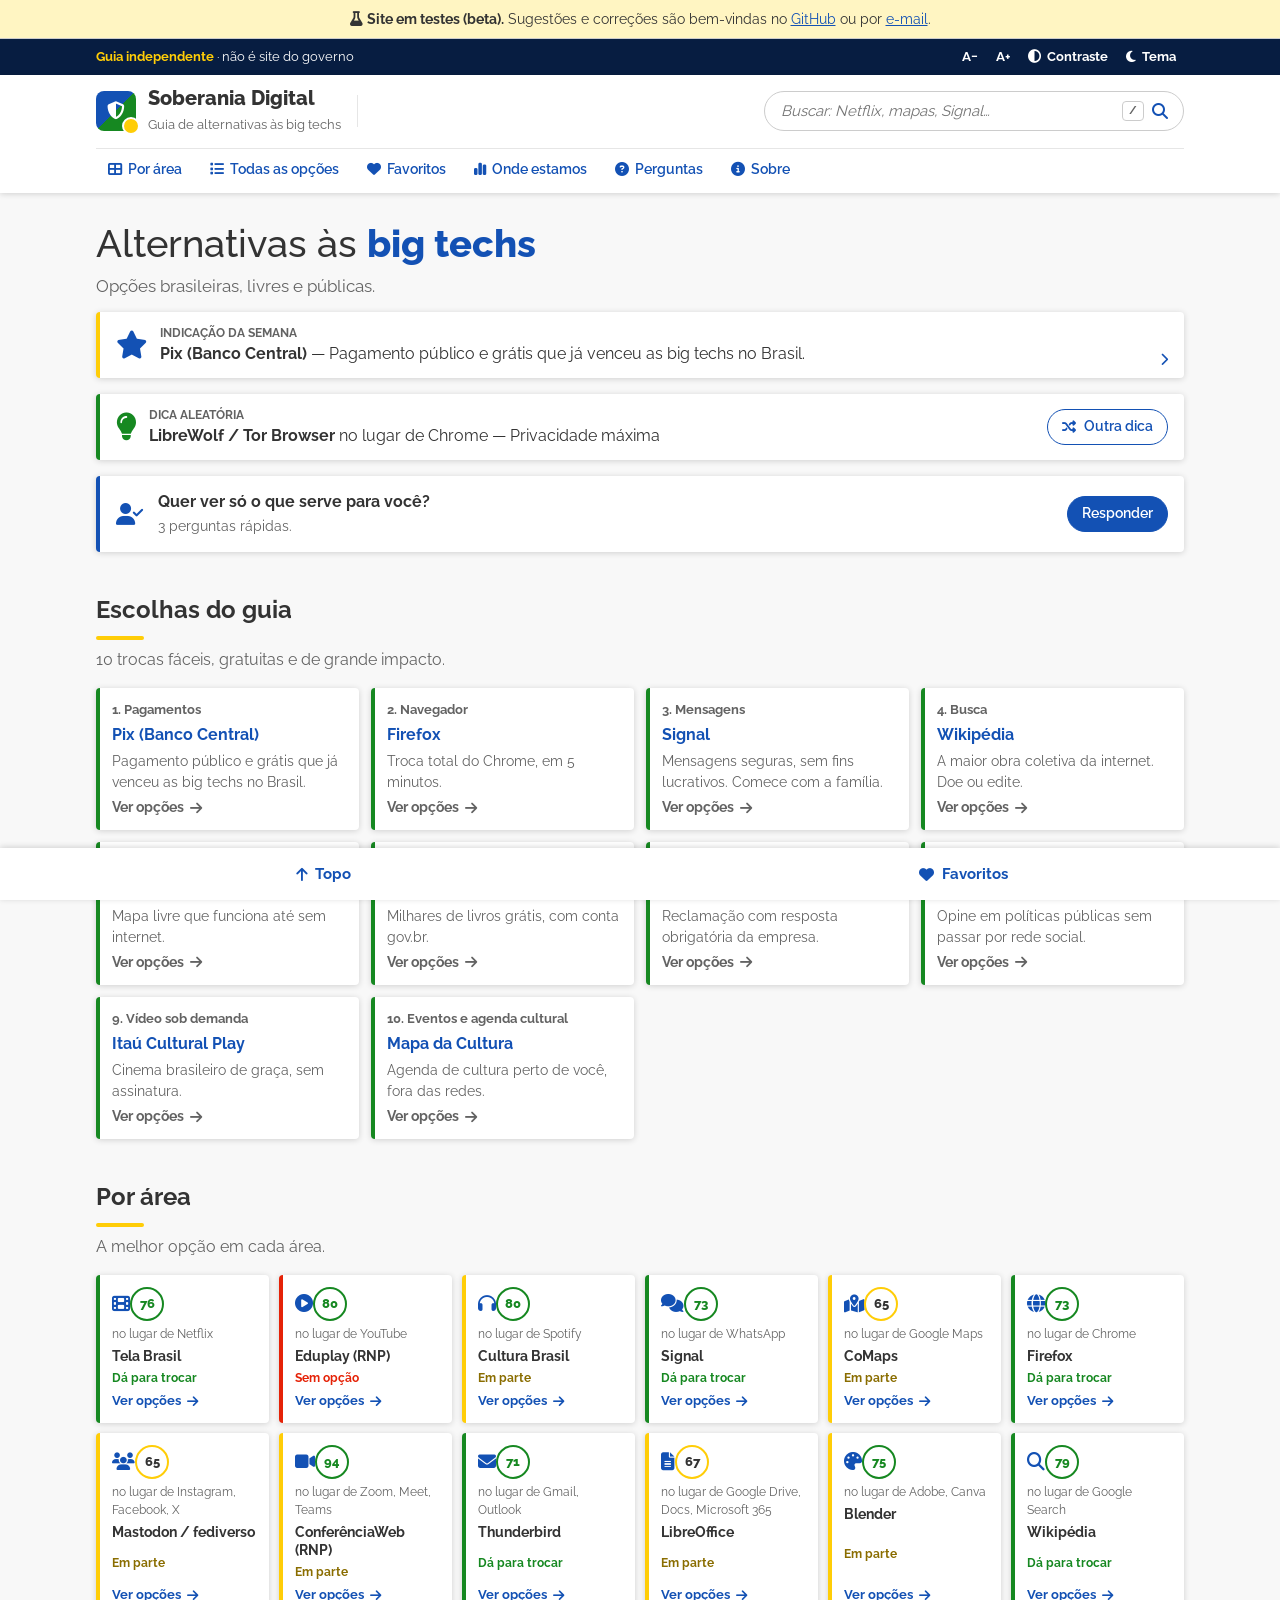
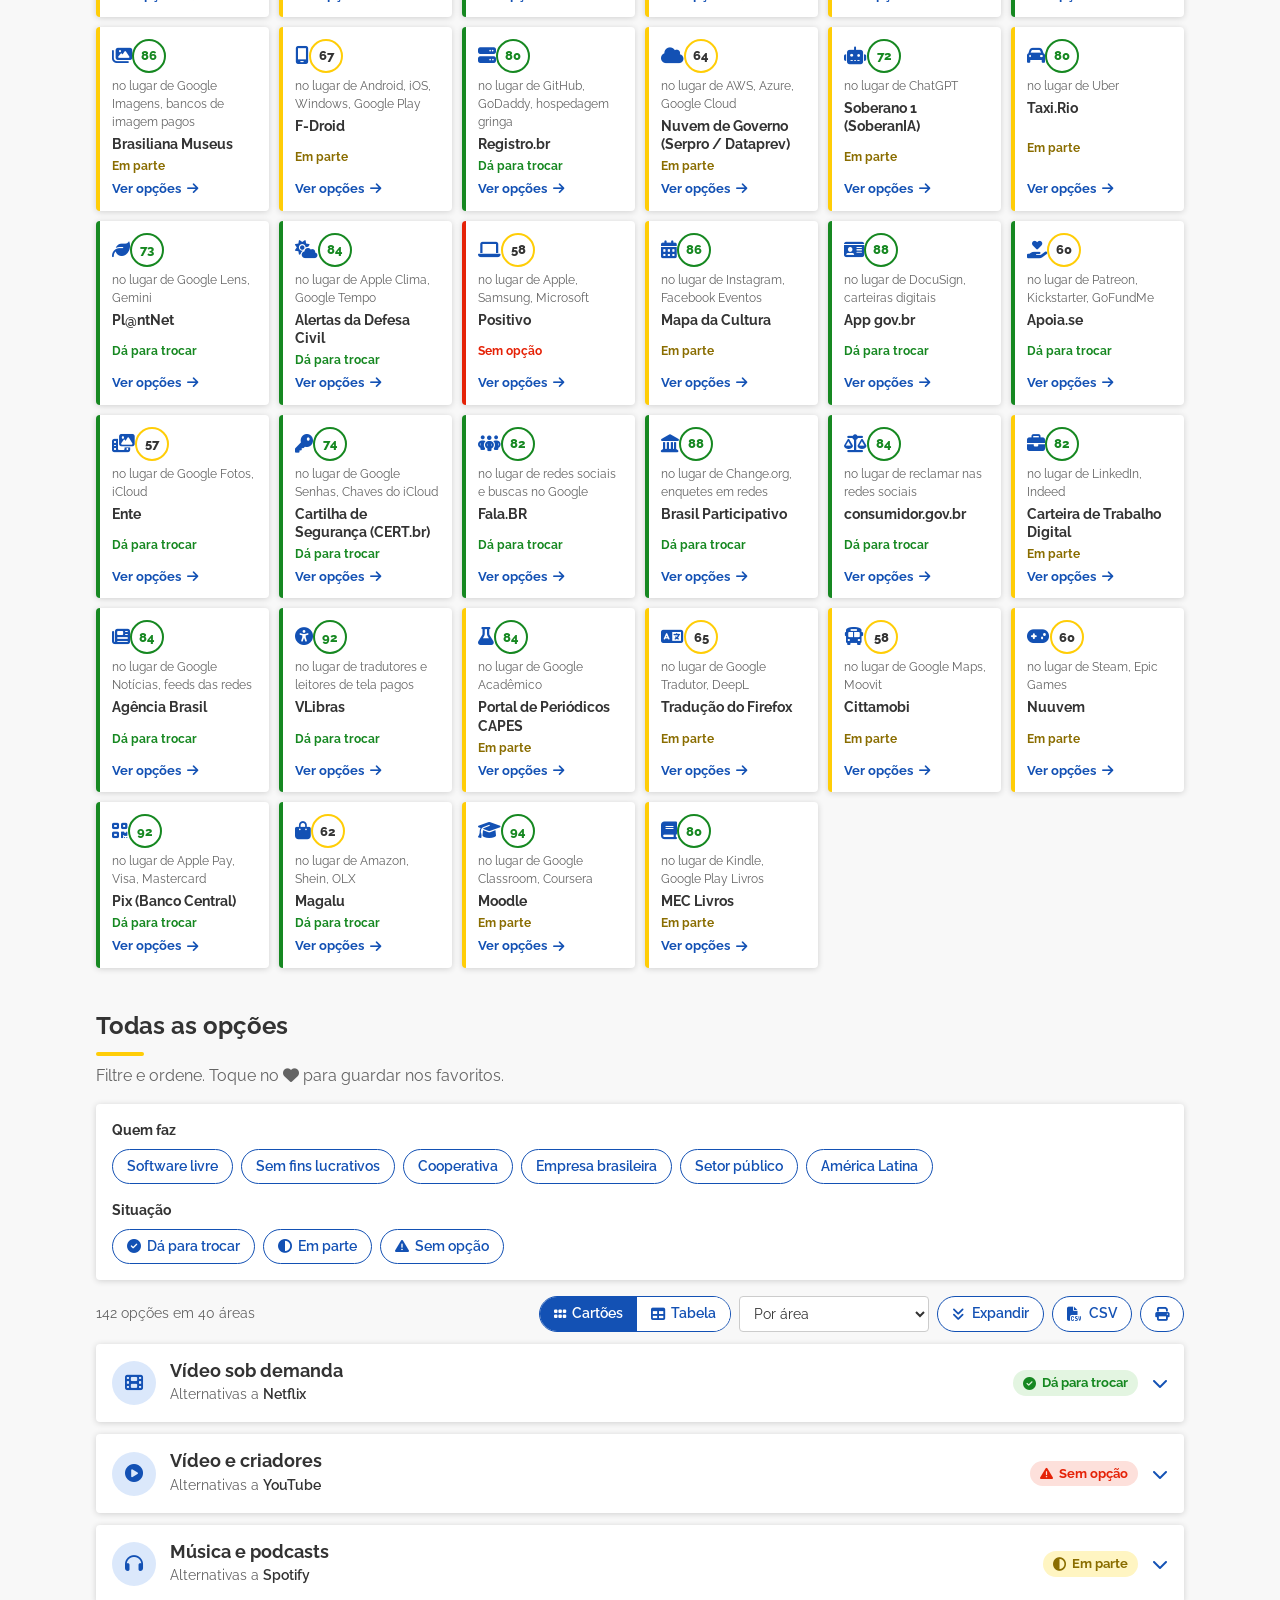
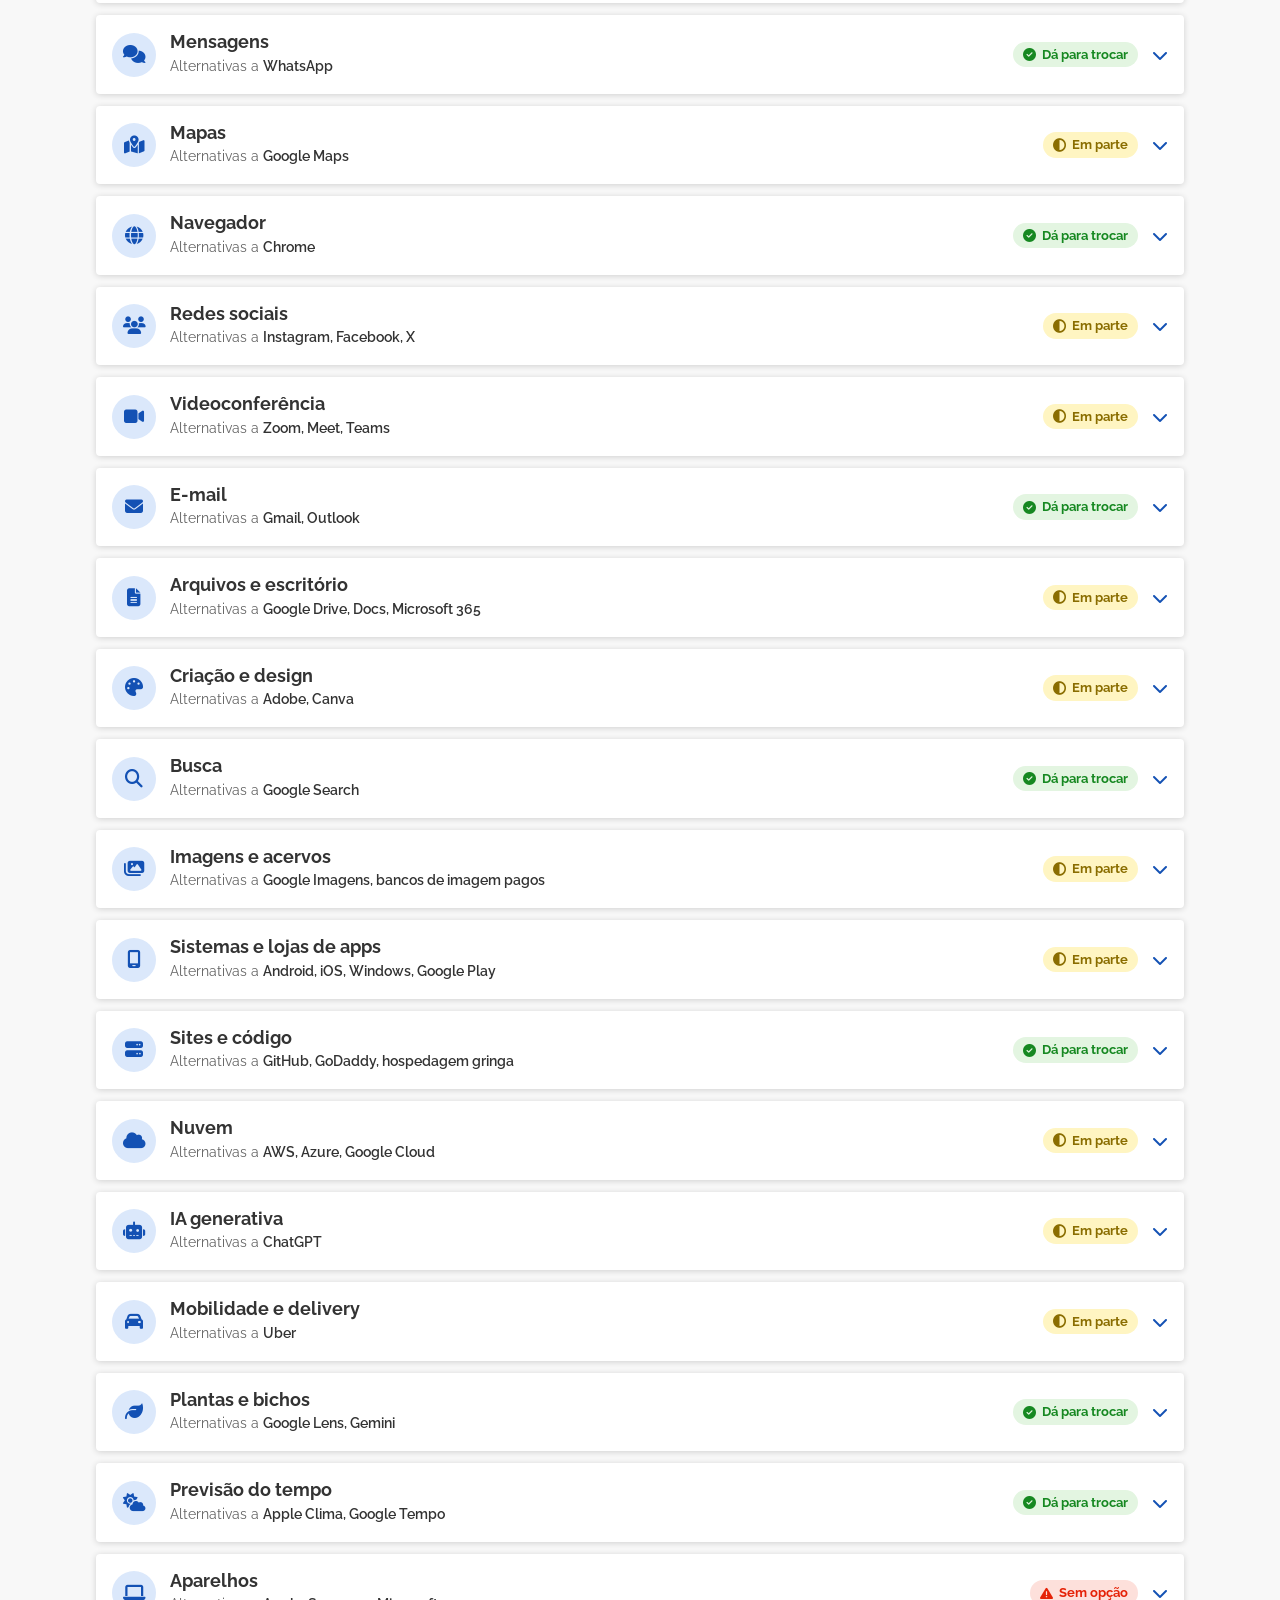
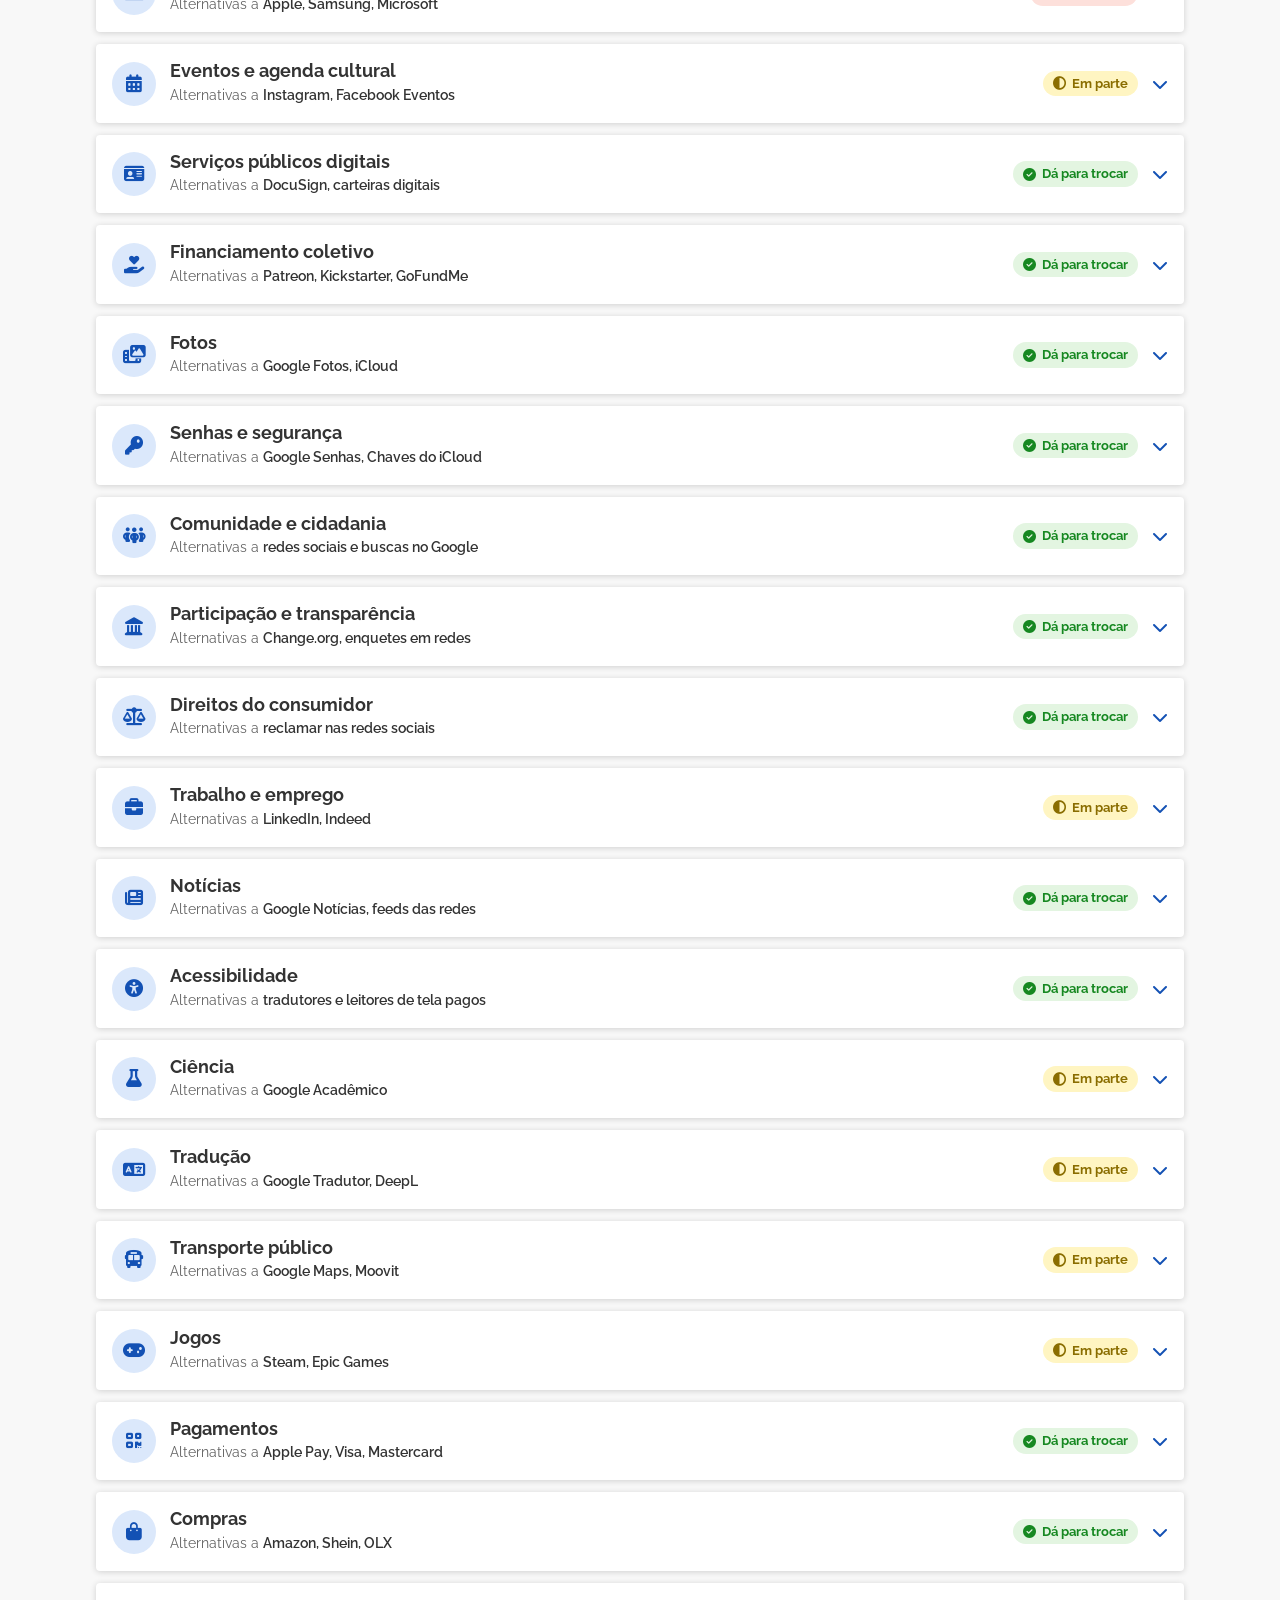
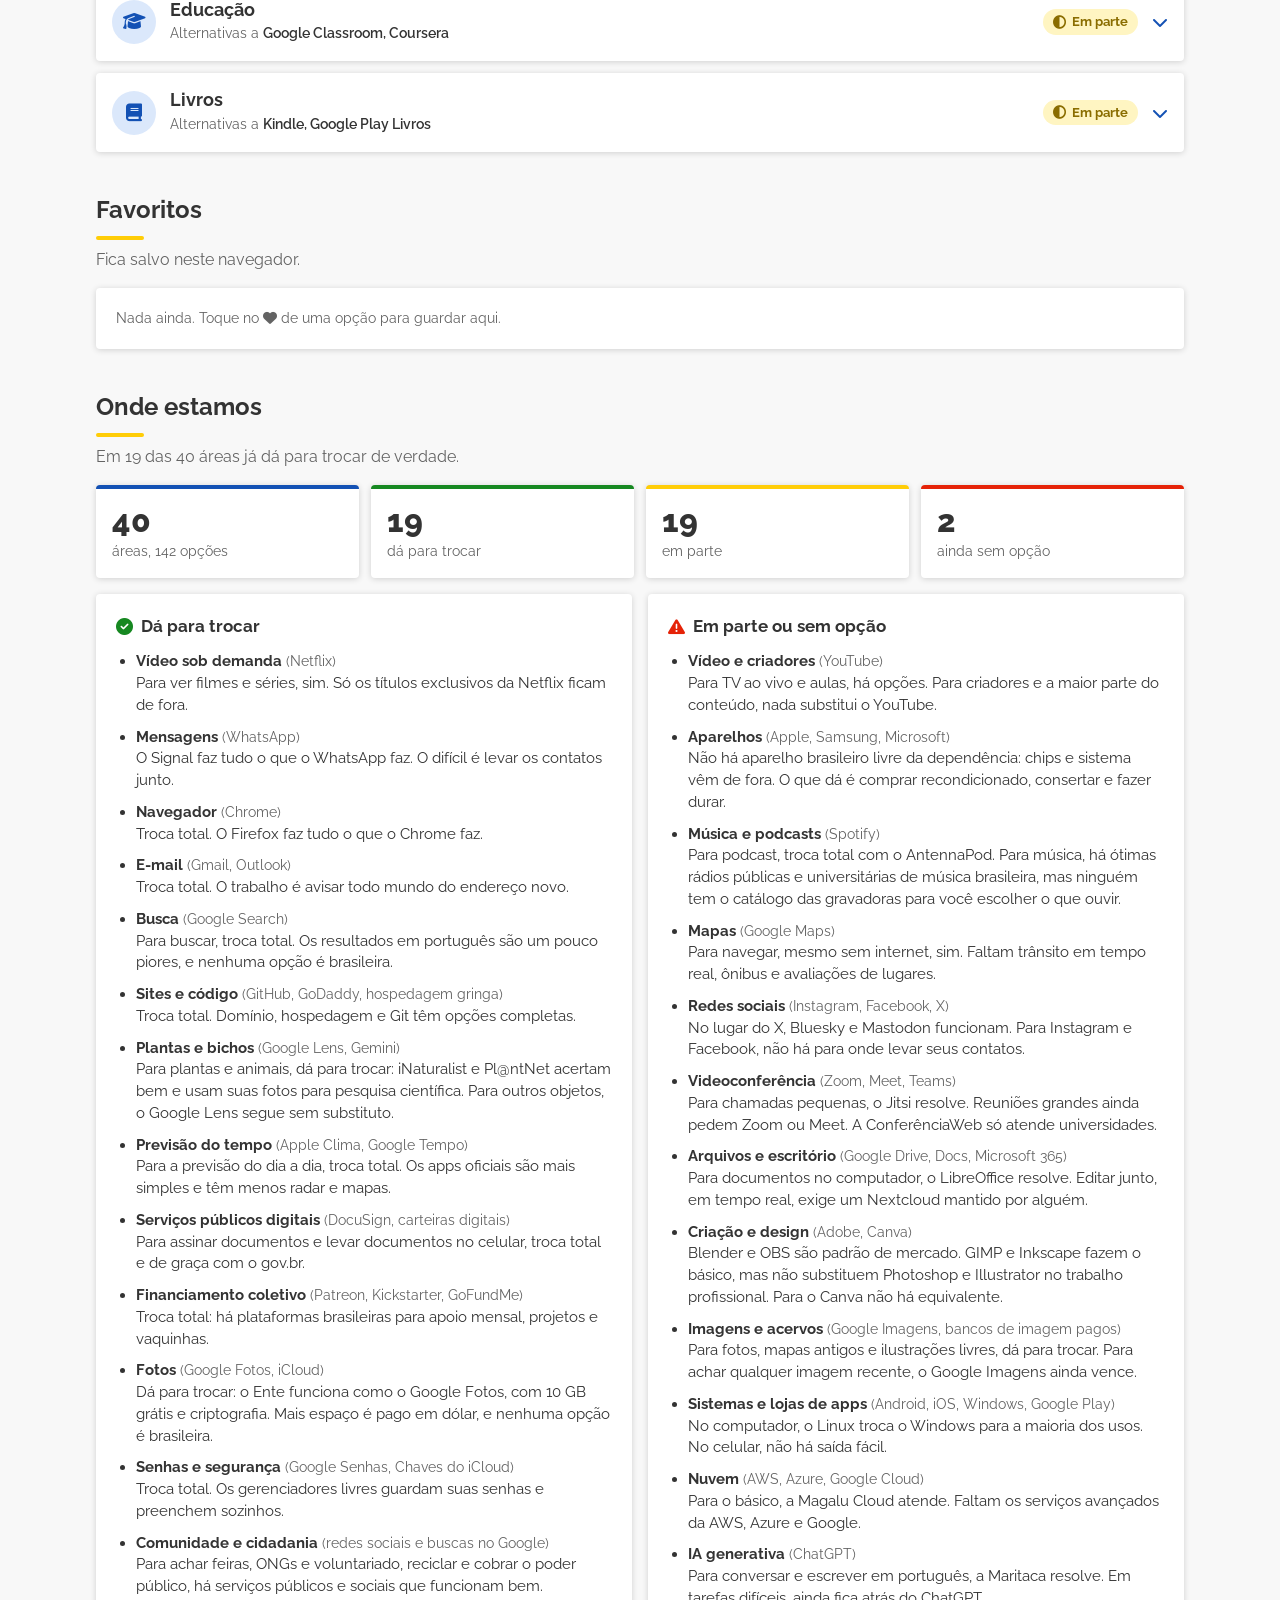
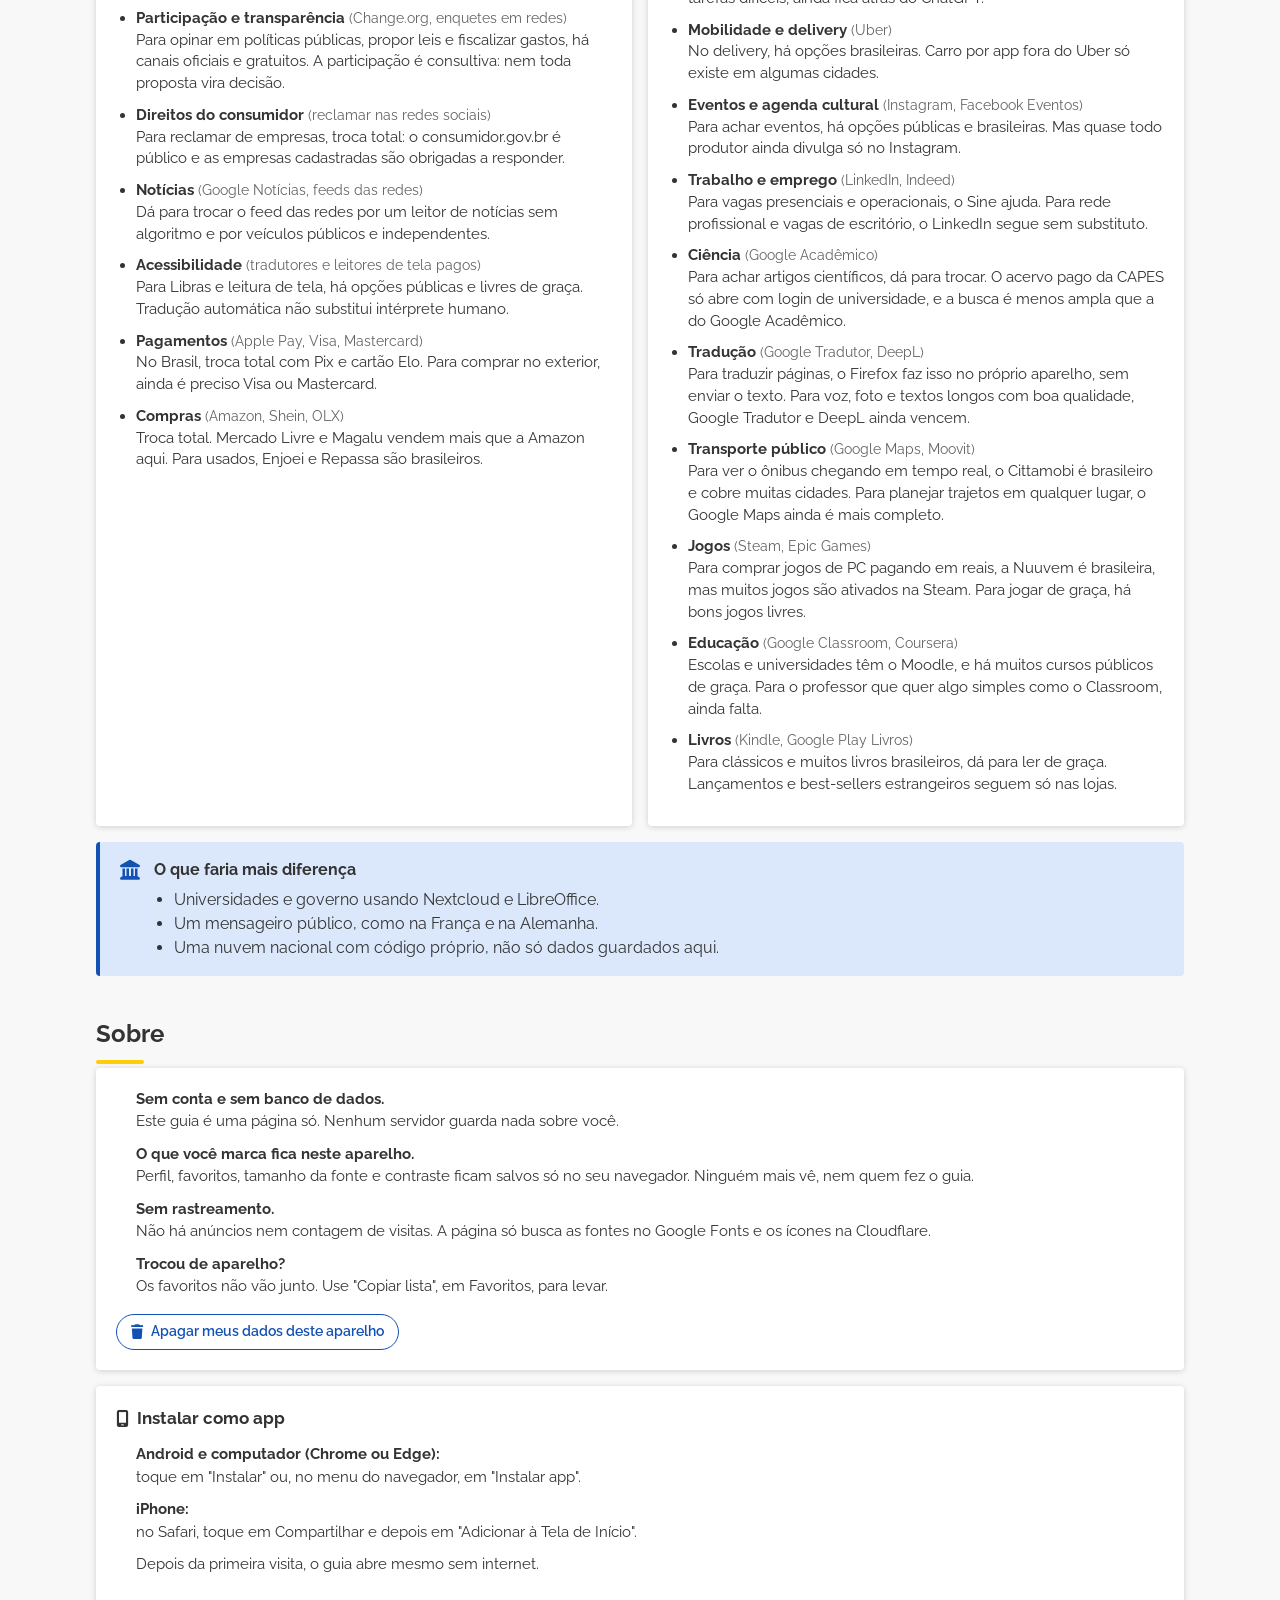
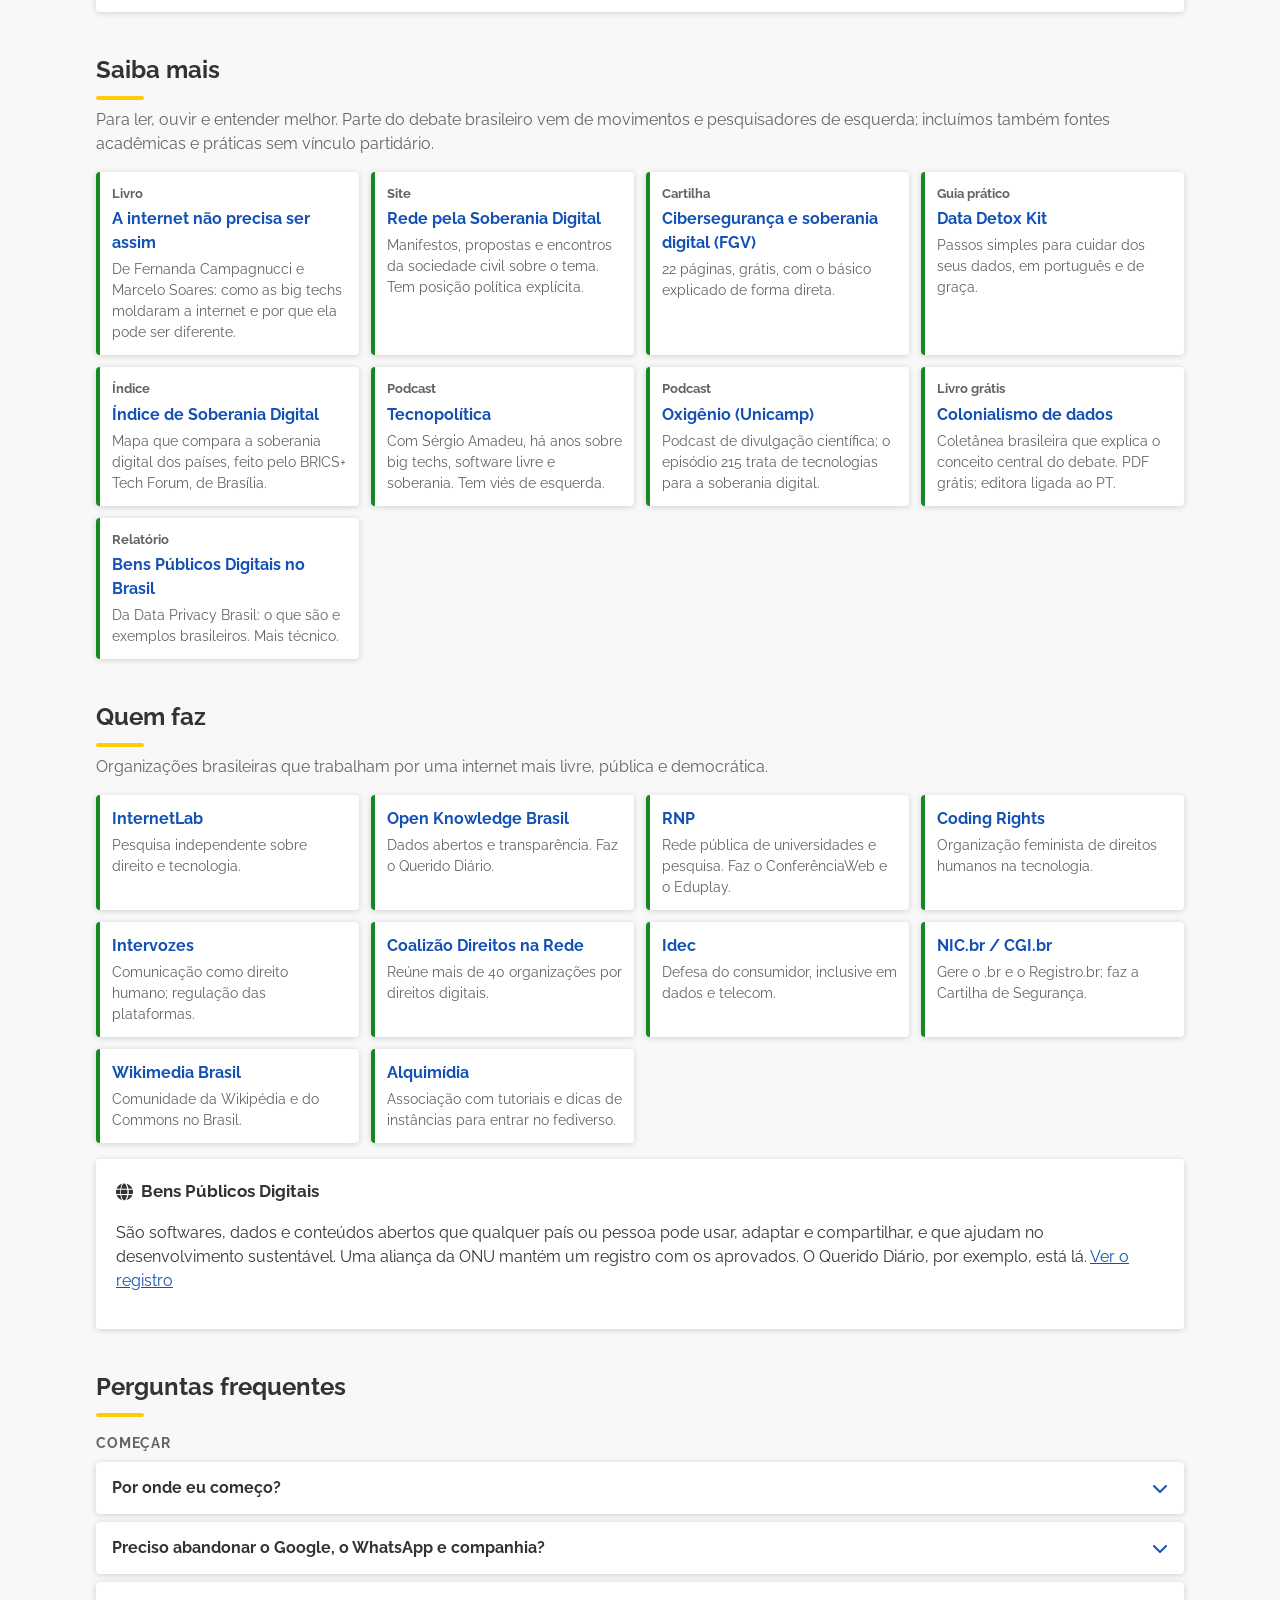
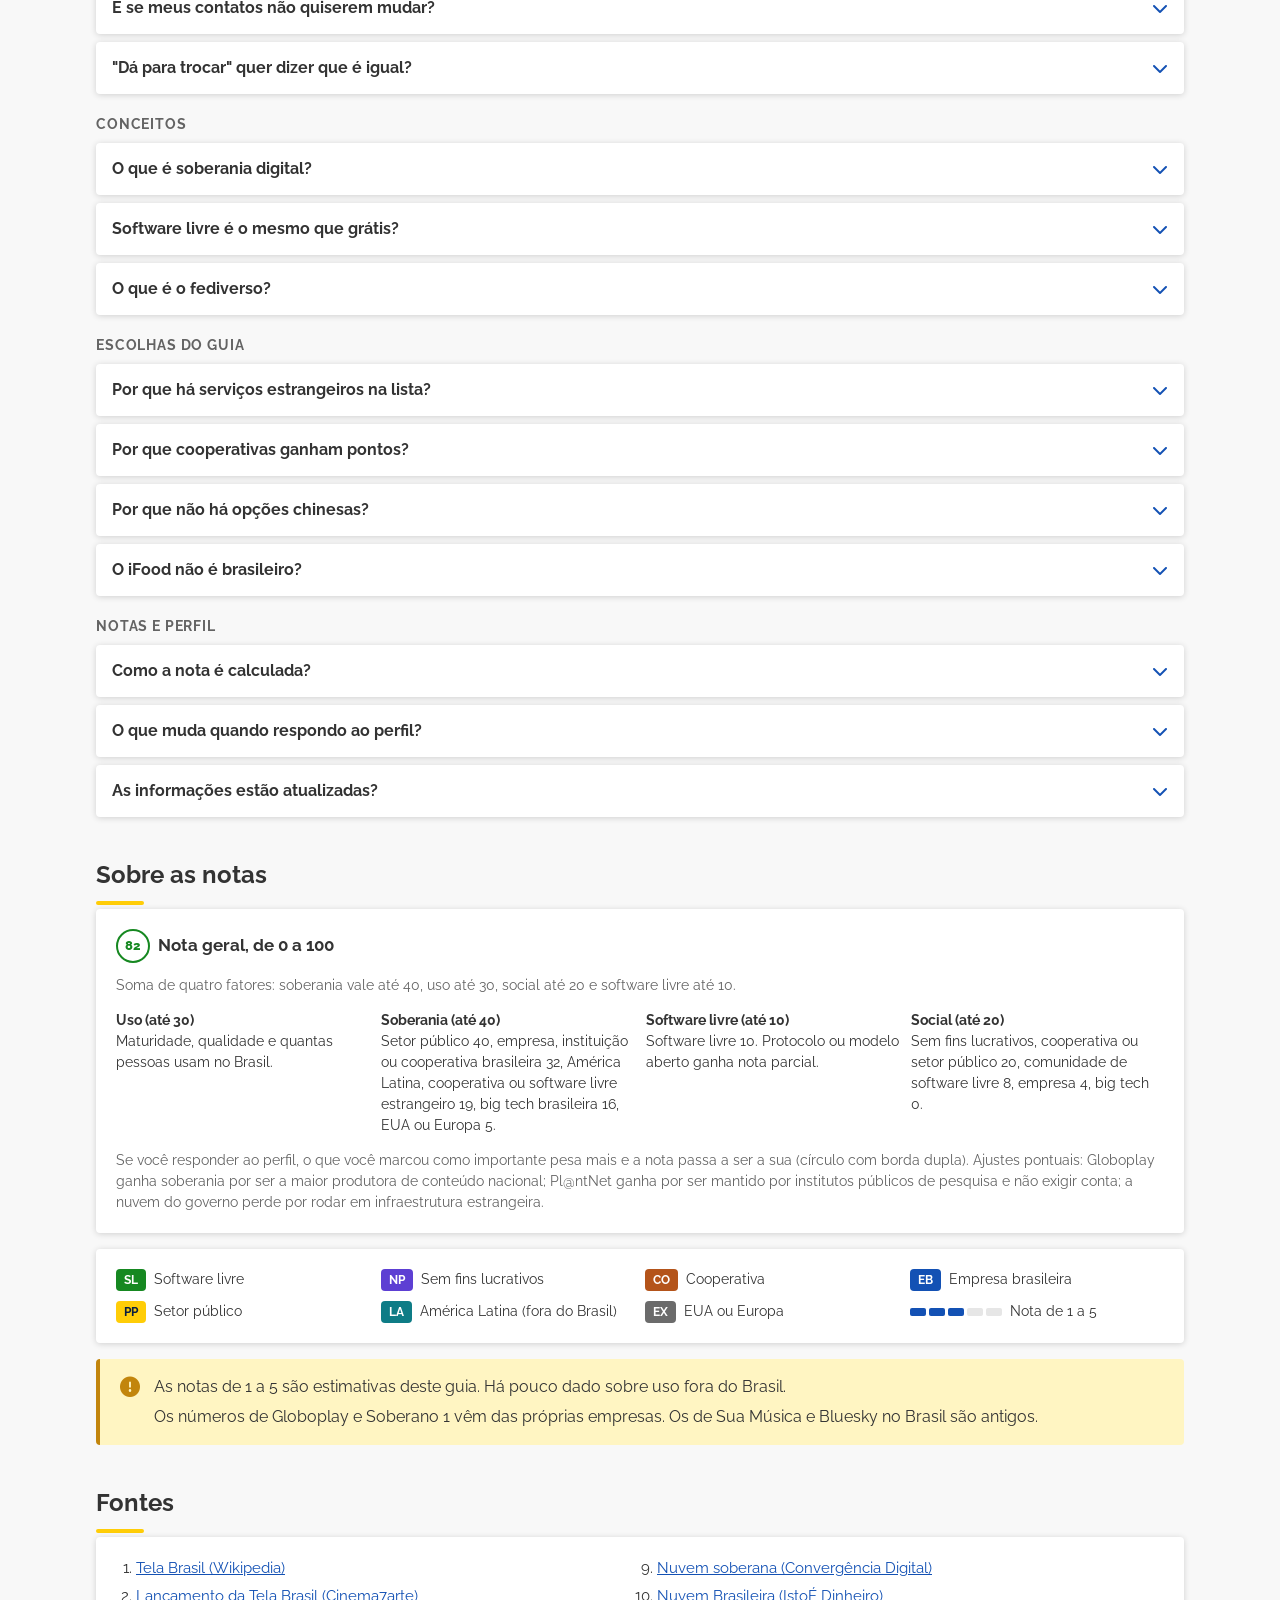
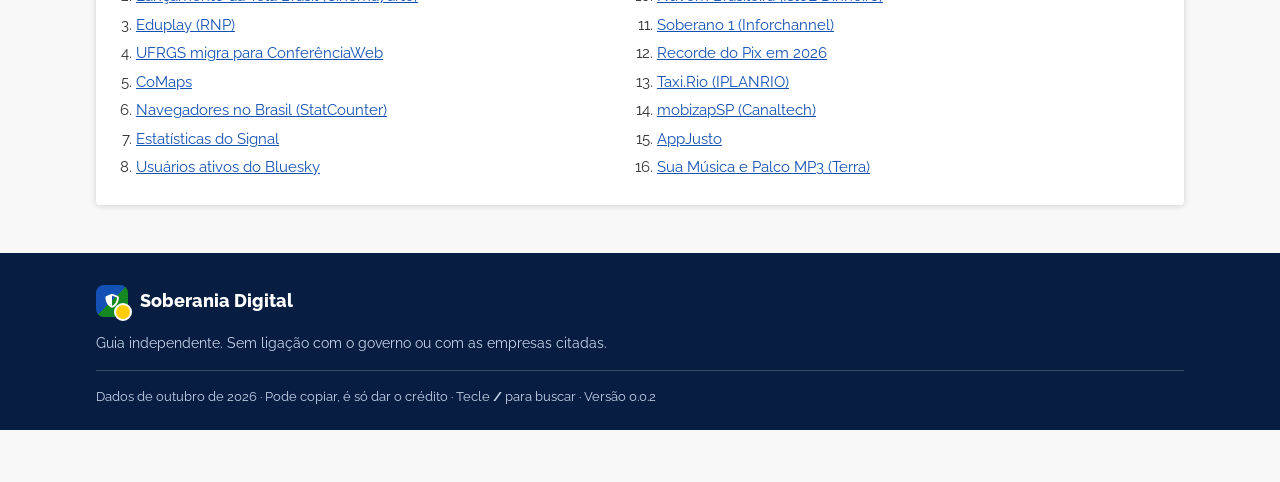
<file: index.html>
<!doctype html>
<html lang="pt-BR">
<head>
<meta charset="utf-8">
<meta name="viewport" content="width=device-width, initial-scale=1">
<title>Soberania Digital: alternativas brasileiras e livres às big techs</title>
<meta name="description" content="Alternativas nacionais, livres e públicas ao WhatsApp, Gmail, Google Drive, Netflix e outros serviços das big techs.">
<!-- ponytail: hosted at tiago.bio.br; change all occurrences (here, robots.txt, sitemap.xml) if hosted elsewhere -->
<link rel="canonical" href="https://tiago.bio.br/soberania-digital/">
<meta property="og:type" content="website">
<meta property="og:locale" content="pt_BR">
<meta property="og:site_name" content="Soberania Digital">
<meta property="og:title" content="Soberania Digital: alternativas às big techs">
<meta property="og:description" content="Alternativas nacionais, livres e públicas ao WhatsApp, Gmail, Google Drive, Netflix e outros serviços das big techs.">
<meta property="og:url" content="https://tiago.bio.br/soberania-digital/">
<meta property="og:image" content="https://tiago.bio.br/soberania-digital/og-image.png">
<meta property="og:image:width" content="1200">
<meta property="og:image:height" content="630">
<meta property="og:image:alt" content="Soberania Digital: alternativas brasileiras e livres às big techs">
<meta name="twitter:card" content="summary_large_image">
<!--ld-->
<script type="application/ld+json">{"@context":"https://schema.org","@type":"WebSite","name":"Soberania Digital","url":"https://tiago.bio.br/soberania-digital/","inLanguage":"pt-BR","description":"Guia de alternativas nacionais, livres e públicas aos serviços das big techs.","mainEntity":{"@type":"ItemList","numberOfItems":142,"itemListElement":[{"@type":"ListItem","position":1,"name":"Globoplay","description":"Alternativa a Netflix. O maior do Brasil","url":"https://globoplay.globo.com"},{"@type":"ListItem","position":2,"name":"Tela Brasil","description":"Alternativa a Netflix. Grátis e sem anúncios","url":"https://telabrasil.cultura.gov.br"},{"@type":"ListItem","position":3,"name":"Belas Artes à La Carte","description":"Alternativa a Netflix. Clássicos e filmes de arte, barato","url":"https://www.belasartesalacarte.com.br"},{"@type":"ListItem","position":4,"name":"Itaú Cultural Play","description":"Alternativa a Netflix. Só cinema brasileiro, grátis e com ótima curadoria","url":"https://www.itauculturalplay.com.br"},{"@type":"ListItem","position":5,"name":"Sesc Digital","description":"Alternativa a Netflix. Filmes, shows, teatro e cursos de graça","url":"https://sesc.digital"},{"@type":"ListItem","position":6,"name":"Spcine Play","description":"Alternativa a Netflix. Cinema paulista grátis, da Prefeitura de São Paulo","url":"https://www.spcineplay.com.br"},{"@type":"ListItem","position":7,"name":"Cine Humberto Mauro Mais","description":"Alternativa a Netflix. Clássicos e filmes raros, restaurados, do governo de Minas","url":"https://www.cinehumbertomauromais.com"},{"@type":"ListItem","position":8,"name":"Libreflix","description":"Alternativa a Netflix. Filmes independentes com licença livre","url":"https://libreflix.org"},{"@type":"ListItem","position":9,"name":"Ubuplay","description":"Alternativa a Netflix. Cinema de realizadores negros, da UFF","url":"https://www.ubuplay.com"},{"@type":"ListItem","position":10,"name":"TV Brasil Play","description":"Alternativa a Netflix. Grátis: programação da TV pública","url":"https://www.gov.br/pt-br/servicos/acessar-gratuitamente-programas-da-tv-brasil-via-aplicativo-ebc-play"},{"@type":"ListItem","position":11,"name":"Cultura Play","description":"Alternativa a Netflix. Grátis, com o acervo da TV Cultura","url":"https://culturaplay.tvcultura.com.br"},{"@type":"ListItem","position":12,"name":"PeerTube","description":"Alternativa a YouTube. Sem anúncios e sem dono","url":"https://joinpeertube.org"},{"@type":"ListItem","position":13,"name":"Eduplay (RNP)","description":"Alternativa a YouTube. Mais de 90 mil vídeos de universidades","url":"https://eduplay.rnp.br"},{"@type":"ListItem","position":14,"name":"Apps de TV aberta (Globoplay grátis, +SBT, RecordPlus, Bandplay)","description":"Alternativa a YouTube. TV ao vivo de graça"},{"@type":"ListItem","position":15,"name":"AntennaPod","description":"Alternativa a Spotify. Podcasts sem conta nem rastreio","url":"https://antennapod.org"},{"@type":"ListItem","position":16,"name":"Palco MP3","description":"Alternativa a Spotify. Muita música independente","url":"https://www.palcomp3.com.br"},{"@type":"ListItem","position":17,"name":"Sua Música","description":"Alternativa a Spotify. Forte em forró e arrocha","url":"https://suamusica.com.br"},{"@type":"ListItem","position":18,"name":"Rádios EBC","description":"Alternativa a Spotify. Rádios públicas ao vivo, como MEC e Nacional"},{"@type":"ListItem","position":19,"name":"Rádio Batuta (IMS)","description":"Alternativa a Spotify. Web rádios de música brasileira do Instituto Moreira Salles, sem anúncios","url":"https://radiobatuta.ims.com.br"},{"@type":"ListItem","position":20,"name":"Cultura Brasil","description":"Alternativa a Spotify. Rádio pública paulista dedicada à música brasileira","url":"https://culturabrasil.cmais.com.br"},{"@type":"ListItem","position":21,"name":"Rádios universitárias e estaduais","description":"Alternativa a Spotify. Rádio USP, UFMG Educativa, Inconfidência e outras, com muita música brasileira"},{"@type":"ListItem","position":22,"name":"Signal","description":"Alternativa a WhatsApp. O mais seguro; quase não guarda dados","url":"https://signal.org"},{"@type":"ListItem","position":23,"name":"Matrix / Element","description":"Alternativa a WhatsApp. Dá para ter servidor próprio","url":"https://element.io"},{"@type":"ListItem","position":24,"name":"Delta Chat","description":"Alternativa a WhatsApp. Mensageiro livre que usa o e-mail, sem número de telefone","url":"https://delta.chat"},{"@type":"ListItem","position":25,"name":"CoMaps","description":"Alternativa a Google Maps. Funciona sem internet e usa o mapa aberto do OpenStreetMap","url":"https://www.comaps.app"},{"@type":"ListItem","position":26,"name":"Firefox","description":"Alternativa a Chrome. O único grande que não é do Google","url":"https://www.mozilla.org/firefox/"},{"@type":"ListItem","position":27,"name":"LibreWolf / Tor Browser","description":"Alternativa a Chrome. Privacidade máxima","url":"https://www.torproject.org"},{"@type":"ListItem","position":28,"name":"Firefox Focus","description":"Alternativa a Chrome. Navegador de celular que apaga tudo ao fechar","url":"https://www.mozilla.org/firefox/browsers/mobile/focus/"},{"@type":"ListItem","position":29,"name":"Mastodon / fediverso","description":"Alternativa a Instagram, Facebook, X. Sem dono e sem anúncios","url":"https://joinmastodon.org"},{"@type":"ListItem","position":30,"name":"Bluesky","description":"Alternativa a Instagram, Facebook, X. A alternativa ao X, sem ligação com Musk; virou o destino de quem saiu de lá","url":"https://bsky.app"},{"@type":"ListItem","position":31,"name":"Pixelfed","description":"Alternativa a Instagram, Facebook, X. Instagram sem anúncios","url":"https://pixelfed.org"},{"@type":"ListItem","position":32,"name":"Blog pessoal","description":"Alternativa a Instagram, Facebook, X. Seu canto na internet, sem algoritmo e sem dono"},{"@type":"ListItem","position":33,"name":"ConferênciaWeb (RNP)","description":"Alternativa a Zoom, Meet, Teams. Grátis para universidades","url":"https://conferenciaweb.rnp.br"},{"@type":"ListItem","position":34,"name":"Mconf","description":"Alternativa a Zoom, Meet, Teams. Brasileira; usada até na Justiça","url":"https://elos.vc"},{"@type":"ListItem","position":35,"name":"Jitsi Meet","description":"Alternativa a Zoom, Meet, Teams. Não precisa de conta","url":"https://meet.jit.si"},{"@type":"ListItem","position":36,"name":"BigBlueButton","description":"Alternativa a Zoom, Meet, Teams. Livre e feito para aula; é a base da ConferênciaWeb e do Mconf","url":"https://bigbluebutton.org"},{"@type":"ListItem","position":37,"name":"Provedores BR (Locaweb, UOL)","description":"Alternativa a Gmail, Outlook. Dados ficam no Brasil","url":"https://www.locaweb.com.br"},{"@type":"ListItem","position":38,"name":"Proton / Tuta","description":"Alternativa a Gmail, Outlook. E-mail com criptografia","url":"https://proton.me"},{"@type":"ListItem","position":39,"name":"Thunderbird","description":"Alternativa a Gmail, Outlook. Programa de e-mail livre que junta várias contas","url":"https://www.thunderbird.net"},{"@type":"ListItem","position":40,"name":"LibreOffice","description":"Alternativa a Google Drive, Docs, Microsoft 365. Grátis e funciona sem internet","url":"https://pt-br.libreoffice.org"},{"@type":"ListItem","position":41,"name":"Nextcloud + Collabora / ONLYOFFICE","description":"Alternativa a Google Drive, Docs, Microsoft 365. Seu próprio Drive","url":"https://nextcloud.com"},{"@type":"ListItem","position":42,"name":"CryptPad","description":"Alternativa a Google Drive, Docs, Microsoft 365. Documentos colaborativos com criptografia, sem cadastro","url":"https://cryptpad.org"},{"@type":"ListItem","position":43,"name":"Blender","description":"Alternativa a Adobe, Canva. Referência mundial em 3D e animação","url":"https://www.blender.org"},{"@type":"ListItem","position":44,"name":"OBS Studio","description":"Alternativa a Adobe, Canva. Padrão para gravar a tela e fazer live","url":"https://obsproject.com"},{"@type":"ListItem","position":45,"name":"Inkscape","description":"Alternativa a Adobe, Canva. Desenho vetorial, no lugar do Illustrator","url":"https://inkscape.org"},{"@type":"ListItem","position":46,"name":"GIMP","description":"Alternativa a Adobe, Canva. Edita foto de graça, no lugar do Photoshop","url":"https://www.gimp.org"},{"@type":"ListItem","position":47,"name":"DuckDuckGo","description":"Alternativa a Google Search. Não rastreia","url":"https://duckduckgo.com"},{"@type":"ListItem","position":48,"name":"Ecosia / Qwant","description":"Alternativa a Google Search. Europeus","url":"https://www.ecosia.org"},{"@type":"ListItem","position":49,"name":"Wikipédia","description":"Alternativa a Google Search. Resolve boa parte das buscas por informação","url":"https://pt.wikipedia.org"},{"@type":"ListItem","position":50,"name":"SearXNG","description":"Alternativa a Google Search. Buscador livre que junta resultados sem rastrear","url":"https://docs.searxng.org"},{"@type":"ListItem","position":51,"name":"Wikimedia Commons","description":"Alternativa a Google Imagens, bancos de imagem pagos. Mais de 50 milhões de imagens, vídeos e sons livres","url":"https://commons.wikimedia.org"},{"@type":"ListItem","position":52,"name":"Brasiliana Fotográfica","description":"Alternativa a Google Imagens, bancos de imagem pagos. Fotos históricas do Brasil, dos séculos 19 e 20","url":"https://brasilianafotografica.bn.gov.br"},{"@type":"ListItem","position":53,"name":"Brasiliana Museus","description":"Alternativa a Google Imagens, bancos de imagem pagos. Acervos de museus públicos, em software livre brasileiro","url":"https://brasiliana.museus.gov.br"},{"@type":"ListItem","position":54,"name":"Linux desktop (Ubuntu, Fedora, Debian, BigLinux)","description":"Alternativa a Android, iOS, Windows, Google Play. Grátis; roda em PC velho","url":"https://ubuntu.com"},{"@type":"ListItem","position":55,"name":"/e/OS, LineageOS, GrapheneOS","description":"Alternativa a Android, iOS, Windows, Google Play. Android sem Google","url":"https://e.foundation"},{"@type":"ListItem","position":56,"name":"F-Droid","description":"Alternativa a Android, iOS, Windows, Google Play. Só apps livres e checados","url":"https://f-droid.org"},{"@type":"ListItem","position":57,"name":"Registro.br","description":"Alternativa a GitHub, GoDaddy, hospedagem gringa. Domínio .br por R$ 40 ao ano, com DNS grátis","url":"https://registro.br"},{"@type":"ListItem","position":58,"name":"Hospedagem brasileira (KingHost, Locaweb, Homehost)","description":"Alternativa a GitHub, GoDaddy, hospedagem gringa. Site hospedado no Brasil a partir de uns R$ 8 por mês"},{"@type":"ListItem","position":59,"name":"Codeberg","description":"Alternativa a GitHub, GoDaddy, hospedagem gringa. Git e páginas grátis, de uma associação sem fins lucrativos","url":"https://codeberg.org"},{"@type":"ListItem","position":60,"name":"Nuvem de Governo (Serpro / Dataprev)","description":"Alternativa a AWS, Azure, Google Cloud. Dados do governo ficam no país"},{"@type":"ListItem","position":61,"name":"Magalu Cloud","description":"Alternativa a AWS, Azure, Google Cloud. Nuvem brasileira de verdade, com dados e empresa daqui","url":"https://magalu.cloud"},{"@type":"ListItem","position":62,"name":"Maritaca AI (Sabiá)","description":"Alternativa a ChatGPT. Brasileira e muito boa em português","url":"https://www.maritaca.ai"},{"@type":"ListItem","position":63,"name":"Soberano 1 (SoberanIA)","description":"Alternativa a ChatGPT. Treinado em português"},{"@type":"ListItem","position":64,"name":"Amazônia IA (WideLabs)","description":"Alternativa a ChatGPT. Modelo brasileiro treinado em português"},{"@type":"ListItem","position":65,"name":"inference.coop","description":"Alternativa a ChatGPT. Cooperativa: os membros decidem quais modelos abertos oferecer","url":"https://inference.coop"},{"@type":"ListItem","position":66,"name":"iFood","description":"Alternativa a Uber. Nasceu e opera no Brasil, com sede em Osasco (SP)","url":"https://www.ifood.com.br"},{"@type":"ListItem","position":67,"name":"Rappi","description":"Alternativa a Uber. Latino-americana; concorre com o iFood","url":"https://www.rappi.com.br"},{"@type":"ListItem","position":68,"name":"Taxi.Rio","description":"Alternativa a Uber. Sem taxa para o taxista","url":"https://www.iplan.rio/produtos/taxi-rio"},{"@type":"ListItem","position":69,"name":"CoopFood (GO)","description":"Alternativa a Uber. Taxa baixa; paga melhor o entregador"},{"@type":"ListItem","position":70,"name":"aiqfome","description":"Alternativa a Uber. Delivery brasileiro, forte no interior; é do Magalu","url":"https://www.aiqfome.com"},{"@type":"ListItem","position":71,"name":"Garupa","description":"Alternativa a Uber. Carro por app brasileiro, forte em cidades médias","url":"https://www.garupa.co"},{"@type":"ListItem","position":72,"name":"iNaturalist","description":"Alternativa a Google Lens, Gemini. Identifica plantas, bichos e fungos, com ajuda de especialistas","url":"https://www.inaturalist.org"},{"@type":"ListItem","position":73,"name":"Pl@ntNet","description":"Alternativa a Google Lens, Gemini. Identifica plantas por foto, feito por institutos de pesquisa franceses","url":"https://plantnet.org"},{"@type":"ListItem","position":74,"name":"INMET","description":"Alternativa a Apple Clima, Google Tempo. Previsão oficial do instituto de meteorologia, com avisos","url":"https://portal.inmet.gov.br"},{"@type":"ListItem","position":75,"name":"CPTEC/INPE","description":"Alternativa a Apple Clima, Google Tempo. Previsão e imagens de satélite do INPE","url":"https://www.cptec.inpe.br"},{"@type":"ListItem","position":76,"name":"Alertas da Defesa Civil","description":"Alternativa a Apple Clima, Google Tempo. Avisa de chuva forte e desastres no celular"},{"@type":"ListItem","position":77,"name":"MetSul","description":"Alternativa a Apple Clima, Google Tempo. Meteorologia brasileira, forte no Sul","url":"https://metsul.com"},{"@type":"ListItem","position":78,"name":"Climatempo","description":"Alternativa a Apple Clima, Google Tempo. O app de tempo mais usado no Brasil","url":"https://www.climatempo.com.br"},{"@type":"ListItem","position":79,"name":"Positivo","description":"Alternativa a Apple, Samsung, Microsoft. Computadores feitos no Brasil, com assistência no país todo","url":"https://www.positivotecnologia.com.br"},{"@type":"ListItem","position":80,"name":"Celular recondicionado","description":"Alternativa a Apple, Samsung, Microsoft. Celular revisado e com garantia, bem mais barato que novo"},{"@type":"ListItem","position":81,"name":"Mapa da Cultura","description":"Alternativa a Instagram, Facebook Eventos. Agenda e cadastro cultural do governo, em software livre brasileiro","url":"https://mapa.cultura.gov.br"},{"@type":"ListItem","position":82,"name":"Sympla","description":"Alternativa a Instagram, Facebook Eventos. A maior plataforma brasileira de ingressos e eventos","url":"https://www.sympla.com.br"},{"@type":"ListItem","position":83,"name":"Mobilizon","description":"Alternativa a Instagram, Facebook Eventos. Eventos e grupos no fediverso, sem anúncios","url":"https://mobilizon.org"},{"@type":"ListItem","position":84,"name":"Assinador gov.br","description":"Alternativa a DocuSign, carteiras digitais. Assina documentos com validade legal, de graça","url":"https://assinador.iti.br"},{"@type":"ListItem","position":85,"name":"App gov.br","description":"Alternativa a DocuSign, carteiras digitais. Centenas de serviços públicos e documentos no celular","url":"https://www.gov.br"},{"@type":"ListItem","position":86,"name":"Meu SUS Digital","description":"Alternativa a DocuSign, carteiras digitais. Vacinas, exames e receitas do SUS no celular","url":"https://meususdigital.saude.gov.br"},{"@type":"ListItem","position":87,"name":"Apoia.se","description":"Alternativa a Patreon, Kickstarter, GoFundMe. Apoio mensal a criadores, como o Patreon","url":"https://apoia.se"},{"@type":"ListItem","position":88,"name":"Catarse","description":"Alternativa a Patreon, Kickstarter, GoFundMe. Financiamento de projetos culturais e criativos","url":"https://www.catarse.me"},{"@type":"ListItem","position":89,"name":"Benfeitoria","description":"Alternativa a Patreon, Kickstarter, GoFundMe. Projetos de impacto social e campanhas de ONGs","url":"https://benfeitoria.com"},{"@type":"ListItem","position":90,"name":"Vakinha","description":"Alternativa a Patreon, Kickstarter, GoFundMe. Vaquinhas para causas pessoais, como o GoFundMe","url":"https://www.vakinha.com.br"},{"@type":"ListItem","position":91,"name":"Ente","description":"Alternativa a Google Fotos, iCloud. Fotos com criptografia de ponta a ponta e 10 GB grátis","url":"https://ente.com"},{"@type":"ListItem","position":92,"name":"Immich","description":"Alternativa a Google Fotos, iCloud. Parecido com o Google Fotos, com busca por rosto e lugar","url":"https://immich.app"},{"@type":"ListItem","position":93,"name":"Bitwarden","description":"Alternativa a Google Senhas, Chaves do iCloud. Guarda e preenche senhas em todos os aparelhos, de graça","url":"https://bitwarden.com"},{"@type":"ListItem","position":94,"name":"KeePassXC","description":"Alternativa a Google Senhas, Chaves do iCloud. Senhas num arquivo só seu, sem nuvem","url":"https://keepassxc.org"},{"@type":"ListItem","position":95,"name":"Aegis","description":"Alternativa a Google Senhas, Chaves do iCloud. Códigos de verificação em duas etapas, no lugar do Google Authenticator","url":"https://getaegis.app"},{"@type":"ListItem","position":96,"name":"Cartilha de Segurança (CERT.br)","description":"Alternativa a Google Senhas, Chaves do iCloud. Guia brasileiro contra golpes, em linguagem simples","url":"https://cartilha.cert.br"},{"@type":"ListItem","position":97,"name":"Cataki","description":"Alternativa a redes sociais e buscas no Google. Liga você a catadores perto de casa para levar recicláveis","url":"https://www.cataki.org"},{"@type":"ListItem","position":98,"name":"Mapa de Feiras Orgânicas","description":"Alternativa a redes sociais e buscas no Google. Mais de 870 feiras orgânicas e agroecológicas no mapa","url":"https://feirasorganicas.org.br"},{"@type":"ListItem","position":99,"name":"Atados","description":"Alternativa a redes sociais e buscas no Google. Vagas de voluntariado em ONGs perto de você","url":"https://www.atados.com.br"},{"@type":"ListItem","position":100,"name":"Mapa das OSCs","description":"Alternativa a redes sociais e buscas no Google. Mapa oficial de ONGs e associações de todo o país","url":"https://mapaosc.ipea.gov.br"},{"@type":"ListItem","position":101,"name":"Fala.BR","description":"Alternativa a redes sociais e buscas no Google. Reclamações, denúncias e pedidos de informação a órgãos federais","url":"https://falabr.cgu.gov.br"},{"@type":"ListItem","position":102,"name":"Colab","description":"Alternativa a redes sociais e buscas no Google. Manda pedidos à prefeitura, como buraco e iluminação","url":"https://www.colab.com.br"},{"@type":"ListItem","position":103,"name":"CVV","description":"Alternativa a redes sociais e buscas no Google. Apoio emocional gratuito e anônimo, por voluntários","url":"https://cvv.org.br/chat/"},{"@type":"ListItem","position":104,"name":"Brasil Participativo","description":"Alternativa a Change.org, enquetes em redes. Consultas públicas e planos do governo federal, em software livre","url":"https://brasilparticipativo.presidencia.gov.br"},{"@type":"ListItem","position":105,"name":"e-Cidadania (Senado)","description":"Alternativa a Change.org, enquetes em redes. Ideias com 20 mil apoios viram sugestão de lei no Senado","url":"https://www12.senado.leg.br/ecidadania"},{"@type":"ListItem","position":106,"name":"Querido Diário","description":"Alternativa a Change.org, enquetes em redes. Busca nos diários oficiais das prefeituras","url":"https://queridodiario.ok.org.br"},{"@type":"ListItem","position":107,"name":"Portal da Transparência","description":"Alternativa a Change.org, enquetes em redes. Gastos, servidores e convênios do governo federal","url":"https://portaldatransparencia.gov.br"},{"@type":"ListItem","position":108,"name":"consumidor.gov.br","description":"Alternativa a reclamar nas redes sociais. Reclamação direta à empresa, mediada pelo governo","url":"https://www.consumidor.gov.br"},{"@type":"ListItem","position":109,"name":"Reclame Aqui","description":"Alternativa a reclamar nas redes sociais. O site de reclamações mais conhecido do Brasil","url":"https://www.reclameaqui.com.br"},{"@type":"ListItem","position":110,"name":"Carteira de Trabalho Digital","description":"Alternativa a LinkedIn, Indeed. Vagas do Sine perto de você, com aviso no celular","url":"https://www.gov.br/trabalho-e-emprego"},{"@type":"ListItem","position":111,"name":"Agência Brasil","description":"Alternativa a Google Notícias, feeds das redes. Notícias grátis, que qualquer um pode republicar com crédito","url":"https://agenciabrasil.ebc.com.br"},{"@type":"ListItem","position":112,"name":"Agência Pública","description":"Alternativa a Google Notícias, feeds das redes. Jornalismo investigativo sem fins lucrativos, desde 2011","url":"https://apublica.org"},{"@type":"ListItem","position":113,"name":"Repórter Brasil","description":"Alternativa a Google Notícias, feeds das redes. Referência em trabalho escravo, cadeias produtivas e meio ambiente","url":"https://reporterbrasil.org.br"},{"@type":"ListItem","position":114,"name":"Ajor","description":"Alternativa a Google Notícias, feeds das redes. Lista de cerca de 150 veículos digitais independentes, inclusive locais","url":"https://ajor.org.br"},{"@type":"ListItem","position":115,"name":"Leitores de RSS","description":"Alternativa a Google Notícias, feeds das redes. Seu próprio feed de notícias, sem algoritmo e sem conta"},{"@type":"ListItem","position":116,"name":"VLibras","description":"Alternativa a tradutores e leitores de tela pagos. Traduz texto, áudio e sites para Libras com um avatar","url":"https://www.vlibras.gov.br"},{"@type":"ListItem","position":117,"name":"NVDA","description":"Alternativa a tradutores e leitores de tela pagos. Leitor de tela gratuito, com voz em português","url":"https://www.nvaccess.org"},{"@type":"ListItem","position":118,"name":"Portal de Periódicos CAPES","description":"Alternativa a Google Acadêmico. Mais de 45 mil revistas científicas com texto completo","url":"https://www.periodicos.capes.gov.br"},{"@type":"ListItem","position":119,"name":"SciELO","description":"Alternativa a Google Acadêmico. Revistas científicas latino-americanas em acesso aberto","url":"https://www.scielo.org"},{"@type":"ListItem","position":120,"name":"Tradução do Firefox","description":"Alternativa a Google Tradutor, DeepL. Traduz a página no próprio computador, sem mandar o texto para a nuvem","url":"https://support.mozilla.org/pt-BR/kb/traducao-pagina-inteira-firefox"},{"@type":"ListItem","position":121,"name":"Cittamobi","description":"Alternativa a Google Maps, Moovit. Ônibus, metrô e barcas em tempo real, em muitas cidades brasileiras","url":"https://www.cittamobi.com.br"},{"@type":"ListItem","position":122,"name":"Nuuvem","description":"Alternativa a Steam, Epic Games. A maior loja de jogos digitais da América Latina, com preço em reais e Pix","url":"https://www.nuuvem.com"},{"@type":"ListItem","position":123,"name":"Jogos livres","description":"Alternativa a Steam, Epic Games. Jogos completos e grátis, feitos pela comunidade"},{"@type":"ListItem","position":124,"name":"Pix (Banco Central)","description":"Alternativa a Apple Pay, Visa, Mastercard. Grátis e na hora","url":"https://www.bcb.gov.br/estabilidadefinanceira/pix"},{"@type":"ListItem","position":125,"name":"Elo","description":"Alternativa a Apple Pay, Visa, Mastercard. Bandeira de cartão brasileira, no lugar de Visa e Mastercard","url":"https://www.elo.com.br"},{"@type":"ListItem","position":126,"name":"Mercado Livre","description":"Alternativa a Amazon, Shein, OLX. O maior da América Latina","url":"https://www.mercadolivre.com.br"},{"@type":"ListItem","position":127,"name":"Magalu","description":"Alternativa a Amazon, Shein, OLX. Brasileira, com lojas e marketplace grandes","url":"https://www.magazineluiza.com.br"},{"@type":"ListItem","position":128,"name":"Estante Virtual","description":"Alternativa a Amazon, Shein, OLX. Livros usados de sebos do país inteiro; é do Magalu","url":"https://www.estantevirtual.com.br"},{"@type":"ListItem","position":129,"name":"Enjoei","description":"Alternativa a Amazon, Shein, OLX. Brechó online brasileiro: compra e venda de usados","url":"https://www.enjoei.com.br"},{"@type":"ListItem","position":130,"name":"Repassa","description":"Alternativa a Amazon, Shein, OLX. Brechó de roupas: eles fotografam e vendem por você","url":"https://www.repassa.com.br"},{"@type":"ListItem","position":131,"name":"Moodle","description":"Alternativa a Google Classroom, Coursera. Padrão nas universidades","url":"https://moodle.org"},{"@type":"ListItem","position":132,"name":"Escola Virtual.Gov","description":"Alternativa a Google Classroom, Coursera. Cursos grátis com certificado, do governo federal","url":"https://www.escolavirtual.gov.br"},{"@type":"ListItem","position":133,"name":"AVAMEC","description":"Alternativa a Google Classroom, Coursera. Cursos grátis do MEC, com certificado","url":"https://avamec.mec.gov.br"},{"@type":"ListItem","position":134,"name":"eduCAPES","description":"Alternativa a Google Classroom, Coursera. Material didático aberto, de aulas a livros","url":"https://educapes.capes.gov.br"},{"@type":"ListItem","position":135,"name":"Khan Academy","description":"Alternativa a Google Classroom, Coursera. Aulas grátis de matemática e ciências, em português","url":"https://pt.khanacademy.org"},{"@type":"ListItem","position":136,"name":"Univesp","description":"Alternativa a Google Classroom, Coursera. Aulas abertas da universidade virtual de São Paulo","url":"https://univesp.br"},{"@type":"ListItem","position":137,"name":"MEC Livros","description":"Alternativa a Kindle, Google Play Livros. Quase 27 mil livros grátis, com clássicos e autores atuais","url":"https://meclivros.mec.gov.br"},{"@type":"ListItem","position":138,"name":"Wikisource","description":"Alternativa a Kindle, Google Play Livros. Clássicos em domínio público, para ler ou baixar","url":"https://pt.wikisource.org"},{"@type":"ListItem","position":139,"name":"Domínio Público (MEC)","description":"Alternativa a Kindle, Google Play Livros. Milhares de obras livres do governo federal","url":"http://www.dominiopublico.gov.br"},{"@type":"ListItem","position":140,"name":"BNDigital","description":"Alternativa a Kindle, Google Play Livros. Mais de 2 milhões de documentos da Biblioteca Nacional","url":"https://bndigital.bn.gov.br"},{"@type":"ListItem","position":141,"name":"Brasiliana USP","description":"Alternativa a Kindle, Google Play Livros. Livros raros e históricos sobre o Brasil","url":"https://digital.bbm.usp.br"},{"@type":"ListItem","position":142,"name":"SciELO Livros","description":"Alternativa a Kindle, Google Play Livros. Mais de 300 livros acadêmicos em acesso aberto","url":"https://books.scielo.org"}]}}</script>
<!--/ld-->
<meta name="theme-color" content="#071D41">
<link rel="manifest" href="manifest.webmanifest">
<link rel="icon" type="image/png" href="icon-192.png">
<link rel="apple-touch-icon" href="icon-192.png">
<link rel="stylesheet" href="fonts/raleway.css">
<link rel="stylesheet" href="fa/css/all.min.css">
<style>
:root{
  --primary:#1351B4; --primary-dark:#0C326F; --primary-darker:#071D41; --primary-light:#DBE8FB; --on-primary:#fff;
  --yellow:#FFCD07; --green:#168821; --green-light:#E3F5E1; --red:#E52207; --red-light:#FDE0DB;
  --warn-bg:#FFF5C2; --warn-text:#8A6D00; --violet:#5D3FD3;
  --bg:#F8F8F8; --surface:#FFFFFF; --text:#333333; --muted:#636363; --border:#CCCCCC; --line:#E6E6E6;
  --shadow:0 1px 6px rgba(0,0,0,.16);
}
@media (prefers-color-scheme: dark){
  :root:not([data-theme="light"]){
    --primary:#5992ED; --primary-dark:#C5D4EB; --primary-darker:#071D41; --primary-light:#1B2A47; --on-primary:#fff;
    --green:#36A191; --green-light:#16302A; --red:#FF8D7B; --red-light:#3A1F1A; --warn-bg:#3A3210; --warn-text:#FFCD07; --violet:#A99BF0;
    --bg:#0F1724; --surface:#17223A; --text:#E8EDF5; --muted:#A9B4C7; --border:#3A4A66; --line:#26344F;
    --shadow:0 1px 6px rgba(0,0,0,.5);
  }
}
:root[data-theme="dark"]{
  --primary:#5992ED; --primary-dark:#C5D4EB; --primary-darker:#071D41; --primary-light:#1B2A47; --on-primary:#fff;
  --green:#36A191; --green-light:#16302A; --red:#FF8D7B; --red-light:#3A1F1A; --warn-bg:#3A3210; --warn-text:#FFCD07; --violet:#A99BF0;
  --bg:#0F1724; --surface:#17223A; --text:#E8EDF5; --muted:#A9B4C7; --border:#3A4A66; --line:#26344F;
  --shadow:0 1px 6px rgba(0,0,0,.5);
}
/* Alto contraste (padrão gov.br) */
:root[data-contrast="1"]{
  --primary:#FFE14D; --primary-dark:#FFE14D; --primary-darker:#000; --primary-light:#222; --on-primary:#000;
  --green:#5CFF9D; --green-light:#0A2A17; --red:#FF8080; --red-light:#2A0A0A; --warn-bg:#2A2400; --warn-text:#FFE14D; --violet:#C9B8FF;
  --bg:#000; --surface:#000; --text:#fff; --muted:#ddd; --border:#fff; --line:#777; --shadow:0 0 0 1px #fff;
}
[data-contrast="1"] .tag,[data-contrast="1"] .status,[data-contrast="1"] .fit,[data-contrast="1"] .flag,[data-contrast="1"] .nbadge{background:#000!important;color:#fff!important;border:1px solid #fff}
[data-contrast="1"] a{color:#FFE14D}
[data-contrast="1"] .mark{background:#000;border:2px solid #fff}
[data-contrast="1"] .topbar,[data-contrast="1"] footer,[data-contrast="1"] .tray,[data-contrast="1"] .dlg-head{border-bottom:1px solid #fff}

*{box-sizing:border-box}
[hidden]{display:none!important}
html{scroll-behavior:smooth}
body{margin:0;background:var(--bg);color:var(--text);font-family:Raleway,"Rawline",system-ui,sans-serif;font-size:16px;line-height:1.5;zoom:var(--zoom,1)}
a{color:var(--primary)}
.wrap{max-width:1120px;margin:0 auto;padding:0 16px}
.sr{position:absolute;left:-9999px}
:focus-visible{outline:4px dashed #C2850C;outline-offset:2px}

/* Barra superior */
.topbar{background:var(--primary-darker);color:#fff;font-size:13px}
.topbar .wrap{display:flex;justify-content:space-between;align-items:center;gap:12px;min-height:36px}
.topbar b{color:var(--yellow);font-weight:700}
.a11y{display:flex;gap:2px;align-items:center;flex:none}
.tb{background:none;border:0;color:#fff;cursor:pointer;font:inherit;font-size:13px;font-weight:700;padding:6px 8px;border-radius:4px;display:inline-flex;gap:6px;align-items:center}
.tb:hover{background:rgba(255,255,255,.12)}
.tb[aria-pressed="true"]{background:var(--yellow);color:#071D41}

/* Header */
header.main{background:var(--surface);box-shadow:var(--shadow);position:sticky;top:0;z-index:10}
.hdr{display:flex;align-items:center;gap:16px;padding:12px 0;flex-wrap:wrap}
.brand{display:flex;align-items:center;gap:12px;text-decoration:none;color:var(--text);min-width:0}
.mark{width:40px;height:40px;border-radius:8px;flex:none;display:grid;place-items:center;color:#fff;
  background:linear-gradient(135deg,#1351B4 0 50%,#168821 50% 100%);position:relative;font-size:18px}
.mark::after{content:"";position:absolute;right:-4px;bottom:-4px;width:14px;height:14px;border-radius:50%;background:#FFCD07;border:2px solid var(--surface)}
.brand-name{font-weight:800;font-size:20px;line-height:1.1}
.brand-sub{font-size:13px;color:var(--muted)}
.divider{width:1px;height:32px;background:var(--line)}
.search{flex:1 1 260px;position:relative;margin-left:auto;max-width:420px}
.search input{width:100%;height:40px;border:1px solid var(--border);border-radius:20px;padding:0 70px 0 16px;
  font:inherit;font-size:15px;background:var(--surface);color:var(--text);font-style:italic}
.search input:not(:placeholder-shown){font-style:normal}
.search input:focus{outline:4px dashed #C2850C;outline-offset:2px;border-color:var(--primary)}
.search i{position:absolute;right:16px;top:50%;transform:translateY(-50%);color:var(--primary)}
.kbd{position:absolute;right:40px;top:50%;transform:translateY(-50%);font-size:11px;font-weight:700;color:var(--muted);border:1px solid var(--border);border-radius:4px;padding:0 6px;line-height:18px}
.mainnav{display:flex;gap:4px;overflow-x:auto;scrollbar-width:none;border-top:1px solid var(--line)}
.mainnav::-webkit-scrollbar{display:none}
.mainnav a{white-space:nowrap;text-decoration:none;color:var(--primary);font-weight:600;font-size:14px;padding:10px 12px;border-bottom:3px solid transparent;display:inline-flex;gap:6px;align-items:center}
.mainnav a:hover{background:var(--primary-light);border-bottom-color:var(--primary)}
.nbadge{background:var(--green);color:#fff;border-radius:100em;font-size:11px;padding:1px 7px;font-weight:700}
.nbadge:empty{display:none}

/* Breadcrumb */
.crumb{font-size:14px;color:var(--muted);padding:16px 0 0;display:flex;gap:8px;align-items:center;flex-wrap:wrap}
.crumb a{text-decoration:none}

/* Hero */
.hero{padding:20px 0 12px}
.hero h1{font-size:clamp(26px,5vw,38px);font-weight:500;margin:8px 0 8px;line-height:1.2}
.hero h1 strong{font-weight:800;color:var(--primary)}
.lead{font-size:17px;color:var(--muted);max-width:760px;margin:0}
.ctas{display:flex;gap:8px;flex-wrap:wrap;margin-top:16px}
.stats{display:grid;grid-template-columns:repeat(auto-fit,minmax(150px,1fr));gap:12px;margin:24px 0 8px}
.stat{background:var(--surface);border-radius:4px;box-shadow:var(--shadow);padding:16px;border:0;border-top:4px solid var(--primary);text-align:left;font:inherit;color:var(--text)}
button.stat{cursor:pointer}
button.stat:hover{background:var(--primary-light)}
.stat.ok{border-top-color:var(--green)} .stat.warn{border-top-color:var(--yellow)} .stat.bad{border-top-color:var(--red)}
.stat .n{font-size:32px;font-weight:800;line-height:1}
.stat .l{font-size:14px;color:var(--muted);margin-top:4px}
.quick{margin:20px 0 4px}
.quick h2{font-size:14px;text-transform:uppercase;letter-spacing:.06em;color:var(--muted);margin:0 0 8px;font-weight:700}

/* Chips e botões */
.chips{display:flex;flex-wrap:wrap;gap:8px}
.chip{display:inline-flex;align-items:center;gap:6px;border:1px solid var(--primary);color:var(--primary);background:var(--surface);
  border-radius:100em;padding:6px 14px;font:inherit;font-size:14px;font-weight:600;cursor:pointer}
.chip:hover{background:var(--primary-light)}
.chip[aria-pressed="true"]{background:var(--primary);color:var(--on-primary)}
.btn{display:inline-flex;align-items:center;gap:8px;height:40px;padding:0 20px;border-radius:100em;font:inherit;font-weight:600;font-size:15px;cursor:pointer;
  border:1px solid var(--primary);background:var(--surface);color:var(--primary);text-decoration:none;white-space:nowrap}
.btn:hover{background:var(--primary-light)}
.btn.primary{background:var(--primary);color:var(--on-primary)}
.btn.primary:hover{filter:brightness(1.1)}
.btn.sm{height:36px;padding:0 14px;font-size:14px}
.btn:disabled{opacity:.5;cursor:not-allowed}
.linkbtn{background:none;border:0;color:var(--primary);font:inherit;font-size:13px;font-weight:600;cursor:pointer;display:inline-flex;gap:6px;align-items:center;padding:4px}
.linkbtn:hover{text-decoration:underline}

/* Seções */
.section{margin:40px 0;scroll-margin-top:130px}
.section h2{font-size:24px;font-weight:700;margin:0 0 4px}
.section h2::after{content:"";display:block;width:48px;height:4px;background:var(--yellow);margin-top:8px;border-radius:2px}
.section .sub{color:var(--muted);margin:8px 0 16px}
.cols{display:grid;grid-template-columns:repeat(auto-fit,minmax(280px,1fr));gap:16px}
.card{background:var(--surface);box-shadow:var(--shadow);border-radius:4px;padding:20px}
.card h3{margin:0 0 12px;font-size:17px;display:flex;align-items:center;gap:8px}
.card ul,.card ol{margin:0;padding-left:20px}
.card li{margin-bottom:6px;font-size:15px}
.card.ok h3 i{color:var(--green)} .card.bad h3 i{color:var(--red)}
.msg{display:flex;gap:14px;padding:16px 20px;border-radius:4px;margin-top:16px;background:var(--primary-light);border-left:4px solid var(--primary)}
.msg.warn{background:var(--warn-bg);border-color:#C2850C}
.msg i{font-size:20px;color:var(--primary);margin-top:2px}
.msg.warn i{color:#C2850C}
.msg p{margin:0 0 6px} .msg p:last-child{margin:0}
.msg ul{margin:6px 0 0;padding-left:20px}
.muted{color:var(--muted);font-size:14px}

/* Quiz opcional */
.optin{margin:4px 0 0;scroll-margin-top:130px}
.optin-card{display:flex;align-items:center;gap:14px;padding:14px 16px;border-left:4px solid var(--primary);flex-wrap:wrap}
.optin-card .big{font-size:22px;color:var(--primary)}
.optin-card>div{flex:1;min-width:160px}
.optin-card b{display:block}
.optin-card span{color:var(--muted);font-size:14px}
#perfil .res{margin-top:0}
#panorama{margin-top:28px}
/* Quiz */
.quiz-q{border:0;margin:0 0 20px;padding:0;min-width:0}
.quiz-q legend{font-weight:700;font-size:16px;margin-bottom:10px;padding:0;display:flex;gap:10px;align-items:center}
.quiz-q legend{flex-wrap:wrap}
.hint{flex-basis:100%;margin:-6px 0 0 36px;font-size:13px;font-weight:400;color:var(--muted)}
.qn{display:inline-grid;place-items:center;width:26px;height:26px;border-radius:50%;background:var(--primary);color:var(--on-primary);font-size:13px;flex:none}
.opts{display:grid;grid-template-columns:repeat(auto-fill,minmax(170px,1fr));gap:8px}
.opt{position:relative;display:flex;flex-direction:column;gap:2px;border:1px solid var(--border);border-radius:4px;padding:10px 12px 10px 38px;
  cursor:pointer;background:var(--surface);font-size:15px;font-weight:600}
.opt small{font-weight:400;color:var(--muted);font-size:13px;line-height:1.35}
.opt input{position:absolute;left:12px;top:13px;accent-color:var(--primary);width:16px;height:16px;margin:0}
.opt:hover{border-color:var(--primary)}
.opt:has(input:checked){border-color:var(--primary);background:var(--primary-light);box-shadow:inset 0 0 0 1px var(--primary)}
.opt:has(input:focus-visible){outline:4px dashed #C2850C;outline-offset:2px}
.rates{display:flex;flex-direction:column;gap:8px}
.rate-row{display:flex;align-items:center;justify-content:space-between;gap:12px;border:1px solid var(--line);border-radius:4px;padding:8px 12px;background:var(--surface)}
.rate-lbl{min-width:0}
.rate-lbl b{display:block;font-size:15px}
.rate-lbl small{color:var(--muted);font-size:12px}
.rate{display:inline-flex;flex-direction:row-reverse;flex:none}
.rate input{position:absolute;opacity:0;width:1px;height:1px}
.rate label{font-size:24px;line-height:1;color:var(--line);cursor:pointer;padding:0 2px;transition:color .1s}
.rate input:checked ~ label,.rate label:hover,.rate label:hover ~ label{color:#E52207}
.rate input:focus-visible + label{outline:3px dashed #C2850C;outline-offset:2px}
.pesos{display:flex;flex-wrap:wrap;gap:4px 14px;margin-top:6px;font-size:13px;color:var(--muted)}
.hearts{font-style:normal;color:#E52207;letter-spacing:1px}
.hearts .off{color:var(--line)}
.score.mine{border-style:double;border-width:4px}
.quiz-actions{display:flex;align-items:center;gap:12px;flex-wrap:wrap}
.quiz-err{color:var(--red);font-size:14px;font-weight:600}
.res{margin-top:16px;border-top:4px solid var(--green)}
.res-head{display:flex;justify-content:space-between;gap:12px;align-items:flex-start;flex-wrap:wrap;margin-bottom:14px}
.kicker{font-size:12px;text-transform:uppercase;letter-spacing:.06em;color:var(--muted);font-weight:700}
.res h3{margin:2px 0 0;font-size:18px}
.picks{list-style:none;margin:0 0 14px;padding:0;display:grid;grid-template-columns:repeat(auto-fill,minmax(260px,1fr));gap:8px}
.card .picks li{margin:0}
.pick{all:unset;box-sizing:border-box;width:100%;display:flex;gap:10px;align-items:flex-start;padding:10px;border:1px solid var(--line);border-radius:4px;cursor:pointer}
.pick:hover{border-color:var(--primary);background:var(--primary-light)}
.pick:focus-visible{outline:4px dashed #C2850C;outline-offset:2px}
.pick .seg-icon{width:34px;height:34px;font-size:14px}
.pk-seg{display:block;font-size:12px;color:var(--muted)}
.pk-name{display:block;font-weight:700}
.pk-why{display:block;font-size:13px;color:var(--muted);line-height:1.35}
.res-foot{display:flex;gap:8px;flex-wrap:wrap;align-items:center}
.res-note{font-size:14px;color:var(--muted);margin:0 0 12px}

/* Panorama */
.tiles{display:grid;grid-template-columns:repeat(auto-fill,minmax(160px,1fr));gap:10px}
.semana{display:flex;gap:12px;align-items:center;margin:0 0 16px;border-left:4px solid #FFCD07;padding:12px 16px;cursor:pointer}
.semana .big{color:var(--primary);font-size:28px}.semana small{display:block;color:var(--muted);font-weight:700;text-transform:uppercase;font-size:12px}
.dica{border-left-color:#168821}.dica .big{color:#168821}.dica .btn{margin-left:auto;flex:none}
.picks{display:grid;grid-template-columns:repeat(auto-fill,minmax(230px,1fr));gap:12px}
.pick{display:flex;flex-direction:column;gap:4px;text-align:left;background:var(--surface);color:var(--text);border:0;border-left:4px solid #168821;box-shadow:var(--shadow);border-radius:4px;padding:12px;cursor:pointer;font:inherit;text-decoration:none}
.pick b{color:var(--primary)}.pick span{color:var(--muted);font-size:14px}.pick em{font-style:normal;font-weight:700;font-size:13px;color:var(--muted)}
.tile{text-align:left;background:var(--surface);border:0;border-left:4px solid var(--primary);box-shadow:var(--shadow);border-radius:4px;padding:12px;cursor:pointer;
  font:inherit;color:var(--text);display:flex;flex-direction:column;gap:4px;min-height:120px}
.tile.ok{border-left-color:var(--green)} .tile.warn{border-left-color:var(--yellow)} .tile.bad{border-left-color:var(--red)}
.tile:hover{background:var(--primary-light)}
.tile-top{display:flex;justify-content:space-between;align-items:center;color:var(--primary);font-size:18px}
.tile-top .score{margin-left:auto}
.tile-cov{color:var(--green)}
.tile-ref{font-size:12px;color:var(--muted)}
.tile-alt{font-weight:700;font-size:14px;line-height:1.3}
.tile-st{font-size:12px;font-weight:700;margin-top:auto}
.tile.ok .tile-st{color:var(--green)} .tile.warn .tile-st{color:var(--warn-text)} .tile.bad .tile-st{color:var(--red)}

/* Filtros e barra de ferramentas */
.filters{background:var(--surface);box-shadow:var(--shadow);border-radius:4px;padding:16px;margin:16px 0}
.filters-row{display:flex;flex-wrap:wrap;gap:16px;align-items:flex-start;justify-content:space-between}
.fgroup{display:flex;flex-direction:column;gap:8px}
.fgroup[hidden]{display:none}
.flabel{font-size:14px;font-weight:700}
.toolbar{display:flex;flex-wrap:wrap;gap:8px;align-items:center;justify-content:space-between;margin-bottom:12px}
.tools{display:flex;flex-wrap:wrap;gap:8px;align-items:center}
.result-count{font-size:14px;color:var(--muted);margin:0}
.segctl{display:inline-flex;border:1px solid var(--primary);border-radius:100em;overflow:hidden}
.segctl button{background:var(--surface);color:var(--primary);border:0;font:inherit;font-weight:600;font-size:14px;padding:0 14px;height:34px;cursor:pointer;display:inline-flex;gap:6px;align-items:center}
.segctl button[aria-pressed="true"]{background:var(--primary);color:var(--on-primary)}
.select{height:36px;border:1px solid var(--border);border-radius:4px;background:var(--surface);color:var(--text);font:inherit;font-size:14px;padding:0 10px}
.btn[hidden]{display:none}

/* Segmentos */
.seg{background:var(--surface);box-shadow:var(--shadow);border-radius:4px;margin-bottom:12px;overflow:hidden;scroll-margin-top:130px}
.seg-head{width:100%;display:flex;align-items:center;gap:14px;padding:16px;background:none;border:0;text-align:left;cursor:pointer;font:inherit;color:var(--text)}
.seg-head:hover{background:var(--primary-light)}
.seg-icon{width:44px;height:44px;border-radius:50%;display:grid;place-items:center;background:var(--primary-light);color:var(--primary);font-size:18px;flex:none}
.seg-title{flex:1;min-width:0}
.seg-title h3{margin:0;font-size:18px;font-weight:700;line-height:1.25}
.seg-title .ref{font-size:14px;color:var(--muted)}
.seg-title .ref b{color:var(--text);font-weight:600}
.cov{color:var(--green);font-size:18px;flex:none}
.chev{color:var(--primary);transition:transform .2s;flex:none}
.seg-head[aria-expanded="true"] .chev{transform:rotate(180deg)}
.seg-body{border-top:1px solid var(--line);padding:16px;background:var(--bg)}
.seg-body[hidden]{display:none}
.seg-foot{display:flex;justify-content:flex-end;margin-top:10px}
.status{display:inline-flex;align-items:center;gap:6px;font-size:13px;font-weight:700;padding:3px 10px;border-radius:100em;white-space:nowrap;flex:none}
.status.ok{background:var(--green-light);color:var(--green)}
.status.warn{background:var(--warn-bg);color:var(--warn-text)}
.status.bad{background:var(--red-light);color:var(--red)}
.verdict{margin:0 0 12px;font-size:15px;line-height:1.45;padding:10px 14px;border-radius:4px;background:var(--surface);border-left:4px solid var(--border)}
.verdict.ok{border-left-color:var(--green)} .verdict.warn{border-left-color:var(--yellow)} .verdict.bad{border-left-color:var(--red)}
.verdict b{color:var(--text)}
.note{display:flex;gap:10px;align-items:flex-start;background:var(--surface);border-left:4px solid var(--primary);padding:10px 14px;font-size:14px;margin-bottom:14px;border-radius:0 4px 4px 0}
.note i{color:var(--primary);margin-top:3px}

/* Cartões de alternativas */
.alts{display:grid;grid-template-columns:repeat(auto-fill,minmax(300px,1fr));gap:12px}
.alt{background:var(--surface);border:1px solid var(--line);border-radius:4px;padding:14px;display:flex;flex-direction:column;gap:10px}
.alt.dim{opacity:.5}
.alt.dim:hover,.alt.dim:focus-within{opacity:1}
.alt-head{display:flex;justify-content:space-between;gap:8px;align-items:flex-start}
.alt-side{display:flex;gap:6px;align-items:center;flex:none}
.score{flex:none;display:inline-grid;place-items:center;width:44px;height:44px;border-radius:50%;font-weight:800;font-size:16px;border:3px solid var(--border);color:var(--muted);background:var(--surface)}
.score.hi{border-color:var(--green);color:var(--green)} .score.mid{border-color:var(--yellow);color:var(--text)}
.score.sm{width:34px;height:34px;font-size:13px;border-width:2px}
.factors{display:grid;grid-template-columns:1fr 1fr;gap:6px 14px;font-size:12px;color:var(--muted)}
.factor span{display:flex;justify-content:space-between;margin-bottom:3px}
.factor b{color:var(--text);font-weight:700}
.factor .bar i{background:var(--primary)}
.pen{grid-column:1/-1;font-size:12px;font-weight:700;color:var(--red)}
.more{font-size:13px}
.srv{list-style:none;margin:8px 0 0;padding:0;display:flex;flex-direction:column;gap:6px}
.srv li{display:grid;grid-template-columns:1fr auto;gap:0 8px;align-items:center;border-bottom:1px solid var(--line);padding-bottom:6px}
.srv a{font-weight:700;font-size:14px}
.srv small{grid-column:1;color:var(--muted);font-size:12px}
.reg{grid-row:1/3;grid-column:2;font-size:11px;font-weight:700;padding:2px 8px;border-radius:100em;background:var(--line);color:var(--text);white-space:nowrap}
.reg.ok{background:var(--green-light);color:var(--green)}
.lst{margin:0;padding-top:4px}
.act[aria-expanded="true"]{background:var(--primary-light);border-color:var(--primary);color:var(--primary)}
.more summary{cursor:pointer;color:var(--primary);font-weight:600;list-style:none;display:flex;gap:6px;align-items:center}
.more summary::-webkit-details-marker{display:none}
.more>div{display:flex;flex-direction:column;gap:10px;margin-top:10px}
.fact-list{display:grid;grid-template-columns:repeat(auto-fit,minmax(220px,1fr));gap:12px;margin-top:14px;font-size:14px}
.fact-list b{display:block}
.alt h4{margin:0;font-size:16px;font-weight:700;line-height:1.3}
.flag{font-size:12px;font-weight:700;padding:2px 8px;border-radius:4px;background:var(--red-light);color:var(--red);white-space:nowrap}
.flag.new{background:var(--warn-bg);color:var(--warn-text)}
.fit{font-size:12px;font-weight:700;padding:2px 8px;border-radius:4px;background:var(--green-light);color:var(--green);display:inline-flex;gap:5px;align-items:center;width:max-content}
.tags{display:flex;flex-wrap:wrap;gap:6px}
.tag{font-size:12px;font-weight:700;padding:2px 8px;border-radius:4px;color:#fff;letter-spacing:.02em}
.tag.sl{background:var(--green)} .tag.np{background:var(--violet)} .tag.eb{background:var(--primary)}
.tag.pp{background:var(--yellow);color:#071D41} .tag.ex{background:#6B6B6B}
.tag.la{background:#0E7C86} .tag.co{background:#B4541A}
.metrics{display:grid;grid-template-columns:1fr 1fr;gap:8px}
.metric{font-size:13px;color:var(--muted)}
.metric .lbl{display:block;margin-bottom:3px}
.dots{display:flex;gap:3px;align-items:center}
.dots span{width:16px;height:8px;border-radius:2px;background:var(--line)}
.dots span.on{background:var(--primary)}
.dots em{font-style:normal;font-size:12px;color:var(--muted);margin-left:6px;font-weight:700}
.na{font-size:13px;font-style:italic;color:var(--muted)}
.adoc{font-size:13px;color:var(--muted)}
.adoc .grid{display:grid;grid-template-columns:repeat(4,1fr);gap:6px;margin-top:3px}
.adoc .cell{display:flex;flex-direction:column;gap:3px}
.adoc .cell b{font-size:11px;color:var(--text);font-weight:700}
.bar{height:6px;background:var(--line);border-radius:3px;overflow:hidden}
.bar i{display:block;height:100%;background:var(--green);border-radius:3px}
.pc{margin:0;font-size:14px;display:flex;gap:8px;align-items:flex-start;line-height:1.4}
.pc i{margin-top:3px;flex:none;font-size:13px}
.pc.pro i{color:var(--green)} .pc.con i{color:var(--red)}
.tip{font-size:14px;margin:0;display:flex;gap:8px;align-items:flex-start;line-height:1.4}
.tip i{color:var(--primary);margin-top:3px;flex:none}
.acts{display:flex;flex-wrap:wrap;gap:6px;margin-top:auto;padding-top:10px;border-top:1px solid var(--line)}
.act{display:inline-flex;align-items:center;gap:5px;height:30px;padding:0 10px;border:1px solid var(--border);border-radius:100em;background:var(--surface);color:var(--text);
  font:inherit;font-size:13px;font-weight:600;cursor:pointer;text-decoration:none}
.act:hover{border-color:var(--primary);color:var(--primary)}
.act[aria-pressed="true"]{background:var(--primary);border-color:var(--primary);color:var(--on-primary)}
.act.share{border-color:var(--primary);color:var(--primary)}
.empty{text-align:center;padding:40px 16px;color:var(--muted)}
.empty i{font-size:36px;color:var(--primary);display:block;margin-bottom:8px}

/* Tabela */
.tbl-wrap{overflow-x:auto;background:var(--surface);box-shadow:var(--shadow);border-radius:4px}
table.tbl{width:100%;min-width:780px;border-collapse:collapse;font-size:14px}
.tbl th{background:var(--primary-darker);color:#fff;text-align:left;padding:0;font-weight:700;white-space:nowrap}
.tbl th button,.tbl th span{all:unset;box-sizing:border-box;display:flex;gap:6px;align-items:center;padding:10px;width:100%}
.tbl th button{cursor:pointer}
.tbl th button:hover{background:rgba(255,255,255,.1)}
.tbl th button:focus-visible{outline:2px solid #FFCD07;outline-offset:-2px}
.tbl th i{font-size:11px;opacity:.7}
.tbl td{padding:10px;border-bottom:1px solid var(--line);vertical-align:top}
.tbl tr:hover td{background:var(--primary-light)}
.tbl tr.dim td{opacity:.55}
.tbl .num{text-align:center;font-weight:700}
.tbl small{color:var(--muted)}
.tbl .tags{gap:4px}
.heat{background:color-mix(in srgb,var(--green) calc(var(--h) * 13%),transparent)}
.ticons{display:flex;gap:4px}
.ticons .act{width:30px;padding:0;justify-content:center}

/* Jornada */
.jr{display:grid;grid-template-columns:auto 1fr;gap:20px;align-items:center;margin-bottom:16px}
.ring{width:104px;height:104px}
.ring circle{fill:none;stroke-width:10}
.ring .bg{stroke:var(--line)} .ring .fg{stroke:var(--green);stroke-linecap:round;transition:stroke-dashoffset .5s}
.ring text{font:800 22px Raleway,sans-serif;fill:var(--text)}
.jr h3{margin:0 0 6px;font-size:18px}
.jr-level{display:inline-block;font-size:13px;font-weight:700;color:var(--green);background:var(--green-light);padding:2px 10px;border-radius:100em;margin-bottom:6px}
.segdots{display:flex;flex-wrap:wrap;gap:4px;margin-top:8px}
.segdots span{width:22px;height:22px;border-radius:4px;display:grid;place-items:center;font-size:11px;background:var(--line);color:var(--muted)}
.segdots span.on{background:var(--green);color:#fff}
.jlist{list-style:none;margin:0;padding:0;display:flex;flex-direction:column;gap:6px}
.card .jlist li{display:flex;gap:8px;align-items:center;justify-content:space-between;border:1px solid var(--line);border-radius:4px;padding:8px 10px;margin:0}
.jlist small{display:block;color:var(--muted);font-size:12px}
.jlist .mini{display:flex;gap:4px;flex:none}
.jlist .act{height:28px;padding:0 8px}
.jfoot{display:flex;gap:8px;flex-wrap:wrap;margin-top:16px}

.where li{margin-bottom:10px;line-height:1.45}
.about{list-style:none;margin:0;padding:0;display:flex;flex-direction:column;gap:10px;font-size:15px}
.card .about li{margin:0}
.about b{display:block}
/* FAQ */
.faq-group{font-size:14px;text-transform:uppercase;letter-spacing:.06em;color:var(--muted);margin:20px 0 8px;font-weight:700}
.faq-group:first-child{margin-top:16px}
.faq{background:var(--surface);box-shadow:var(--shadow);border-radius:4px;margin-bottom:8px}
.faq summary{cursor:pointer;padding:14px 16px;font-weight:700;display:flex;justify-content:space-between;gap:12px;list-style:none}
.faq summary::-webkit-details-marker{display:none}
.faq summary::after{content:"\f078";font-family:"Font Awesome 6 Free";font-weight:900;color:var(--primary);transition:transform .2s;flex:none}
.faq[open] summary::after{transform:rotate(180deg)}
.faq p{margin:0;padding:0 16px 16px}

.legend{display:grid;grid-template-columns:repeat(auto-fit,minmax(220px,1fr));gap:10px;font-size:14px}
.legend div{display:flex;gap:8px;align-items:center}
.sources{columns:2 260px;font-size:14px;padding-left:20px;margin:0}
.sources li{margin-bottom:6px;break-inside:avoid}

/* Toast e topo */
.toast{position:fixed;left:50%;bottom:72px;transform:translate(-50%,20px);background:#071D41;color:#fff;padding:10px 16px;border-radius:4px;font-size:14px;font-weight:600;
  opacity:0;pointer-events:none;transition:.2s;z-index:50;max-width:calc(100% - 32px);box-shadow:0 4px 16px rgba(0,0,0,.3)}
.toast.show{opacity:1;transform:translate(-50%,0)}
.dock{position:fixed;left:0;right:0;bottom:0;z-index:15;display:flex;background:var(--surface);box-shadow:0 -1px 6px rgba(0,0,0,.16)}
.dock>*{flex:1;display:flex;gap:8px;justify-content:center;align-items:center;height:52px;border:0;background:none;font:inherit;font-weight:700;font-size:15px;color:var(--primary);text-decoration:none;cursor:pointer}
.dock>*:hover{background:var(--primary-light)}
body{padding-bottom:52px}
.fav{background:none;border:0;cursor:pointer;font-size:22px;color:var(--line);padding:4px;line-height:1}
.fav[aria-pressed="true"]{color:#E52207}
.go{font-size:13px;font-weight:700;color:var(--primary);margin-top:auto;display:inline-flex;gap:6px;align-items:center}
.res.min .picks,.res.min .res-note,.res.min .res-foot{display:none}
.res.min .res-head{margin:0}
#quizRes .picks{grid-template-columns:repeat(auto-fill,minmax(200px,1fr));gap:6px}
#quizRes .pick{padding:8px;border-left-width:3px}
#quizRes .pk-why{display:none}
dialog.dlg{border:0;border-radius:4px;padding:0;width:min(720px,100%);max-height:90vh;background:var(--bg);color:var(--text);box-shadow:0 8px 32px rgba(0,0,0,.4)}
dialog.dlg::backdrop{background:rgba(0,0,0,.5)}
.dlg-head{position:sticky;top:0;z-index:1;display:flex;gap:12px;align-items:center;padding:12px 16px;background:var(--surface);box-shadow:var(--shadow)}
.dlg-head h3{margin:0;flex:1;font-size:18px}
.dlg-body{padding:16px}

/* Rodapé */
footer{background:var(--primary-darker);color:#fff;margin-top:48px;padding:32px 0 24px;font-size:14px}
footer .wrap{display:flex;flex-direction:column;gap:16px}
footer .fb{display:flex;align-items:center;gap:12px;font-weight:800;font-size:18px}
footer p{margin:0;color:#C5D4EB;max-width:760px}
footer .line{border-top:1px solid rgba(255,255,255,.2);padding-top:16px;font-size:13px;color:#C5D4EB}
footer a{color:#fff}

@media (max-width:600px){
  header.main{position:static}
  .section,.seg{scroll-margin-top:8px}
  .divider,.brand-sub,.kbd,.tb .lbl,.mainnav{display:none}
  dialog.dlg{max-height:100vh;height:100%;max-width:100%}
  .search{max-width:none;flex-basis:100%}
  .seg-head{gap:10px;padding:14px 12px;flex-wrap:wrap}
  .seg-icon{width:38px;height:38px;font-size:16px}
  .seg-title{flex-basis:calc(100% - 90px)}
  .seg-head .status{margin-left:48px}
  .seg-body{padding:12px}
  .alts{grid-template-columns:1fr}
  .filters-row{flex-direction:column}
  .tiles{grid-template-columns:repeat(2,1fr)}
  .jr{grid-template-columns:1fr;justify-items:start}
  .topbar .wrap>span{font-size:12px}
  .dlg-body{padding:8px}
}

@media print{
  body{zoom:1;background:#fff;color:#000}
  .topbar,header.main,.filters,.toolbar,#perfil form,.tray,.acts,.dock,.btn,.linkbtn,#panorama,#jornada,#faq,.toast,.ctas,.quick,.stats,.crumb{display:none!important}
  .seg-body[hidden]{display:block!important}
  .seg,.card,.stat,.alt{box-shadow:none;border:1px solid #ccc;break-inside:avoid}
  .alt.dim{opacity:1}
  footer{background:#fff;color:#000;margin:0} footer p{color:#333}
  body.print-res main>*:not(#perfil){display:none!important}
  body.print-res #perfil>:not(#quizRes){display:none!important}
}
</style>
</head>
<body>

<div role="note" style="background:var(--warn-bg);color:var(--text);border-bottom:1px solid var(--border);padding:8px 16px;text-align:center;font-size:.9rem">
  <i class="fa-solid fa-flask"></i> <b>Site em testes (beta).</b> Sugestões e correções são bem-vindas no
  <a href="https://github.com/lubianat/soberania-digital">GitHub</a> ou por
  <a href="mailto:tiagolubiana@gmail.com">e-mail</a>.
</div>

<div class="topbar">
  <div class="wrap">
    <span><b>Guia independente</b> · não é site do governo</span>
    <div class="a11y" role="group" aria-label="Acessibilidade">
      <!--pwa--><button class="tb" id="installTop" hidden><i class="fa-solid fa-download"></i><span class="lbl">Instalar</span></button><!--/pwa-->
      <button class="tb" id="fontDown" aria-label="Diminuir fonte">A−</button>
      <button class="tb" id="fontUp" aria-label="Aumentar fonte">A+</button>
      <button class="tb" id="contrastBtn" aria-pressed="false" aria-label="Alto contraste"><i class="fa-solid fa-circle-half-stroke"></i><span class="lbl">Contraste</span></button>
      <button class="tb" id="themeBtn" aria-label="Alternar tema claro/escuro"><i class="fa-solid fa-moon"></i><span class="lbl">Tema</span></button>
    </div>
  </div>
</div>

<header class="main">
  <div class="wrap">
    <div class="hdr">
      <a class="brand" href="#">
        <span class="mark"><i class="fa-solid fa-shield-halved"></i></span>
        <span>
          <span class="brand-name">Soberania Digital</span><br>
          <span class="brand-sub">Guia de alternativas às big techs</span>
        </span>
      </a>
      <span class="divider"></span>
      <label class="search">
        <span class="sr">Buscar</span>
        <input id="q" type="search" placeholder="Buscar: Netflix, mapas, Signal…" autocomplete="off">
        <span class="kbd" aria-hidden="true">/</span>
        <i class="fa-solid fa-magnifying-glass"></i>
      </label>
    </div>
    <nav class="mainnav" aria-label="Seções">
      <a href="#panorama"><i class="fa-solid fa-table-cells-large"></i>Por área</a>
      <a href="#mapa"><i class="fa-solid fa-list"></i>Todas as opções</a>
      <a href="#jornada"><i class="fa-solid fa-heart"></i>Favoritos <span class="nbadge" id="navBadge"></span></a>
      <a href="#sintese"><i class="fa-solid fa-chart-simple"></i>Onde estamos</a>
      <a href="#faq"><i class="fa-solid fa-circle-question"></i>Perguntas</a>
      <a href="#sobre"><i class="fa-solid fa-circle-info"></i>Sobre</a>
    </nav>
  </div>
</header>

<main class="wrap">
  <section class="hero">
    <h1>Alternativas às <strong>big techs</strong></h1>
    <p class="lead">Opções brasileiras, livres e públicas.</p>
  </section>

  <div class="card semana" id="semana"></div>
  <div class="card semana dica" id="dica"></div>

  <section id="perfil" class="optin">
    <div class="card optin-card" id="optinCard">
      <i class="fa-solid fa-user-check big"></i>
      <div><b>Quer ver só o que serve para você?</b><span>3 perguntas rápidas.</span></div>
      <button class="btn primary sm" type="button" id="openQuiz">Responder</button>
    </div>
    <form class="card" id="quizForm" novalidate hidden>
      <div id="qs"></div>
      <div class="quiz-actions">
        <button class="btn primary" type="submit"><i class="fa-solid fa-check"></i> Ver resultado</button>
        <button class="btn" type="button" id="closeQuiz">Cancelar</button>
        <span class="quiz-err" id="quizErr" role="alert"></span>
      </div>
    </form>
    <div id="quizRes"></div>
  </section>

  <section class="section" id="escolhas">
    <h2>Escolhas do guia</h2>
    <p class="sub">10 trocas fáceis, gratuitas e de grande impacto.</p>
    <div class="picks" id="picks"></div>
  </section>

  <section class="section" id="panorama">
    <h2>Por área</h2>
    <p class="sub" id="ovSub">A melhor opção em cada área.</p>
    <div class="tiles" id="overview"></div>
  </section>

  <section class="section" id="mapa">
    <h2>Todas as opções</h2>
    <p class="sub">Filtre e ordene. Toque no <i class="fa-solid fa-heart"></i> para guardar nos favoritos.</p>
    <!-- gerado por build.js a partir de dados.yaml; some quando o JS carrega -->
    <div id="estatico"><!--estatico-->
<h3>Vídeo sob demanda: alternativas a Netflix</h3>
<p>Para ver filmes e séries, sim. Só os títulos exclusivos da Netflix ficam de fora.</p>
<ul><li><a href="https://globoplay.globo.com">Globoplay</a>: O maior do Brasil</li><li><a href="https://telabrasil.cultura.gov.br">Tela Brasil</a>: Grátis e sem anúncios</li><li><a href="https://www.belasartesalacarte.com.br">Belas Artes à La Carte</a>: Clássicos e filmes de arte, barato</li><li><a href="https://www.itauculturalplay.com.br">Itaú Cultural Play</a>: Só cinema brasileiro, grátis e com ótima curadoria</li><li><a href="https://sesc.digital">Sesc Digital</a>: Filmes, shows, teatro e cursos de graça</li><li><a href="https://www.spcineplay.com.br">Spcine Play</a>: Cinema paulista grátis, da Prefeitura de São Paulo</li><li><a href="https://www.cinehumbertomauromais.com">Cine Humberto Mauro Mais</a>: Clássicos e filmes raros, restaurados, do governo de Minas</li><li><a href="https://libreflix.org">Libreflix</a>: Filmes independentes com licença livre</li><li><a href="https://www.ubuplay.com">Ubuplay</a>: Cinema de realizadores negros, da UFF</li><li><a href="https://www.gov.br/pt-br/servicos/acessar-gratuitamente-programas-da-tv-brasil-via-aplicativo-ebc-play">TV Brasil Play</a>: Grátis: programação da TV pública</li><li><a href="https://culturaplay.tvcultura.com.br">Cultura Play</a>: Grátis, com o acervo da TV Cultura</li></ul>
<h3>Vídeo e criadores: alternativas a YouTube</h3>
<p>Para TV ao vivo e aulas, há opções. Para criadores e a maior parte do conteúdo, nada substitui o YouTube.</p>
<ul><li><a href="https://joinpeertube.org">PeerTube</a>: Sem anúncios e sem dono</li><li><a href="https://eduplay.rnp.br">Eduplay (RNP)</a>: Mais de 90 mil vídeos de universidades</li><li>Apps de TV aberta (Globoplay grátis, +SBT, RecordPlus, Bandplay): TV ao vivo de graça</li></ul>
<h3>Música e podcasts: alternativas a Spotify</h3>
<p>Para podcast, troca total com o AntennaPod. Para música, há ótimas rádios públicas e universitárias de música brasileira, mas ninguém tem o catálogo das gravadoras para você escolher o que ouvir.</p>
<ul><li><a href="https://antennapod.org">AntennaPod</a>: Podcasts sem conta nem rastreio</li><li><a href="https://www.palcomp3.com.br">Palco MP3</a>: Muita música independente</li><li><a href="https://suamusica.com.br">Sua Música</a>: Forte em forró e arrocha</li><li>Rádios EBC: Rádios públicas ao vivo, como MEC e Nacional</li><li><a href="https://radiobatuta.ims.com.br">Rádio Batuta (IMS)</a>: Web rádios de música brasileira do Instituto Moreira Salles, sem anúncios</li><li><a href="https://culturabrasil.cmais.com.br">Cultura Brasil</a>: Rádio pública paulista dedicada à música brasileira</li><li>Rádios universitárias e estaduais: Rádio USP, UFMG Educativa, Inconfidência e outras, com muita música brasileira</li></ul>
<h3>Mensagens: alternativas a WhatsApp</h3>
<p>O Signal faz tudo o que o WhatsApp faz. O difícil é levar os contatos junto.</p>
<ul><li><a href="https://signal.org">Signal</a>: O mais seguro; quase não guarda dados</li><li><a href="https://element.io">Matrix / Element</a>: Dá para ter servidor próprio</li><li><a href="https://delta.chat">Delta Chat</a>: Mensageiro livre que usa o e-mail, sem número de telefone</li></ul>
<h3>Mapas: alternativas a Google Maps</h3>
<p>Para navegar, mesmo sem internet, sim. Faltam trânsito em tempo real, ônibus e avaliações de lugares.</p>
<ul><li><a href="https://www.comaps.app">CoMaps</a>: Funciona sem internet e usa o mapa aberto do OpenStreetMap</li></ul>
<h3>Navegador: alternativas a Chrome</h3>
<p>Troca total. O Firefox faz tudo o que o Chrome faz.</p>
<ul><li><a href="https://www.mozilla.org/firefox/">Firefox</a>: O único grande que não é do Google</li><li><a href="https://www.torproject.org">LibreWolf / Tor Browser</a>: Privacidade máxima</li><li><a href="https://www.mozilla.org/firefox/browsers/mobile/focus/">Firefox Focus</a>: Navegador de celular que apaga tudo ao fechar</li></ul>
<h3>Redes sociais: alternativas a Instagram, Facebook, X</h3>
<p>No lugar do X, Bluesky e Mastodon funcionam. Para Instagram e Facebook, não há para onde levar seus contatos.</p>
<ul><li><a href="https://joinmastodon.org">Mastodon / fediverso</a>: Sem dono e sem anúncios</li><li><a href="https://bsky.app">Bluesky</a>: A alternativa ao X, sem ligação com Musk; virou o destino de quem saiu de lá</li><li><a href="https://pixelfed.org">Pixelfed</a>: Instagram sem anúncios</li><li>Blog pessoal: Seu canto na internet, sem algoritmo e sem dono</li></ul>
<h3>Videoconferência: alternativas a Zoom, Meet, Teams</h3>
<p>Para chamadas pequenas, o Jitsi resolve. Reuniões grandes ainda pedem Zoom ou Meet. A ConferênciaWeb só atende universidades.</p>
<ul><li><a href="https://conferenciaweb.rnp.br">ConferênciaWeb (RNP)</a>: Grátis para universidades</li><li><a href="https://elos.vc">Mconf</a>: Brasileira; usada até na Justiça</li><li><a href="https://meet.jit.si">Jitsi Meet</a>: Não precisa de conta</li><li><a href="https://bigbluebutton.org">BigBlueButton</a>: Livre e feito para aula; é a base da ConferênciaWeb e do Mconf</li></ul>
<h3>E-mail: alternativas a Gmail, Outlook</h3>
<p>Troca total. O trabalho é avisar todo mundo do endereço novo.</p>
<ul><li><a href="https://www.locaweb.com.br">Provedores BR (Locaweb, UOL)</a>: Dados ficam no Brasil</li><li><a href="https://proton.me">Proton / Tuta</a>: E-mail com criptografia</li><li><a href="https://www.thunderbird.net">Thunderbird</a>: Programa de e-mail livre que junta várias contas</li></ul>
<h3>Arquivos e escritório: alternativas a Google Drive, Docs, Microsoft 365</h3>
<p>Para documentos no computador, o LibreOffice resolve. Editar junto, em tempo real, exige um Nextcloud mantido por alguém.</p>
<ul><li><a href="https://pt-br.libreoffice.org">LibreOffice</a>: Grátis e funciona sem internet</li><li><a href="https://nextcloud.com">Nextcloud + Collabora / ONLYOFFICE</a>: Seu próprio Drive</li><li><a href="https://cryptpad.org">CryptPad</a>: Documentos colaborativos com criptografia, sem cadastro</li></ul>
<h3>Criação e design: alternativas a Adobe, Canva</h3>
<p>Blender e OBS são padrão de mercado. GIMP e Inkscape fazem o básico, mas não substituem Photoshop e Illustrator no trabalho profissional. Para o Canva não há equivalente.</p>
<ul><li><a href="https://www.blender.org">Blender</a>: Referência mundial em 3D e animação</li><li><a href="https://obsproject.com">OBS Studio</a>: Padrão para gravar a tela e fazer live</li><li><a href="https://inkscape.org">Inkscape</a>: Desenho vetorial, no lugar do Illustrator</li><li><a href="https://www.gimp.org">GIMP</a>: Edita foto de graça, no lugar do Photoshop</li></ul>
<h3>Busca: alternativas a Google Search</h3>
<p>Para buscar, troca total. Os resultados em português são um pouco piores, e nenhuma opção é brasileira.</p>
<ul><li><a href="https://duckduckgo.com">DuckDuckGo</a>: Não rastreia</li><li><a href="https://www.ecosia.org">Ecosia / Qwant</a>: Europeus</li><li><a href="https://pt.wikipedia.org">Wikipédia</a>: Resolve boa parte das buscas por informação</li><li><a href="https://docs.searxng.org">SearXNG</a>: Buscador livre que junta resultados sem rastrear</li></ul>
<h3>Imagens e acervos: alternativas a Google Imagens, bancos de imagem pagos</h3>
<p>Para fotos, mapas antigos e ilustrações livres, dá para trocar. Para achar qualquer imagem recente, o Google Imagens ainda vence.</p>
<ul><li><a href="https://commons.wikimedia.org">Wikimedia Commons</a>: Mais de 50 milhões de imagens, vídeos e sons livres</li><li><a href="https://brasilianafotografica.bn.gov.br">Brasiliana Fotográfica</a>: Fotos históricas do Brasil, dos séculos 19 e 20</li><li><a href="https://brasiliana.museus.gov.br">Brasiliana Museus</a>: Acervos de museus públicos, em software livre brasileiro</li></ul>
<h3>Sistemas e lojas de apps: alternativas a Android, iOS, Windows, Google Play</h3>
<p>No computador, o Linux troca o Windows para a maioria dos usos. No celular, não há saída fácil.</p>
<ul><li><a href="https://ubuntu.com">Linux desktop (Ubuntu, Fedora, Debian, BigLinux)</a>: Grátis; roda em PC velho</li><li><a href="https://e.foundation">/e/OS, LineageOS, GrapheneOS</a>: Android sem Google</li><li><a href="https://f-droid.org">F-Droid</a>: Só apps livres e checados</li></ul>
<h3>Sites e código: alternativas a GitHub, GoDaddy, hospedagem gringa</h3>
<p>Troca total. Domínio, hospedagem e Git têm opções completas.</p>
<ul><li><a href="https://registro.br">Registro.br</a>: Domínio .br por R$ 40 ao ano, com DNS grátis</li><li>Hospedagem brasileira (KingHost, Locaweb, Homehost): Site hospedado no Brasil a partir de uns R$ 8 por mês</li><li><a href="https://codeberg.org">Codeberg</a>: Git e páginas grátis, de uma associação sem fins lucrativos</li></ul>
<h3>Nuvem: alternativas a AWS, Azure, Google Cloud</h3>
<p>Para o básico, a Magalu Cloud atende. Faltam os serviços avançados da AWS, Azure e Google.</p>
<ul><li>Nuvem de Governo (Serpro / Dataprev): Dados do governo ficam no país</li><li><a href="https://magalu.cloud">Magalu Cloud</a>: Nuvem brasileira de verdade, com dados e empresa daqui</li></ul>
<h3>IA generativa: alternativas a ChatGPT</h3>
<p>Para conversar e escrever em português, a Maritaca resolve. Em tarefas difíceis, ainda fica atrás do ChatGPT.</p>
<ul><li><a href="https://www.maritaca.ai">Maritaca AI (Sabiá)</a>: Brasileira e muito boa em português</li><li>Soberano 1 (SoberanIA): Treinado em português</li><li>Amazônia IA (WideLabs): Modelo brasileiro treinado em português</li><li><a href="https://inference.coop">inference.coop</a>: Cooperativa: os membros decidem quais modelos abertos oferecer</li></ul>
<h3>Mobilidade e delivery: alternativas a Uber</h3>
<p>No delivery, há opções brasileiras. Carro por app fora do Uber só existe em algumas cidades.</p>
<ul><li><a href="https://www.ifood.com.br">iFood</a>: Nasceu e opera no Brasil, com sede em Osasco (SP)</li><li><a href="https://www.rappi.com.br">Rappi</a>: Latino-americana; concorre com o iFood</li><li><a href="https://www.iplan.rio/produtos/taxi-rio">Taxi.Rio</a>: Sem taxa para o taxista</li><li>CoopFood (GO): Taxa baixa; paga melhor o entregador</li><li><a href="https://www.aiqfome.com">aiqfome</a>: Delivery brasileiro, forte no interior; é do Magalu</li><li><a href="https://www.garupa.co">Garupa</a>: Carro por app brasileiro, forte em cidades médias</li></ul>
<h3>Plantas e bichos: alternativas a Google Lens, Gemini</h3>
<p>Para plantas e animais, dá para trocar: iNaturalist e Pl@ntNet acertam bem e usam suas fotos para pesquisa científica. Para outros objetos, o Google Lens segue sem substituto.</p>
<ul><li><a href="https://www.inaturalist.org">iNaturalist</a>: Identifica plantas, bichos e fungos, com ajuda de especialistas</li><li><a href="https://plantnet.org">Pl@ntNet</a>: Identifica plantas por foto, feito por institutos de pesquisa franceses</li></ul>
<h3>Previsão do tempo: alternativas a Apple Clima, Google Tempo</h3>
<p>Para a previsão do dia a dia, troca total. Os apps oficiais são mais simples e têm menos radar e mapas.</p>
<ul><li><a href="https://portal.inmet.gov.br">INMET</a>: Previsão oficial do instituto de meteorologia, com avisos</li><li><a href="https://www.cptec.inpe.br">CPTEC/INPE</a>: Previsão e imagens de satélite do INPE</li><li>Alertas da Defesa Civil: Avisa de chuva forte e desastres no celular</li><li><a href="https://metsul.com">MetSul</a>: Meteorologia brasileira, forte no Sul</li><li><a href="https://www.climatempo.com.br">Climatempo</a>: O app de tempo mais usado no Brasil</li></ul>
<h3>Aparelhos: alternativas a Apple, Samsung, Microsoft</h3>
<p>Não há aparelho brasileiro livre da dependência: chips e sistema vêm de fora. O que dá é comprar recondicionado, consertar e fazer durar.</p>
<ul><li><a href="https://www.positivotecnologia.com.br">Positivo</a>: Computadores feitos no Brasil, com assistência no país todo</li><li>Celular recondicionado: Celular revisado e com garantia, bem mais barato que novo</li></ul>
<h3>Eventos e agenda cultural: alternativas a Instagram, Facebook Eventos</h3>
<p>Para achar eventos, há opções públicas e brasileiras. Mas quase todo produtor ainda divulga só no Instagram.</p>
<ul><li><a href="https://mapa.cultura.gov.br">Mapa da Cultura</a>: Agenda e cadastro cultural do governo, em software livre brasileiro</li><li><a href="https://www.sympla.com.br">Sympla</a>: A maior plataforma brasileira de ingressos e eventos</li><li><a href="https://mobilizon.org">Mobilizon</a>: Eventos e grupos no fediverso, sem anúncios</li></ul>
<h3>Serviços públicos digitais: alternativas a DocuSign, carteiras digitais</h3>
<p>Para assinar documentos e levar documentos no celular, troca total e de graça com o gov.br.</p>
<ul><li><a href="https://assinador.iti.br">Assinador gov.br</a>: Assina documentos com validade legal, de graça</li><li><a href="https://www.gov.br">App gov.br</a>: Centenas de serviços públicos e documentos no celular</li><li><a href="https://meususdigital.saude.gov.br">Meu SUS Digital</a>: Vacinas, exames e receitas do SUS no celular</li></ul>
<h3>Financiamento coletivo: alternativas a Patreon, Kickstarter, GoFundMe</h3>
<p>Troca total: há plataformas brasileiras para apoio mensal, projetos e vaquinhas.</p>
<ul><li><a href="https://apoia.se">Apoia.se</a>: Apoio mensal a criadores, como o Patreon</li><li><a href="https://www.catarse.me">Catarse</a>: Financiamento de projetos culturais e criativos</li><li><a href="https://benfeitoria.com">Benfeitoria</a>: Projetos de impacto social e campanhas de ONGs</li><li><a href="https://www.vakinha.com.br">Vakinha</a>: Vaquinhas para causas pessoais, como o GoFundMe</li></ul>
<h3>Fotos: alternativas a Google Fotos, iCloud</h3>
<p>Dá para trocar: o Ente funciona como o Google Fotos, com 10 GB grátis e criptografia. Mais espaço é pago em dólar, e nenhuma opção é brasileira.</p>
<ul><li><a href="https://ente.com">Ente</a>: Fotos com criptografia de ponta a ponta e 10 GB grátis</li><li><a href="https://immich.app">Immich</a>: Parecido com o Google Fotos, com busca por rosto e lugar</li></ul>
<h3>Senhas e segurança: alternativas a Google Senhas, Chaves do iCloud</h3>
<p>Troca total. Os gerenciadores livres guardam suas senhas e preenchem sozinhos.</p>
<ul><li><a href="https://bitwarden.com">Bitwarden</a>: Guarda e preenche senhas em todos os aparelhos, de graça</li><li><a href="https://keepassxc.org">KeePassXC</a>: Senhas num arquivo só seu, sem nuvem</li><li><a href="https://getaegis.app">Aegis</a>: Códigos de verificação em duas etapas, no lugar do Google Authenticator</li><li><a href="https://cartilha.cert.br">Cartilha de Segurança (CERT.br)</a>: Guia brasileiro contra golpes, em linguagem simples</li></ul>
<h3>Comunidade e cidadania: alternativas a redes sociais e buscas no Google</h3>
<p>Para achar feiras, ONGs e voluntariado, reciclar e cobrar o poder público, há serviços públicos e sociais que funcionam bem.</p>
<ul><li><a href="https://www.cataki.org">Cataki</a>: Liga você a catadores perto de casa para levar recicláveis</li><li><a href="https://feirasorganicas.org.br">Mapa de Feiras Orgânicas</a>: Mais de 870 feiras orgânicas e agroecológicas no mapa</li><li><a href="https://www.atados.com.br">Atados</a>: Vagas de voluntariado em ONGs perto de você</li><li><a href="https://mapaosc.ipea.gov.br">Mapa das OSCs</a>: Mapa oficial de ONGs e associações de todo o país</li><li><a href="https://falabr.cgu.gov.br">Fala.BR</a>: Reclamações, denúncias e pedidos de informação a órgãos federais</li><li><a href="https://www.colab.com.br">Colab</a>: Manda pedidos à prefeitura, como buraco e iluminação</li><li><a href="https://cvv.org.br/chat/">CVV</a>: Apoio emocional gratuito e anônimo, por voluntários</li></ul>
<h3>Participação e transparência: alternativas a Change.org, enquetes em redes</h3>
<p>Para opinar em políticas públicas, propor leis e fiscalizar gastos, há canais oficiais e gratuitos. A participação é consultiva: nem toda proposta vira decisão.</p>
<ul><li><a href="https://brasilparticipativo.presidencia.gov.br">Brasil Participativo</a>: Consultas públicas e planos do governo federal, em software livre</li><li><a href="https://www12.senado.leg.br/ecidadania">e-Cidadania (Senado)</a>: Ideias com 20 mil apoios viram sugestão de lei no Senado</li><li><a href="https://queridodiario.ok.org.br">Querido Diário</a>: Busca nos diários oficiais das prefeituras</li><li><a href="https://portaldatransparencia.gov.br">Portal da Transparência</a>: Gastos, servidores e convênios do governo federal</li></ul>
<h3>Direitos do consumidor: alternativas a reclamar nas redes sociais</h3>
<p>Para reclamar de empresas, troca total: o consumidor.gov.br é público e as empresas cadastradas são obrigadas a responder.</p>
<ul><li><a href="https://www.consumidor.gov.br">consumidor.gov.br</a>: Reclamação direta à empresa, mediada pelo governo</li><li><a href="https://www.reclameaqui.com.br">Reclame Aqui</a>: O site de reclamações mais conhecido do Brasil</li></ul>
<h3>Trabalho e emprego: alternativas a LinkedIn, Indeed</h3>
<p>Para vagas presenciais e operacionais, o Sine ajuda. Para rede profissional e vagas de escritório, o LinkedIn segue sem substituto.</p>
<ul><li><a href="https://www.gov.br/trabalho-e-emprego">Carteira de Trabalho Digital</a>: Vagas do Sine perto de você, com aviso no celular</li></ul>
<h3>Notícias: alternativas a Google Notícias, feeds das redes</h3>
<p>Dá para trocar o feed das redes por um leitor de notícias sem algoritmo e por veículos públicos e independentes.</p>
<ul><li><a href="https://agenciabrasil.ebc.com.br">Agência Brasil</a>: Notícias grátis, que qualquer um pode republicar com crédito</li><li><a href="https://apublica.org">Agência Pública</a>: Jornalismo investigativo sem fins lucrativos, desde 2011</li><li><a href="https://reporterbrasil.org.br">Repórter Brasil</a>: Referência em trabalho escravo, cadeias produtivas e meio ambiente</li><li><a href="https://ajor.org.br">Ajor</a>: Lista de cerca de 150 veículos digitais independentes, inclusive locais</li><li>Leitores de RSS: Seu próprio feed de notícias, sem algoritmo e sem conta</li></ul>
<h3>Acessibilidade: alternativas a tradutores e leitores de tela pagos</h3>
<p>Para Libras e leitura de tela, há opções públicas e livres de graça. Tradução automática não substitui intérprete humano.</p>
<ul><li><a href="https://www.vlibras.gov.br">VLibras</a>: Traduz texto, áudio e sites para Libras com um avatar</li><li><a href="https://www.nvaccess.org">NVDA</a>: Leitor de tela gratuito, com voz em português</li></ul>
<h3>Ciência: alternativas a Google Acadêmico</h3>
<p>Para achar artigos científicos, dá para trocar. O acervo pago da CAPES só abre com login de universidade, e a busca é menos ampla que a do Google Acadêmico.</p>
<ul><li><a href="https://www.periodicos.capes.gov.br">Portal de Periódicos CAPES</a>: Mais de 45 mil revistas científicas com texto completo</li><li><a href="https://www.scielo.org">SciELO</a>: Revistas científicas latino-americanas em acesso aberto</li></ul>
<h3>Tradução: alternativas a Google Tradutor, DeepL</h3>
<p>Para traduzir páginas, o Firefox faz isso no próprio aparelho, sem enviar o texto. Para voz, foto e textos longos com boa qualidade, Google Tradutor e DeepL ainda vencem.</p>
<ul><li><a href="https://support.mozilla.org/pt-BR/kb/traducao-pagina-inteira-firefox">Tradução do Firefox</a>: Traduz a página no próprio computador, sem mandar o texto para a nuvem</li></ul>
<h3>Transporte público: alternativas a Google Maps, Moovit</h3>
<p>Para ver o ônibus chegando em tempo real, o Cittamobi é brasileiro e cobre muitas cidades. Para planejar trajetos em qualquer lugar, o Google Maps ainda é mais completo.</p>
<ul><li><a href="https://www.cittamobi.com.br">Cittamobi</a>: Ônibus, metrô e barcas em tempo real, em muitas cidades brasileiras</li></ul>
<h3>Jogos: alternativas a Steam, Epic Games</h3>
<p>Para comprar jogos de PC pagando em reais, a Nuuvem é brasileira, mas muitos jogos são ativados na Steam. Para jogar de graça, há bons jogos livres.</p>
<ul><li><a href="https://www.nuuvem.com">Nuuvem</a>: A maior loja de jogos digitais da América Latina, com preço em reais e Pix</li><li>Jogos livres: Jogos completos e grátis, feitos pela comunidade</li></ul>
<h3>Pagamentos: alternativas a Apple Pay, Visa, Mastercard</h3>
<p>No Brasil, troca total com Pix e cartão Elo. Para comprar no exterior, ainda é preciso Visa ou Mastercard.</p>
<ul><li><a href="https://www.bcb.gov.br/estabilidadefinanceira/pix">Pix (Banco Central)</a>: Grátis e na hora</li><li><a href="https://www.elo.com.br">Elo</a>: Bandeira de cartão brasileira, no lugar de Visa e Mastercard</li></ul>
<h3>Compras: alternativas a Amazon, Shein, OLX</h3>
<p>Troca total. Mercado Livre e Magalu vendem mais que a Amazon aqui. Para usados, Enjoei e Repassa são brasileiros.</p>
<ul><li><a href="https://www.mercadolivre.com.br">Mercado Livre</a>: O maior da América Latina</li><li><a href="https://www.magazineluiza.com.br">Magalu</a>: Brasileira, com lojas e marketplace grandes</li><li><a href="https://www.estantevirtual.com.br">Estante Virtual</a>: Livros usados de sebos do país inteiro; é do Magalu</li><li><a href="https://www.enjoei.com.br">Enjoei</a>: Brechó online brasileiro: compra e venda de usados</li><li><a href="https://www.repassa.com.br">Repassa</a>: Brechó de roupas: eles fotografam e vendem por você</li></ul>
<h3>Educação: alternativas a Google Classroom, Coursera</h3>
<p>Escolas e universidades têm o Moodle, e há muitos cursos públicos de graça. Para o professor que quer algo simples como o Classroom, ainda falta.</p>
<ul><li><a href="https://moodle.org">Moodle</a>: Padrão nas universidades</li><li><a href="https://www.escolavirtual.gov.br">Escola Virtual.Gov</a>: Cursos grátis com certificado, do governo federal</li><li><a href="https://avamec.mec.gov.br">AVAMEC</a>: Cursos grátis do MEC, com certificado</li><li><a href="https://educapes.capes.gov.br">eduCAPES</a>: Material didático aberto, de aulas a livros</li><li><a href="https://pt.khanacademy.org">Khan Academy</a>: Aulas grátis de matemática e ciências, em português</li><li><a href="https://univesp.br">Univesp</a>: Aulas abertas da universidade virtual de São Paulo</li></ul>
<h3>Livros: alternativas a Kindle, Google Play Livros</h3>
<p>Para clássicos e muitos livros brasileiros, dá para ler de graça. Lançamentos e best-sellers estrangeiros seguem só nas lojas.</p>
<ul><li><a href="https://meclivros.mec.gov.br">MEC Livros</a>: Quase 27 mil livros grátis, com clássicos e autores atuais</li><li><a href="https://pt.wikisource.org">Wikisource</a>: Clássicos em domínio público, para ler ou baixar</li><li><a href="http://www.dominiopublico.gov.br">Domínio Público (MEC)</a>: Milhares de obras livres do governo federal</li><li><a href="https://bndigital.bn.gov.br">BNDigital</a>: Mais de 2 milhões de documentos da Biblioteca Nacional</li><li><a href="https://digital.bbm.usp.br">Brasiliana USP</a>: Livros raros e históricos sobre o Brasil</li><li><a href="https://books.scielo.org">SciELO Livros</a>: Mais de 300 livros acadêmicos em acesso aberto</li></ul>
<!--/estatico--></div>

    <div class="filters" aria-label="Filtros">
      <div class="filters-row">
        <div class="fgroup">
          <span class="flabel">Quem faz</span>
          <div class="chips" id="typeChips"></div>
        </div>
        <div class="fgroup">
          <span class="flabel">Situação</span>
          <div class="chips" id="statusChips"></div>
        </div>
        <div class="fgroup" id="profGroup" hidden>
          <span class="flabel">Seu perfil</span>
          <div class="chips" id="profChips"></div>
        </div>
      </div>
    </div>

    <div class="toolbar">
      <p class="result-count" id="count" aria-live="polite"></p>
      <div class="tools">
        <div class="segctl" role="group" aria-label="Visualização">
          <button data-view="cards"><i class="fa-solid fa-grip"></i>Cartões</button>
          <button data-view="tabela"><i class="fa-solid fa-table"></i>Tabela</button>
        </div>
        <label><span class="sr">Ordenar</span>
          <select class="select" id="sortSel">
            <option value="rel">Por área</option>
            <option value="nota">Nota geral</option>
            <option value="mat">Maturidade</option>
            <option value="qual">Qualidade</option>
            <option value="br">Uso no Brasil</option>
            <option value="n">Nome (A–Z)</option>
            <option value="seg" hidden>Segmento</option>
            <option value="al" hidden>Uso na América Latina</option>
            <option value="us" hidden>Uso nos EUA</option>
            <option value="eu" hidden>Uso na Europa</option>
          </select>
        </label>
        <button class="btn sm" id="toggleAll"><i class="fa-solid fa-angles-down"></i> <span>Expandir</span></button>
        <button class="btn sm" id="csvBtn" title="Baixar a lista filtrada em CSV"><i class="fa-solid fa-file-csv"></i> CSV</button>
        <button class="btn sm" id="printBtn" title="Imprimir"><i class="fa-solid fa-print"></i></button>
      </div>
    </div>

    <div id="list"></div>
  </section>

  <section class="section" id="jornada">
    <h2>Favoritos</h2>
    <p class="sub">Fica salvo neste navegador.</p>
    <div class="card" id="journey"></div>
  </section>

  <section class="section" id="sintese">
    <h2>Onde estamos</h2>
    <p class="sub" id="whereSub"></p>
    <div class="stats" id="stats" style="margin:0 0 16px"></div>
    <div class="cols">
      <div class="card ok"><h3><i class="fa-solid fa-circle-check"></i> Dá para trocar</h3><ul class="where" id="whereOk"></ul></div>
      <div class="card bad"><h3><i class="fa-solid fa-triangle-exclamation"></i> Em parte ou sem opção</h3><ul class="where" id="whereNo"></ul></div>
    </div>
    <div class="msg">
      <i class="fa-solid fa-landmark"></i>
      <div>
        <p><b>O que faria mais diferença</b></p>
        <ul>
          <li>Universidades e governo usando Nextcloud e LibreOffice.</li>
          <li>Um mensageiro público, como na França e na Alemanha.</li>
          <li>Uma nuvem nacional com código próprio, não só dados guardados aqui.</li>
        </ul>
      </div>
    </div>
  </section>

  <section class="section" id="sobre">
    <h2>Sobre</h2>
    <div class="card">
      <ul class="about">
        <li><b>Sem conta e sem banco de dados.</b> Este guia é uma página só. Nenhum servidor guarda nada sobre você.</li>
        <li><b>O que você marca fica neste aparelho.</b> Perfil, favoritos, tamanho da fonte e contraste ficam salvos só no seu navegador. Ninguém mais vê, nem quem fez o guia.</li>
        <li><b>Sem rastreamento.</b> Não há anúncios nem contagem de visitas. A página só busca as fontes no Google Fonts e os ícones na Cloudflare.</li>
        <li><b>Trocou de aparelho?</b> Os favoritos não vão junto. Use "Copiar lista", em Favoritos, para levar.</li>
      </ul>
      <div class="jfoot"><button class="btn sm" id="wipeData"><i class="fa-solid fa-trash"></i> Apagar meus dados deste aparelho</button></div>
    </div>
    <!--pwa--><div class="card" style="margin-top:16px">
      <h3><i class="fa-solid fa-mobile-screen"></i> Instalar como app</h3>
      <ul class="about">
        <li><b>Android e computador (Chrome ou Edge):</b> toque em "Instalar" ou, no menu do navegador, em "Instalar app".</li>
        <li><b>iPhone:</b> no Safari, toque em Compartilhar e depois em "Adicionar à Tela de Início".</li>
        <li>Depois da primeira visita, o guia abre mesmo sem internet.</li>
      </ul>
      <div class="jfoot"><button class="btn primary sm" id="installBtn" hidden><i class="fa-solid fa-download"></i> Instalar</button></div>
    </div><!--/pwa-->
  </section>

  <section class="section" id="saibamais">
    <h2>Saiba mais</h2>
    <p class="sub">Para ler, ouvir e entender melhor. Parte do debate brasileiro vem de movimentos e pesquisadores de esquerda; incluímos também fontes acadêmicas e práticas sem vínculo partidário.</p>
    <div class="picks">
      <a class="pick" href="https://naoprecisaserassim.com.br/" target="_blank" rel="noopener"><em>Livro</em><b>A internet não precisa ser assim</b><span>De Fernanda Campagnucci e Marcelo Soares: como as big techs moldaram a internet e por que ela pode ser diferente.</span></a>
      <a class="pick" href="https://soberania.digital/" target="_blank" rel="noopener"><em>Site</em><b>Rede pela Soberania Digital</b><span>Manifestos, propostas e encontros da sociedade civil sobre o tema. Tem posição política explícita.</span></a>
      <a class="pick" href="https://direitorio.fgv.br/publicacao/cartilha-sobre-ciberseguranca-e-soberania-digital" target="_blank" rel="noopener"><em>Cartilha</em><b>Cibersegurança e soberania digital (FGV)</b><span>22 páginas, grátis, com o básico explicado de forma direta.</span></a>
      <a class="pick" href="https://datadetoxkit.org/" target="_blank" rel="noopener"><em>Guia prático</em><b>Data Detox Kit</b><span>Passos simples para cuidar dos seus dados, em português e de graça.</span></a>
      <a class="pick" href="https://www.bricstechforum.org/dsi-ranking" target="_blank" rel="noopener"><em>Índice</em><b>Índice de Soberania Digital</b><span>Mapa que compara a soberania digital dos países, feito pelo BRICS+ Tech Forum, de Brasília.</span></a>
      <a class="pick" href="https://tecnopolitica.blog.br/" target="_blank" rel="noopener"><em>Podcast</em><b>Tecnopolítica</b><span>Com Sérgio Amadeu, há anos sobre big techs, software livre e soberania. Tem viés de esquerda.</span></a>
      <a class="pick" href="https://www.oxigenio.comciencia.br/" target="_blank" rel="noopener"><em>Podcast</em><b>Oxigênio (Unicamp)</b><span>Podcast de divulgação científica; o episódio 215 trata de tecnologias para a soberania digital.</span></a>
      <a class="pick" href="https://fpabramo.org.br/livro/colonialismo-de-dados/" target="_blank" rel="noopener"><em>Livro grátis</em><b>Colonialismo de dados</b><span>Coletânea brasileira que explica o conceito central do debate. PDF grátis; editora ligada ao PT.</span></a>
      <a class="pick" href="https://www.dataprivacybr.org/documentos/infraestruturas-publicas-digitais-e-bens-publicos-digitais-para-o-combate-as-mudancas-climaticas-o-estudo-de-caso-do-brasil/" target="_blank" rel="noopener"><em>Relatório</em><b>Bens Públicos Digitais no Brasil</b><span>Da Data Privacy Brasil: o que são e exemplos brasileiros. Mais técnico.</span></a>
    </div>
  </section>

  <section class="section" id="quem">
    <h2>Quem faz</h2>
    <p class="sub">Organizações brasileiras que trabalham por uma internet mais livre, pública e democrática.</p>
    <div class="picks">
      <a class="pick" href="https://internetlab.org.br" target="_blank" rel="noopener"><b>InternetLab</b><span>Pesquisa independente sobre direito e tecnologia.</span></a>
      <a class="pick" href="https://ok.org.br" target="_blank" rel="noopener"><b>Open Knowledge Brasil</b><span>Dados abertos e transparência. Faz o Querido Diário.</span></a>
      <a class="pick" href="https://www.rnp.br" target="_blank" rel="noopener"><b>RNP</b><span>Rede pública de universidades e pesquisa. Faz o ConferênciaWeb e o Eduplay.</span></a>
      <a class="pick" href="https://codingrights.org" target="_blank" rel="noopener"><b>Coding Rights</b><span>Organização feminista de direitos humanos na tecnologia.</span></a>
      <a class="pick" href="https://intervozes.org.br" target="_blank" rel="noopener"><b>Intervozes</b><span>Comunicação como direito humano; regulação das plataformas.</span></a>
      <a class="pick" href="https://direitosnarede.org.br" target="_blank" rel="noopener"><b>Coalizão Direitos na Rede</b><span>Reúne mais de 40 organizações por direitos digitais.</span></a>
      <a class="pick" href="https://idec.org.br" target="_blank" rel="noopener"><b>Idec</b><span>Defesa do consumidor, inclusive em dados e telecom.</span></a>
      <a class="pick" href="https://www.nic.br" target="_blank" rel="noopener"><b>NIC.br / CGI.br</b><span>Gere o .br e o Registro.br; faz a Cartilha de Segurança.</span></a>
      <a class="pick" href="https://wmnobrasil.org" target="_blank" rel="noopener"><b>Wikimedia Brasil</b><span>Comunidade da Wikipédia e do Commons no Brasil.</span></a>
      <a class="pick" href="https://alquimidia.org/fediverso/" target="_blank" rel="noopener"><b>Alquimídia</b><span>Associação com tutoriais e dicas de instâncias para entrar no fediverso.</span></a>
    </div>
    <div class="card" style="margin-top:16px">
      <h3><i class="fa-solid fa-globe"></i> Bens Públicos Digitais</h3>
      <p>São softwares, dados e conteúdos abertos que qualquer país ou pessoa pode usar, adaptar e compartilhar, e que ajudam no desenvolvimento sustentável. Uma aliança da ONU mantém um registro com os aprovados. O Querido Diário, por exemplo, está lá. <a href="https://www.digitalpublicgoods.net/registry" target="_blank" rel="noopener">Ver o registro</a></p>
    </div>
  </section>

  <section class="section" id="faq">
    <h2>Perguntas frequentes</h2>
    <div id="faqList"></div>
  </section>

  <section class="section" id="metodologia">
    <h2>Sobre as notas</h2>
    <div class="card" style="margin-bottom:16px">
      <h3><span class="score hi sm">82</span> Nota geral, de 0 a 100</h3>
      <p class="muted" style="margin:0">Soma de quatro fatores: soberania vale até 40, uso até 30, social até 20 e software livre até 10.</p>
      <div class="fact-list">
        <div><b>Uso (até 30)</b>Maturidade, qualidade e quantas pessoas usam no Brasil.</div>
        <div><b>Soberania (até 40)</b>Setor público 40, empresa, instituição ou cooperativa brasileira 32, América Latina, cooperativa ou software livre estrangeiro 19, big tech brasileira 16, EUA ou Europa 5.</div>
        <div><b>Software livre (até 10)</b>Software livre 10. Protocolo ou modelo aberto ganha nota parcial.</div>
        <div><b>Social (até 20)</b>Sem fins lucrativos, cooperativa ou setor público 20, comunidade de software livre 8, empresa 4, big tech 0.</div>
      </div>
      <p class="muted" style="margin:14px 0 0">Se você responder ao perfil, o que você marcou como importante pesa mais e a nota passa a ser a sua (círculo com borda dupla). Ajustes pontuais: Globoplay ganha soberania por ser a maior produtora de conteúdo nacional; Pl@ntNet ganha por ser mantido por institutos públicos de pesquisa e não exigir conta; a nuvem do governo perde por rodar em infraestrutura estrangeira.</p>
    </div>
    <div class="card">
      <div class="legend">
        <div><span class="tag sl">SL</span> Software livre</div>
        <div><span class="tag np">NP</span> Sem fins lucrativos</div>
        <div><span class="tag co">CO</span> Cooperativa</div>
        <div><span class="tag eb">EB</span> Empresa brasileira</div>
        <div><span class="tag pp">PP</span> Setor público</div>
        <div><span class="tag la">LA</span> América Latina (fora do Brasil)</div>
        <div><span class="tag ex">EX</span> EUA ou Europa</div>
        <div><span class="dots"><span class="on"></span><span class="on"></span><span class="on"></span><span></span><span></span></span> Nota de 1 a 5</div>
      </div>
    </div>
    <div class="msg warn">
      <i class="fa-solid fa-circle-exclamation"></i>
      <div>
        <p>As notas de 1 a 5 são estimativas deste guia. Há pouco dado sobre uso fora do Brasil.</p>
        <p>Os números de Globoplay e Soberano 1 vêm das próprias empresas. Os de Sua Música e Bluesky no Brasil são antigos.</p>
      </div>
    </div>
  </section>

  <section class="section" id="fontes">
    <h2>Fontes</h2>
    <div class="card">
      <ol class="sources">
        <li><a href="https://en.wikipedia.org/wiki/Tela_Brasil" target="_blank" rel="noopener">Tela Brasil (Wikipedia)</a></li>
        <li><a href="https://www.cinema7arte.com/tela-brasil-governo-federal-lanca-primeira-plataforma-publica-de-streaming-dedicada-ao-audiovisual-brasileiro/" target="_blank" rel="noopener">Lançamento da Tela Brasil (Cinema7arte)</a></li>
        <li><a href="https://rnpmais.rnp.br/eduplay" target="_blank" rel="noopener">Eduplay (RNP)</a></li>
        <li><a href="https://www.ufrgs.br/site/noticias/ufrgs-migra-servico-de-webconferencia-para-o-conferenciaweb-da-rnp/" target="_blank" rel="noopener">UFRGS migra para ConferênciaWeb</a></li>
        <li><a href="https://www.comaps.app/" target="_blank" rel="noopener">CoMaps</a></li>
        <li><a href="https://gs.statcounter.com/browser-market-share/desktop/brazil/2016" target="_blank" rel="noopener">Navegadores no Brasil (StatCounter)</a></li>
        <li><a href="https://sqmagazine.co.uk/signal-statistics/" target="_blank" rel="noopener">Estatísticas do Signal</a></li>
        <li><a href="https://casadobarreado.com.br/bluesky-usuarios-ativos/" target="_blank" rel="noopener">Usuários ativos do Bluesky</a></li>
        <li><a href="https://convergenciadigital.com.br/governo/governo-lanca-nuvem-soberana-com-serpro-e-dataprev-sem-abrir-mao-das-big-techs/" target="_blank" rel="noopener">Nuvem soberana (Convergência Digital)</a></li>
        <li><a href="https://istoedinheiro.com.br/nuvem-brasileira-governo-avanca-dados-soberanos" target="_blank" rel="noopener">Nuvem Brasileira (IstoÉ Dinheiro)</a></li>
        <li><a href="https://inforchannel.com.br/2026/05/20/soberania-lanca-ecossistema-brasileiro-de-ia-voltado-para-o-setor-publico/" target="_blank" rel="noopener">Soberano 1 (Inforchannel)</a></li>
        <li><a href="https://soubrasilia.com/pix-recorde-2026-transacoes/" target="_blank" rel="noopener">Recorde do Pix em 2026</a></li>
        <li><a href="https://www.iplan.rio/produtos/taxi-rio" target="_blank" rel="noopener">Taxi.Rio (IPLANRIO)</a></li>
        <li><a href="https://canaltech.com.br/apps/mobizapsp-como-esta-o-uber-da-prefeitura-um-ano-depois-283555/" target="_blank" rel="noopener">mobizapSP (Canaltech)</a></li>
        <li><a href="https://appjusto.com.br/" target="_blank" rel="noopener">AppJusto</a></li>
        <li><a href="https://www.terra.com.br/byte/conheca-sua-musica-e-palco-mp3-os-rivais-brasileiros-do-spotify,98db544a3fedf76537f2fb1c6dea13139xndy93l.html" target="_blank" rel="noopener">Sua Música e Palco MP3 (Terra)</a></li>
      </ol>
    </div>
  </section>
</main>

<footer>
  <div class="wrap">
    <div class="fb"><span class="mark" style="width:32px;height:32px;font-size:14px"><i class="fa-solid fa-shield-halved"></i></span> Soberania Digital</div>
    <p>Guia independente. Sem ligação com o governo ou com as empresas citadas.</p>
    <div class="line">Dados de outubro de 2026 · Pode copiar, é só dar o crédito · Tecle <b>/</b> para buscar · Versão 0.0.2</div>
  </div>
</footer>

<div class="toast" id="toast" role="status" aria-live="polite"></div>
<nav class="dock" aria-label="Atalhos">
  <button type="button" id="toTop"><i class="fa-solid fa-arrow-up"></i>Topo</button>
  <a href="#jornada"><i class="fa-solid fa-heart"></i>Favoritos <span class="nbadge" id="dockBadge"></span></a>
</nav>
<dialog class="dlg" id="dlg" aria-labelledby="dlgT">
  <div class="dlg-head"><span class="seg-icon" id="dlgI"></span><h3 id="dlgT"></h3><button class="btn sm" type="button" id="dlgX" aria-label="Fechar"><i class="fa-solid fa-xmark"></i></button></div>
  <div class="dlg-body" id="dlgB"></div>
</dialog>

<script src="vendor/js-yaml.min.js"></script>
<script>
function app(D){
const TIPOS = {
  SL:{l:'Software livre',c:'sl'}, NP:{l:'Sem fins lucrativos',c:'np'}, CO:{l:'Cooperativa',c:'co'},
  EB:{l:'Empresa brasileira',c:'eb'}, PP:{l:'Setor público',c:'pp'},
  LA:{l:'América Latina',c:'la'}, EX:{l:'EUA ou Europa',c:'ex'}
};
const STATUS = {
  v:{l:'Dá para trocar',c:'ok',i:'fa-circle-check'},
  p:{l:'Em parte',c:'warn',i:'fa-circle-half-stroke'},
  l:{l:'Sem opção',c:'bad',i:'fa-triangle-exclamation'}
};

/* Dados: vêm de dados.yaml (veja o cabeçalho daquele arquivo) */
const ST = {troca:'v', parte:'p', sem:'l'}, AJ = {soberania:'s', software_livre:'l', social:'f', uso:'u'};
const DATA = [], PROF = {}, META = {}, LISTAS = {}, APPS = {}, WIKI = {}, AJUSTE = {};
for(const ar of D.areas){
  const area = {n:ar.area, ref:ar.no_lugar_de, ic:ar.icone, st:ST[ar.situacao] || 'p', tr:ar.resumo, a:[]};
  if(ar.nota) area.note = ar.nota;
  for(const o of ar.opcoes || []){
    const ad = o.adocao || {};
    const row = [o.nome, o.tipos || [], o.maturidade || 1, o.qualidade || 1, [ad.br||1, ad.al||1, ad.eua||1, ad.eu||1], o.ponto_forte || '', o.ponto_fraco || ''];
    if(o.aviso) row.push(o.aviso);
    area.a.push(row);
    const P = o.perfil || {};
    PROF[o.nome] = {n:P.nivel || 1, p:P.aparelhos || 'aid', c:P.so_profissional ? 't' : 'p', f:P.gratis ? 1 : 0, pv:P.privacidade || 0};
    if(P.conta_como_brasileiro) PROF[o.nome].br = 1;
    if(P.big_tech) PROF[o.nome].bt = 1;
    if(P.fora_do_perfil) PROF[o.nome].x = 1;
    const m = {};
    if(o.site) m.u = o.site;
    if(o.rotulo_site) m.l = o.rotulo_site;
    if(o.saiba_antes) m.d = o.saiba_antes;
    META[o.nome] = m;
    if(o.app) APPS[o.nome] = {...(o.app.android ? {a:o.app.android} : {}), ...(o.app.ios ? {i:o.app.ios} : {})};
    if(o.wikipedia) WIKI[o.nome] = o.wikipedia;
    if(o.lista) LISTAS[o.nome] = o.lista.map(l=>[l.nome, l.url, l.nota || '', l.cadastro || ''].filter((x,k)=>k<3 || x));
    if(o.ajuste_nota) AJUSTE[o.nome] = Object.fromEntries(Object.entries(o.ajuste_nota).map(([k,v])=>[AJ[k],v]));
  }
  DATA.push(area);
}
const ESCOLHAS = (D.escolhas || []).map(e=>[e.nome, e.frase]);





const QS = [
  {k:'nivel', t:'Até onde você quer ir?', o:[
    ['1','Só trocar de app'],
    ['2','Também mexer em configurações'],
    ['3','Topo instalar sistema e servidor']]},
  {k:'disp', t:'Onde você usa?', multi:true, o:[
    ['a','Android'],['i','iPhone'],['d','Computador']]},
  {k:'w', t:'O que mais importa?', rate:true, o:[
    ['u','Ser fácil'],
    ['s','Ser brasileiro'],
    ['p','Privacidade'],
    ['l','Software livre'],
    ['f','Finalidade social']]}
];

const FAQ = [
 [
  "Começar",
  [
   [
    "Por onde eu começo?",
    "Pelas Escolhas do guia: são trocas fáceis e gratuitas. Depois, as que só dependem de você, como o navegador. Por último, as que envolvem outras pessoas, como mensagens e redes sociais."
   ],
   [
    "Preciso abandonar o Google, o WhatsApp e companhia?",
    "Não. Dá para usar os dois ao mesmo tempo e ir trocando aos poucos. O quadro \"Saiba antes\" de cada opção diz o que fica faltando, para você decidir se vale manter a big tech para alguma coisa."
   ],
   [
    "E se meus contatos não quiserem mudar?",
    "É o mais comum. Comece com um grupo pequeno, como a família ou amigos próximos, no Signal, e mantenha o WhatsApp para o resto. A troca costuma andar quando alguns já estão lá."
   ],
   [
    "\"Dá para trocar\" quer dizer que é igual?",
    "Quer dizer que cobre o essencial. Cada área tem uma frase dizendo o que dá e o que não dá. Em \"Em parte\", espere perder alguma coisa, como o trânsito em tempo real nos mapas."
   ]
  ]
 ],
 [
  "Conceitos",
  [
   [
    "O que é soberania digital?",
    "É depender menos de poucas empresas estrangeiras, que podem mudar regras, preços ou acesso a qualquer momento, e ter mais controle sobre onde seus dados ficam."
   ],
   [
    "Software livre é o mesmo que grátis?",
    "Não. Livre quer dizer que o código é aberto: qualquer um pode ver, mudar e instalar no próprio servidor. Quase sempre também é grátis, mas o ponto principal é não depender de um dono só."
   ],
   [
    "O que é o fediverso?",
    "Vários servidores independentes que conversam entre si, como acontece com o e-mail. Mastodon e PeerTube fazem parte. Você escolhe um servidor, mas fala com gente de todos."
   ]
  ]
 ],
 [
  "Escolhas do guia",
  [
   [
    "Por que há serviços estrangeiros na lista?",
    "Quando não existe opção brasileira boa, software livre mantido por organização sem fins lucrativos, como Firefox e Signal, é o mais perto de soberania: o código é aberto e pode ser hospedado aqui. Por isso eles ganham nota de soberania intermediária."
   ],
   [
    "Por que cooperativas ganham pontos?",
    "Numa cooperativa, quem usa também decide e divide os resultados. Fica mais difícil o serviço ser vendido ou mudar as regras contra os usuários. Por isso cooperativas têm nota máxima em finalidade social e, se forem brasileiras, a mesma soberania de uma empresa nacional."
   ],
   [
    "Por que não há opções chinesas?",
    "Trocar a dependência de empresas americanas por empresas chinesas não aumenta a soberania. O guia fica com opções brasileiras, latino-americanas, públicas e livres."
   ],
   [
    "O iFood não é brasileiro?",
    "É, mas funciona como big tech: o dono é a multinacional Prosus, ele domina o mercado e controla os entregadores por algoritmo. Por isso tem nota baixa em soberania e zero em finalidade social."
   ]
  ]
 ],
 [
  "Notas e perfil",
  [
   [
    "Como a nota é calculada?",
    "É a soma de quatro fatores: soberania (até 40), uso (até 30), finalidade social (até 20) e software livre (até 10). Os detalhes estão em \"Sobre as notas\"."
   ],
   [
    "O que muda quando respondo ao perfil?",
    "O guia esconde ou deixa apagado o que não roda no seu aparelho ou vai além do que você quer fazer. O que você marca como importante pesa mais, e a nota mostrada passa a ser a sua."
   ],
   [
    "As informações estão atualizadas?",
    "Os dados são de novembro de 2026. Preços, apps e serviços mudam com frequência: confira no site da plataforma antes de assinar ou migrar algo importante."
   ]
  ]
 ]
];

/* Utilidades */
const $ = s => document.querySelector(s);
const $$ = s => [...document.querySelectorAll(s)];
const esc = s => String(s).replace(/[&<>"]/g, c => ({'&':'&amp;','<':'&lt;','>':'&gt;','"':'&quot;'}[c]));
const norm = s => String(s).normalize('NFD').replace(/[\u0300-\u036f]/g,'').toLowerCase();
const slug = s => norm(s).replace(/[^a-z0-9]+/g,'-').replace(/^-|-$/g,'');
const load = (k,d) => { try{ const v = JSON.parse(localStorage.getItem(k)); return v ?? d; }catch(e){ return d; } };
const save = (k,v) => { try{ localStorage.setItem(k, JSON.stringify(v)); }catch(e){} };
const segId = si => 'seg-' + slug(DATA[si].n);

const ALL = [], BYNAME = {};
DATA.forEach((s,si)=>s.a.forEach(a=>{ const r = {a,s,si}; ALL.push(r); BYNAME[a[0]] = r; }));

/* Nota geral: Soberania 40 + Uso 30 + Social 20 + Software livre 10 */
const FATORES = [['u','Uso',30],['s','Soberania',40],['l','Software livre',10],['f','Social',20]];
function fatores(a){
  const [n,t,m,q,ad] = a, P = PROF[n] || {}, has = x => t.includes(x);
  const r = {
    u: Math.round(((m||0) + (q||0) + (ad[0]||0)) / 15 * 30),
    s: has('PP') ? 40 : (has('EB') || P.br) ? 32 : (has('LA') || has('SL') || has('CO')) ? 19 : 5,
    l: has('SL') ? 10 : 0,
    f: (has('NP') || has('PP') || has('CO')) ? 20 : has('SL') ? 8 : has('EB') || has('LA') ? 4 : 2
  };
  if(P.bt){ r.s = 16; r.f = 0; }
  Object.assign(r, AJUSTE[n] || {});
  r.pen = (a[7]==='Em projeto' || a[7]==='Suspenso') ? 25 : 0;
  r.t = Math.max(0, r.u + r.s + r.l + r.f - r.pen);
  return r;
}
const NOTA = {};
ALL.forEach(({a})=>{ NOTA[a[0]] = fatores(a); });
const scoreCls = t => t >= 70 ? 'hi' : t >= 50 ? 'mid' : '';
const scoreHtml = (n, sm) => {
  const g = NOTA[n].t, t = notaPessoal(n);
  return `<span class="score ${scoreCls(t)}${sm?' sm':''}${state.perfil?' mine':''}" title="${state.perfil ? `Sua nota ${t} · nota geral ${g}` : `Nota ${g} de 100`}">${t}</span>`;
};
const factorsHtml = n => '<div class="factors">' + FATORES.map(([k,l,mx])=>`<div class="factor"><span>${l}<b>${NOTA[n][k]}/${mx}</b></span><span class="bar"><i style="width:${NOTA[n][k]/mx*100}%"></i></span></div>`).join('') + (NOTA[n].pen ? `<div class="pen">−${NOTA[n].pen} porque ${BYNAME[n].a[7]==='Suspenso' ? 'está parado' : 'ainda não existe'}</div>` : '') + '</div>';

const state = {
  q:'', tipo:null, st:null, open:new Set(), perfil:null, soPerfil:false,
  view: load('sd-view','cards'), sort:'rel', dir:-1,
  fav: new Set(load('sd-fav',[]).filter(n=>BYNAME[n])), resMin: false
};

/* Perfil */
function fits(a, pf = state.perfil){
  const P = PROF[a[0]];
  if(!pf || !P || P.x) return false;
  return P.n <= pf.nivel && pf.disp.some(d=>P.p.includes(d)) && P.c.includes('p');
}
/* Nota pessoal: os fatores da nota geral, pesados pelos corações (1 a 5) */
function notaPessoal(n, pf = state.perfil){
  const N = NOTA[n];
  if(!pf) return N.t;
  let num = 0, den = 0;
  FATORES.forEach(([k,,mx])=>{ const w = pf.w[k]; num += N[k] * w; den += mx * w; });
  return Math.max(0, Math.round(num / den * 100) - N.pen);
}
function score(a, pf = state.perfil){
  const P = PROF[a[0]], w = pf.w;
  let s = notaPessoal(a[0], pf);
  s += P.pv * (w.p - 1) * 2;                                        /* privacidade */
  s += ((P.n===1 ? 2 : 0) + (P.f ? 2 : 0)) * (w.u - 1);             /* facilidade */
  if(pf.nivel===1) s += (a[4][0]||0) * 2;                           /* quem sabe pouco: o que é mais usado */
  return s;
}
const optLabel = (k,v) => [].concat(v).map(x=>QS.find(q=>q.k===k).o.find(o=>o[0]===String(x))[1]).join(' + ');
const validPerfil = pf => !!pf && QS.every(q=>{
  const v = pf[q.k], ok = x => q.o.some(o=>o[0]===String(x));
  if(q.rate) return v && q.o.every(([k])=>Number.isInteger(v[k]) && v[k]>=1 && v[k]<=5);
  return q.multi ? Array.isArray(v) && v.length > 0 && v.every(ok) : ok(v);
});
const coracoes = n => '♥'.repeat(n) + '<span class="off">' + '♥'.repeat(5-n) + '</span>';
function getPick(s){
  if(state.perfil){
    return s.a.filter(a=>fits(a)).sort((x,y)=>score(y)-score(x))[0] || null;
  }
  return s.a.filter(a=>!PROF[a[0]].x).sort((x,y)=>NOTA[y[0]].t-NOTA[x[0]].t)[0];
}

/* Ordenação */
const VAL = {
  n:r=>norm(r.a[0]), seg:r=>r.si, nota:r=>notaPessoal(r.a[0]), mat:r=>r.a[2]??-1, qual:r=>r.a[3]??-1,
  br:r=>r.a[4][0], al:r=>r.a[4][1], us:r=>r.a[4][2], eu:r=>r.a[4][3]
};
function sortRows(rows){
  if(state.sort==='rel'){
    const ex = r => PROF[r.a[0]].x ? 1 : 0;
    if(!state.perfil) return [...rows].sort((x,y)=> x.si-y.si || ex(x)-ex(y) || NOTA[y.a[0]].t-NOTA[x.a[0]].t);
    return [...rows].sort((x,y)=> x.si-y.si || (fits(y.a)-fits(x.a)) || ex(x)-ex(y) || notaPessoal(y.a[0])-notaPessoal(x.a[0]));
  }
  const f = VAL[state.sort], d = state.dir;
  return [...rows].sort((x,y)=>{ const a=f(x), b=f(y); return (a<b?-1:a>b?1:0)*d || x.si-y.si; });
}

function filteredRows(){
  const q = norm(state.q.trim());
  return ALL.filter(({a,s})=>{
    if(state.st && s.st!==state.st) return false;
    if(state.tipo && !a[1].includes(state.tipo)) return false;
    if(state.soPerfil && !fits(a)) return false;
    return !q || norm(s.n+' '+s.ref+' '+a[0]+' '+a[5]+' '+a[6]).includes(q);
  });
}

/* Componentes */
const tagsHtml = (t, short) => t.map(x=>`<span class="tag ${TIPOS[x].c}" title="${TIPOS[x].l}">${short ? x : TIPOS[x].l}</span>`).join('');
const listasAbertas = new Set();

/* Lojas de app: só links que abrem o app exato */
const UA = navigator.userAgent || '';
const OS = /android/i.test(UA) ? 'a' : (/iphone|ipad|ipod/i.test(UA) || (navigator.platform==='MacIntel' && navigator.maxTouchPoints > 1)) ? 'i' : 'd';
function appLink(n){
  const A = APPS[n];
  if(!A || OS==='d') return null;
  if(OS==='i') return A.i ? {u:`https://apps.apple.com/br/app/id${A.i}`, l:'App Store', ic:'fa-brands fa-app-store-ios'} : null;
  return A.a ? {u:`https://play.google.com/store/apps/details?id=${A.a}`, l:'Play Store', ic:'fa-brands fa-google-play'} : null;
}
/* Wikipédia em português: só verbetes conferidos sobre a própria plataforma */
const wikiLink = n => WIKI[n] ? 'https://pt.wikipedia.org/wiki/' + encodeURIComponent(WIKI[n].replace(/ /g,'_')) : null;

/* Compartilhar: janela do aparelho quando existe; senão, copia a mensagem */
const GUIA_URL = /^https?:$/.test(location.protocol) ? location.href.split('#')[0] : '';
function shareMsg(n){
  const r = BYNAME[n], M = META[n] || {};
  const link = M.u || (LISTAS[n] && LISTAS[n][0][1]) || (appLink(n) || {}).u || '';
  const guia = GUIA_URL ? `\n\nVi neste guia de alternativas às big techs: ${GUIA_URL}#${segId(r.si)}` : '';
  return `Eu não conhecia! Olha essa alternativa para quem usa ${r.s.ref}: ${n}\n${r.a[5]}.${link ? '\n' + link : ''}${guia}`;
}
function shareItem(n){
  const text = shareMsg(n);
  const copy = () => copyText(text, 'Mensagem copiada. Cole onde quiser.');
  if(navigator.share){
    navigator.share({text}).catch(e=>{ if(e && e.name !== 'AbortError') copy(); });
  } else copy();
}

function actBtns(n, compact){
  const P = PROF[n], M = META[n] || {};
  let h = '';
  if(compact) return favBtn(n);
  if(!P.x) h += `<button class="act share" data-share="${esc(n)}" title="Compartilhar"><i class="fa-solid fa-share-nodes"></i>Compartilhar</button>`;
  if(LISTAS[n]) h += `<button class="act" data-list="${esc(n)}" aria-expanded="${listasAbertas.has(n)}"><i class="fa-solid fa-arrow-up-right-from-square"></i>${n==='Mastodon / fediverso' ? 'Servidores' : 'Sites'}</button>`;
  if(M.u) h += `<a class="act" href="${esc(M.u)}" target="_blank" rel="noopener"><i class="fa-solid fa-arrow-up-right-from-square"></i>${M.l || 'Site'}</a>`;
  const ap = appLink(n);
  if(ap) h += `<a class="act" href="${esc(ap.u)}" target="_blank" rel="noopener"><i class="${ap.ic}"></i>${ap.l}</a>`;
  const wk = wikiLink(n);
  if(wk) h += `<a class="act" href="${esc(wk)}" target="_blank" rel="noopener"><i class="fa-brands fa-wikipedia-w"></i>Wikipédia</a>`;
  return h;
}
const favBtn = n => `<button class="fav" data-act="fav" data-n="${esc(n)}" aria-pressed="${state.fav.has(n)}" aria-label="Favorito: ${esc(n)}" title="${state.fav.has(n) ? 'Tirar dos favoritos' : 'Guardar nos favoritos'}"><i class="fa-solid fa-heart"></i></button>`;
function altCard(a){
  const [n,t,m,q,ad,pos,neg,flag] = a;
  const fc = flag==='Suspenso' ? '' : ' new';
  const ok = fits(a), M = META[n] || {};
  return `<article class="alt${state.perfil && !ok ? ' dim' : ''}">
    <div class="alt-head"><h4>${esc(n)}</h4><span class="alt-side">${flag?`<span class="flag${fc}">${esc(flag)}</span>`:''}${scoreHtml(n)}${PROF[n].x ? '' : favBtn(n)}</span></div>
    ${ok?'<span class="fit"><i class="fa-solid fa-user-check"></i>Serve para você</span>':''}
    <div class="tags">${tagsHtml(t)}</div>
    ${factorsHtml(n)}
    <p class="pc pro"><i class="fa-solid fa-plus"></i>${esc(pos)}</p>
    <p class="pc con"><i class="fa-solid fa-minus"></i>${esc(neg)}</p>
    ${M.d?`<p class="tip"><i class="fa-solid fa-lightbulb"></i><span><b>Dica:</b> ${esc(M.d)}</span></p>`:''}
    <div class="acts">${actBtns(n)}</div>
    ${LISTAS[n] ? `<ul class="srv lst" ${listasAbertas.has(n) ? '' : 'hidden'}>${LISTAS[n].map(([t,u,d,c])=>`<li><a href="${esc(u)}" target="_blank" rel="noopener">${esc(t)}</a><small>${esc(d)}</small>${c ? `<span class="reg ${c==='Aberto'?'ok':''}">${c}</span>` : ''}</li>`).join('')}</ul>` : ''}
  </article>`;
}

/* Lista */
function render(){
  const rows = filteredRows();
  const segs = [...new Set(rows.map(r=>r.si))];
  $('#count').textContent = `${rows.length} opç${rows.length!==1?'ões':'ão'} em ${segs.length} área${segs.length!==1?'s':''}`;
  $$('[data-view]').forEach(b=>b.setAttribute('aria-pressed', b.dataset.view===state.view));
  $('#toggleAll').hidden = state.view==='tabela';
  $('#sortSel').value = state.sort;
  if(!rows.length){
    $('#list').innerHTML = '<div class="empty card"><i class="fa-solid fa-magnifying-glass"></i>Nada encontrado. <button class="linkbtn" id="clearAll">Limpar filtros</button></div>';
    return;
  }
  state.view==='tabela' ? renderTable(rows) : renderCards(rows, segs);
}

function renderCards(rows, segs){
  const forceOpen = !!(state.q.trim() || state.tipo || state.soPerfil);
  $('#list').innerHTML = segs.map(si=>{
    const s = DATA[si], st = STATUS[s.st], id = segId(si);
    const alts = sortRows(rows.filter(r=>r.si===si));
    const open = forceOpen || state.open.has(si);
    return `<section class="seg" id="${id}">
      <button class="seg-head" aria-expanded="${open}" data-i="${si}">
        <span class="seg-icon"><i class="fa-solid ${s.ic}"></i></span>
        <span class="seg-title"><h3>${esc(s.n)}</h3><span class="ref">Alternativas a <b>${esc(s.ref)}</b></span></span>
        <span class="status ${st.c}"><i class="fa-solid ${st.i}"></i>${st.l}</span>
        <i class="fa-solid fa-chevron-down chev"></i>
      </button>
      <div class="seg-body" ${open?'':'hidden'}>
        <p class="verdict ${st.c}"><b>${st.l}.</b> ${esc(s.tr)}</p>
        ${s.note?`<div class="note"><i class="fa-solid fa-circle-info"></i><span>${esc(s.note)}</span></div>`:''}
        <div class="alts">${alts.map(r=>altCard(r.a)).join('')}</div>
        <div class="seg-foot"><button class="linkbtn" data-copyseg="${id}"><i class="fa-solid fa-link"></i>Copiar link</button></div>
      </div>
    </section>`;
  }).join('');
  const allOpen = state.open.size === DATA.length;
  $('#toggleAll span').textContent = allOpen ? 'Recolher' : 'Expandir';
  $('#toggleAll i').className = 'fa-solid ' + (allOpen ? 'fa-angles-up' : 'fa-angles-down');
}

function renderTable(rows){
  const cols = [['n','Alternativa'],['seg','Segmento'],[null,'Tipo'],['nota','Nota'],['mat','Mat.'],['qual','Qual.'],['br','BR'],['al','AL'],['us','EUA'],['eu','EU'],[null,'Ações']];
  const icon = k => state.sort===k ? (state.dir>0 ? 'fa-sort-up' : 'fa-sort-down') : 'fa-sort';
  const num = v => v==null ? '—' : v;
  const heat = v => v ? `class="num heat" style="--h:${v}"` : 'class="num"';
  $('#list').innerHTML = `<div class="tbl-wrap"><table class="tbl">
    <thead><tr>${cols.map(([k,l])=> k
      ? `<th aria-sort="${state.sort===k?(state.dir>0?'ascending':'descending'):'none'}"><button data-sort="${k}">${l}<i class="fa-solid ${icon(k)}"></i></button></th>`
      : `<th><span>${l}</span></th>`).join('')}</tr></thead>
    <tbody>${sortRows(rows).map(({a,s})=>{
      const ok = fits(a);
      return `<tr class="${state.perfil && !ok ? 'dim' : ''}">
        <td><b>${esc(a[0])}</b>${a[7]?` <span class="flag${a[7]==='Suspenso'?'':' new'}">${esc(a[7])}</span>`:''}
          ${ok?'<br><span class="fit"><i class="fa-solid fa-user-check"></i>Serve para você</span>':''}
          <br><small>+ ${esc(a[5])}</small></td>
        <td>${esc(s.n)}<br><small>no lugar de ${esc(s.ref)}</small></td>
        <td><div class="tags">${tagsHtml(a[1], true)}</div></td>
        <td class="num" title="${FATORES.map(([k,l])=>l+' '+NOTA[a[0]][k]).join(' · ')}">${scoreHtml(a[0], true)}</td>
        <td class="num">${num(a[2])}</td><td class="num">${num(a[3])}</td>
        ${a[4].map(v=>`<td ${heat(v)}>${v||'—'}</td>`).join('')}
        <td><div class="ticons">${actBtns(a[0], true)}</div></td>
      </tr>`;}).join('')}</tbody></table></div>`;
}

/* Panorama */
function renderOverview(){
  $('#ovSub').textContent = state.perfil
    ? 'A melhor opção em cada área, para o seu perfil.'
    : 'A melhor opção em cada área.';
  $('#overview').innerHTML = DATA.map((s,si)=>{
    const p = getPick(s), st = STATUS[s.st];
    return `<button class="tile ${st.c}" data-goto="${si}" title="${esc(s.tr)}">
      <span class="tile-top"><i class="fa-solid ${s.ic}"></i>${p?scoreHtml(p[0], true):''}</span>
      <span class="tile-ref">no lugar de ${esc(s.ref)}</span>
      <span class="tile-alt">${p ? esc(p[0]) : '<span class="na">nada para o seu perfil</span>'}</span>
      <span class="tile-st">${st.l}</span>
      <span class="go">Ver opções <i class="fa-solid fa-arrow-right"></i></span>
    </button>`;
  }).join('');
}

function renderStats(){
  const c = {v:0,p:0,l:0};
  DATA.forEach(s=>c[s.st]++);
  $('#whereSub').textContent = `Em ${c.v} das ${DATA.length} áreas já dá para trocar de verdade.`;
  const li = s => `<li><b>${esc(s.n)}</b> <span class="muted">(${esc(s.ref)})</span><br>${esc(s.tr)}</li>`;
  $('#whereOk').innerHTML = DATA.filter(s=>s.st==='v').map(li).join('');
  $('#whereNo').innerHTML = [...DATA.filter(s=>s.st==='l'), ...DATA.filter(s=>s.st==='p')].map(li).join('');
  $('#stats').innerHTML = `
    <div class="stat"><div class="n">${DATA.length}</div><div class="l">áreas, ${ALL.length} opções</div></div>
    <button class="stat ok" data-stat="v"><div class="n">${c.v}</div><div class="l">dá para trocar</div></button>
    <button class="stat warn" data-stat="p"><div class="n">${c.p}</div><div class="l">em parte</div></button>
    <button class="stat bad" data-stat="l"><div class="n">${c.l}</div><div class="l">ainda sem opção</div></button>`;
}

function renderChips(){
  $('#typeChips').innerHTML = ['SL','NP','CO','EB','PP','LA'].map(k=>
    `<button class="chip" data-t="${k}" aria-pressed="${state.tipo===k}">${TIPOS[k].l}</button>`).join('');
  $('#statusChips').innerHTML = Object.entries(STATUS).map(([k,v])=>
    `<button class="chip" data-s="${k}" aria-pressed="${state.st===k}"><i class="fa-solid ${v.i}"></i>${v.l}</button>`).join('');
  $('#profGroup').hidden = !state.perfil;
  $('#profChips').innerHTML = state.perfil
    ? `<button class="chip" data-p aria-pressed="${state.soPerfil}"><i class="fa-solid fa-user-check"></i>Só o que combina comigo</button>` : '';
}

/* Quiz */
function renderQuiz(){
  $('#qs').innerHTML = QS.map((q,i)=> q.rate ? `<fieldset class="quiz-q">
    <legend><span class="qn">${i+1}</span>${q.t}<small class="hint">Opcional. Marque até dois</small></legend>
    <div class="opts">${q.o.map(([k,l])=>`<label class="opt">
      <input type="checkbox" name="w" value="${k}" ${state.perfil && state.perfil.w && state.perfil.w[k]>=4 ? 'checked' : ''}> ${l}</label>`).join('')}</div>
  </fieldset>` : `<fieldset class="quiz-q">
    <legend><span class="qn">${i+1}</span>${q.t}${q.multi?'<small class="hint">Pode marcar mais de um</small>':''}</legend>
    <div class="opts">${q.o.map(([v,l,d])=>`<label class="opt">
      <input type="${q.multi?'checkbox':'radio'}" name="${q.k}" value="${v}" ${state.perfil && [].concat(state.perfil[q.k]).map(String).includes(v) ? 'checked' : ''}>
      ${l}${d?`<small>${d}</small>`:''}</label>`).join('')}</div>
  </fieldset>`).join('');
}

function profilePicks(){
  return DATA.map((s,si)=>{ const a = getPick(s); return a ? {s,si,a} : null; }).filter(Boolean);
}

function showQuiz(open){
  $('#quizForm').hidden = !open;
  $('#optinCard').hidden = open || !!state.perfil;
  if(open){ $('#quizErr').textContent = ''; $('#perfil').scrollIntoView({behavior:'smooth', block:'start'}); }
}

function renderRes(){
  const pf = state.perfil;
  $('#optinCard').hidden = !!pf || !$('#quizForm').hidden;
  if(!pf){ $('#quizRes').innerHTML = ''; return; }
  const picks = profilePicks();
  const fora = ALL.filter(r=>!fits(r.a)).length;
  $('#quizRes').innerHTML = `<div class="card res${state.resMin ? ' min' : ''}" id="resCard">
    <div class="res-head">
      <div><span class="kicker">Seu perfil</span>
        <h3>${QS.filter(q=>!q.rate).map(q=>optLabel(q.k,pf[q.k])).join(' · ')}</h3>
        ${QS.find(q=>q.rate).o.some(([k])=>pf.w[k]>=4) ? `<div class="pesos"><span>Importa: ${QS.find(q=>q.rate).o.filter(([k])=>pf.w[k]>=4).map(([,l])=>l).join(', ')}</span></div>` : ''}</div>
      <span class="res-foot" style="display:flex"><button class="btn sm" type="button" id="redo"><i class="fa-solid fa-rotate-left"></i> Refazer</button>
      <button class="btn sm" type="button" id="resMin" aria-expanded="${!state.resMin}"><i class="fa-solid fa-chevron-${state.resMin ? 'down' : 'up'}"></i> ${state.resMin ? 'Mostrar' : 'Recolher'}</button></span>
    </div>
    ${picks.length ? `<ol class="picks">${picks.map(({s,si,a})=>`<li>
      <button class="pick" data-goto="${si}">
        <span class="seg-icon"><i class="fa-solid ${s.ic}"></i></span>
        <span><span class="pk-seg">${esc(s.n)} · no lugar de ${esc(s.ref)}</span>
        <span class="pk-name">${esc(a[0])}</span>
        <span class="pk-why">${esc(a[5])}</span></span>
      </button></li>`).join('')}</ol>` : '<p>Nada serve para esse perfil.</p>'}
    <p class="res-note">${fora} opções não servem para esse perfil e ficaram de fora.</p>
    <div class="res-foot">
      <button class="btn primary sm" type="button" id="applyProf"><i class="fa-solid fa-filter"></i> Ver na lista</button>
      <button class="btn sm" type="button" id="shareProf"><i class="fa-solid fa-share-nodes"></i> Compartilhar</button>
      <button class="btn sm" type="button" id="printProf"><i class="fa-solid fa-print"></i> Imprimir</button>
    </div>
  </div>`;
}

/* Favoritos */
function renderJourney(){
  $('#navBadge').textContent = $('#dockBadge').textContent = state.fav.size || '';
  $('#journey').innerHTML = state.fav.size ? `<ul class="jlist">${[...state.fav].map(n=>{
      const r = BYNAME[n];
      return `<li><span><b>${esc(n)}</b><small>${esc(r.s.n)} · no lugar de ${esc(r.s.ref)}</small></span>
      <span class="mini"><button class="act" data-goto="${r.si}" title="Ver"><i class="fa-solid fa-arrow-right"></i></button><button class="act" data-act="fav" data-n="${esc(n)}" aria-label="Remover" title="Remover"><i class="fa-solid fa-xmark"></i></button></span></li>`;
    }).join('')}</ul>
    <div class="jfoot">
      <button class="btn sm" id="copyList"><i class="fa-solid fa-copy"></i> Copiar lista</button>
      <button class="btn sm" id="jrClear"><i class="fa-solid fa-trash"></i> Limpar</button>
    </div>` : '<p class="muted" style="margin:0">Nada ainda. Toque no <i class="fa-solid fa-heart"></i> de uma opção para guardar aqui.</p>';
}

/* Ações */
function toast(msg){
  const t = $('#toast'); t.textContent = msg; t.classList.add('show');
  clearTimeout(t._h); t._h = setTimeout(()=>t.classList.remove('show'), 2400);
}
function copyText(text, msg){
  if(navigator.clipboard && window.isSecureContext){
    navigator.clipboard.writeText(text).then(()=>toast(msg)).catch(()=>prompt('Copie:', text));
  } else prompt('Copie:', text);
}
const baseUrl = () => location.href.split('#')[0];
const perfilHash = pf => ['perfil', pf.nivel, pf.disp.join(''), 'uslfp'.split('').map(k=>pf.w[k]).join('')].join('-');
function shareProfile(){
  const pf = state.perfil;
  const url = baseUrl() + '#' + perfilHash(pf);
  if(navigator.share){
    navigator.share({title:'Alternativas às big techs', text:'O que serve para este perfil:', url}).catch(()=>{});
  } else copyText(url, 'Link copiado');
}
function exportCSV(){
  const rows = sortRows(filteredRows());
  const head = ['Área','Substitui','Opção','Tipo','Nota','Sua nota','Uso','Soberania','Software livre','Social','Maturidade','Qualidade','Uso BR','Uso AL','Uso EUA','Uso EU','Ponto positivo','Ponto negativo','Dica','Link','Favorito'];
  const q = v => '"' + String(v ?? '').replace(/"/g,'""') + '"';
  const lines = [head, ...rows.map(({a,s})=>{
    const M = META[a[0]] || {};
    const N = NOTA[a[0]];
    return [s.n, s.ref, a[0], a[1].map(t=>TIPOS[t].l).join(' + '), N.t, state.perfil ? notaPessoal(a[0]) : '', N.u, N.s, N.l, N.f, a[2] ?? '', a[3] ?? '', ...a[4].map(v=>v||''),
      a[5], a[6], M.d||'', M.u||'', state.fav.has(a[0])?'sim':''];
  })].map(r=>r.map(q).join(';'));
  const blob = new Blob(['﻿' + lines.join('\r\n')], {type:'text/csv;charset=utf-8'});
  const url = URL.createObjectURL(blob), link = document.createElement('a');
  link.href = url; link.download = 'soberania-digital.csv';
  document.body.appendChild(link); link.click(); link.remove();
  setTimeout(()=>URL.revokeObjectURL(url), 1000);
  toast(`${rows.length} opções exportadas`);
}
function toggleSet(set, key, n){
  const had = set.has(n);
  had ? set.delete(n) : set.add(n);
  save(key, [...set]);
  return !had;
}
const areaDe = n => DATA.findIndex(s=>s.a.some(a=>a[0]===n));
function renderPicks(){
  const MES = ESCOLHAS;
  $('#picks').innerHTML = MES.map(([n,t],i)=>`<button class="pick" type="button" data-goto="${areaDe(n)}"><em>${i+1}. ${esc(DATA[areaDe(n)].n)}</em><b>${esc(n)}</b><span>${esc(t)}</span><span class="go">Ver opções <i class="fa-solid fa-arrow-right"></i></span></button>`).join('');
  const sem = Math.floor((Date.now()/864e5 + 3) / 7) % MES.length, [n,t] = MES[sem];
  const el = $('#semana'); el.dataset.goto = areaDe(n);
  el.innerHTML = `<i class="fa-solid fa-star big"></i><div><small>Indicação da semana</small><b>${esc(n)}</b> — ${esc(t)}</div><i class="fa-solid fa-chevron-right go" style="margin-left:auto"></i>`;
}
function renderDica(){
  const op = ALL.filter(r=>!(PROF[r.a[0]]||{}).x), r = op[Math.floor(Math.random()*op.length)];
  const el = $('#dica'); el.dataset.goto = r.si;
  el.innerHTML = `<i class="fa-solid fa-lightbulb big"></i><div><small>Dica aleatória</small><b>${esc(r.a[0])}</b> no lugar de ${esc(DATA[r.si].ref)} — ${esc(r.a[5])}</div><button class="btn sm" type="button" id="outraDica"><i class="fa-solid fa-shuffle"></i> Outra dica</button>`;
}
function refresh(){ render(); renderOverview(); renderJourney(); renderRes(); if(dlgSi!=null) openArea(dlgSi); }
/* Área num modal, em vez de rolar até a lista */
let dlgSi = null;
function openArea(si){
  const s = DATA[si], st = STATUS[s.st], dlg = $('#dlg');
  dlgSi = si;
  $('#dlgI').innerHTML = `<i class="fa-solid ${s.ic}"></i>`;
  $('#dlgT').textContent = `${s.n}: no lugar de ${s.ref}`;
  $('#dlgB').innerHTML = `<p class="verdict ${st.c}"><b>${st.l}.</b> ${esc(s.tr)}</p>
    ${s.note?`<div class="note"><i class="fa-solid fa-circle-info"></i><span>${esc(s.note)}</span></div>`:''}
    <div class="alts">${sortRows(ALL.filter(r=>r.si===si)).map(r=>altCard(r.a)).join('')}</div>`;
  if(!dlg.open) dlg.showModal();
}
$('#dlg').addEventListener('close', ()=>{ dlgSi = null; });
$('#dlg').addEventListener('click', e=>{ if(e.target.id==='dlg') e.target.close(); });
function goto(si){
  state.q = ''; $('#q').value = ''; state.tipo = null; state.st = null;
  if(state.soPerfil && !DATA[si].a.some(a=>fits(a))) state.soPerfil = false;
  state.view = 'cards'; save('sd-view','cards');
  state.open.add(si); renderChips(); render();
  requestAnimationFrame(()=>document.getElementById(segId(si))?.scrollIntoView({behavior:'smooth', block:'start'}));
}
function goMapa(){ $('#mapa').scrollIntoView({behavior:'smooth', block:'start'}); }

document.addEventListener('click', e=>{
  const T = sel => e.target.closest(sel);
  let el;
  if((el = T('[data-share]'))){ shareItem(el.dataset.share); return; }
  if((el = T('[data-list]'))){
    const n = el.dataset.list, pnl = el.closest('.alt').querySelector('.lst');
    const open = pnl.hidden;
    pnl.hidden = !open; el.setAttribute('aria-expanded', open);
    open ? listasAbertas.add(n) : listasAbertas.delete(n);
    return;
  }
  if((el = T('[data-act]'))){
    const n = el.dataset.n, kind = el.dataset.act;
    if(kind==='fav'){
      const on = toggleSet(state.fav, 'sd-fav', n);
      toast(on ? 'Guardado nos favoritos' : 'Tirado dos favoritos');
    }
    refresh(); return;
  }
  if((el = T('.seg-head'))){
    const i = +el.dataset.i, open = el.getAttribute('aria-expanded')==='true';
    el.setAttribute('aria-expanded', !open);
    el.nextElementSibling.hidden = open;
    open ? state.open.delete(i) : state.open.add(i);
    return;
  }
  if(T('#outraDica')){ renderDica(); return; }
  if((el = T('[data-goto]'))){ openArea(+el.dataset.goto); return; }
  if((el = T('[data-t]'))){ state.tipo = state.tipo===el.dataset.t ? null : el.dataset.t; renderChips(); render(); return; }
  if((el = T('[data-s]'))){ state.st = state.st===el.dataset.s ? null : el.dataset.s; renderChips(); render(); return; }
  if((el = T('[data-stat]'))){ state.st = el.dataset.stat; renderChips(); render(); goMapa(); return; }
  if(T('[data-p]')){ state.soPerfil = !state.soPerfil; renderChips(); render(); return; }
  if((el = T('[data-q]'))){ state.q = el.dataset.q; $('#q').value = state.q; render(); goMapa(); return; }
  if((el = T('[data-view]'))){ state.view = el.dataset.view; save('sd-view', state.view); render(); return; }
  if((el = T('[data-sort]'))){
    const k = el.dataset.sort;
    if(state.sort===k) state.dir *= -1; else { state.sort = k; state.dir = (k==='n'||k==='seg') ? 1 : -1; }
    render(); return;
  }
  if((el = T('[data-copyseg]'))){ copyText(baseUrl() + '#' + el.dataset.copyseg, 'Link copiado'); return; }

  const id = (T('button[id], a[id]') || {}).id;
  switch(id){
    case 'applyProf': state.soPerfil = true; renderChips(); render(); goMapa(); break;
    case 'redo':
      state.perfil = null; state.soPerfil = false;
      try{ localStorage.removeItem('sd-perfil'); }catch(err){}
      if(location.hash.startsWith('#perfil-')) try{ history.replaceState(null,'',baseUrl()); }catch(err){}
      $('#quizForm').reset(); renderQuiz(); renderChips(); refresh();
      showQuiz(true); break;
    case 'openQuiz': showQuiz(true); break;
    case 'resMin': state.resMin = !state.resMin; renderRes(); break;
    case 'dlgX': $('#dlg').close(); break;
    case 'closeQuiz': showQuiz(false); break;
    case 'shareProf': shareProfile(); break;
    case 'printProf':
      document.body.classList.add('print-res'); window.print();
      setTimeout(()=>document.body.classList.remove('print-res'), 500); break;
    case 'printBtn': window.print(); break;
    case 'csvBtn': exportCSV(); break;
    case 'toggleAll': {
      const allOpen = state.open.size === DATA.length;
      state.open = allOpen ? new Set() : new Set(DATA.map((_,i)=>i));
      render(); break;
    }
    case 'clearAll':
      state.q=''; $('#q').value=''; state.tipo=null; state.st=null; state.soPerfil=false; renderChips(); render(); break;
    case 'copyList': {
      const fmt = set => [...set].map(n=>`• ${n} (no lugar de ${BYNAME[n].s.ref})`).join('\n') || '—';
      copyText(`Minhas alternativas às big techs favoritas:\n${fmt(state.fav)}`, 'Lista copiada'); break;
    }
    case 'wipeData': {
      const b = $('#wipeData');
      if(b.dataset.armed !== '1'){
        b.dataset.armed = '1'; b.innerHTML = '<i class="fa-solid fa-trash"></i> Toque de novo para apagar';
        setTimeout(()=>{ b.dataset.armed=''; b.innerHTML='<i class="fa-solid fa-trash"></i> Apagar meus dados deste aparelho'; }, 4000);
        break;
      }
      try{ ['sd-perfil','sd-fav','sd-uso','sd-testar','sd-view','sd-zoom','sd-contrast','sd-theme'].forEach(k=>localStorage.removeItem(k)); }catch(err){}
      state.perfil = null; state.soPerfil = false; state.fav.clear();
      zoom = 1; applyZoom(); applyContrast(false);
      $('#quizForm').reset(); renderQuiz(); renderChips(); showQuiz(false); refresh();
      b.dataset.armed=''; b.innerHTML='<i class="fa-solid fa-trash"></i> Apagar meus dados deste aparelho';
      toast('Dados apagados deste aparelho');
      break;
    }
    case 'installBtn': case 'installTop': installApp(); break;
    case 'jrClear':
      if(confirm('Apagar a lista?')){
        state.fav.clear(); save('sd-fav',[]); refresh(); toast('Lista apagada');
      } break;
  }
});


$('#sortSel').addEventListener('change', e=>{
  state.sort = e.target.value; state.dir = state.sort==='n' ? 1 : -1; render();
});

$('#quizForm').addEventListener('change', e=>{
  if(e.target.name !== 'w') return;
  const on = [...document.querySelectorAll('input[name=w]:checked')];
  if(on.length > 2) e.target.checked = false;
});
$('#quizForm').addEventListener('submit', e=>{
  e.preventDefault();
  const fd = new FormData(e.target), pf = {};
  for(const q of QS){
    if(q.rate){ const m = fd.getAll('w').slice(0,2); pf[q.k] = Object.fromEntries(q.o.map(([k])=>[k, !m.length ? 3 : m.includes(k) ? 5 : 2])); continue; }
    const v = q.multi ? fd.getAll(q.k) : fd.get(q.k);
    if(!v || !v.length){ $('#quizErr').textContent = 'Faltou responder alguma.'; return; }
    pf[q.k] = q.k==='nivel' ? +v : v;
  }
  $('#quizErr').textContent = '';
  state.perfil = pf; state.soPerfil = false;
  save('sd-perfil', pf); $('#quizForm').hidden = true; renderChips(); refresh();
  $('#resCard').scrollIntoView({behavior:'smooth', block:'start'});
});

/* Busca */
let qTimer;
$('#q').addEventListener('input', e=>{
  clearTimeout(qTimer);
  qTimer = setTimeout(()=>{ state.q = e.target.value; render(); }, 120);
});
$('#q').addEventListener('keydown', e=>{
  if(e.key==='Enter'){ goMapa(); }
  if(e.key==='Escape'){ e.target.value=''; state.q=''; render(); }
});
document.addEventListener('keydown', e=>{
  const tag = (document.activeElement || {}).tagName;
  if(e.key==='/' && !/INPUT|TEXTAREA|SELECT/.test(tag)){ e.preventDefault(); $('#q').focus(); }
});

/* Acessibilidade e tema */
const root = document.documentElement;
let zoom = load('sd-zoom', 1);
function applyZoom(){ root.style.setProperty('--zoom', zoom); save('sd-zoom', zoom); }
$('#fontUp').addEventListener('click', ()=>{ zoom = Math.min(1.3, +(zoom+.1).toFixed(1)); applyZoom(); });
$('#fontDown').addEventListener('click', ()=>{ zoom = Math.max(.9, +(zoom-.1).toFixed(1)); applyZoom(); });
function applyContrast(on){
  on ? root.setAttribute('data-contrast','1') : root.removeAttribute('data-contrast');
  $('#contrastBtn').setAttribute('aria-pressed', on);
  save('sd-contrast', on);
}
$('#contrastBtn').addEventListener('click', ()=> applyContrast(!root.hasAttribute('data-contrast')));
function applyTheme(t){ if(t) root.setAttribute('data-theme', t); }
$('#themeBtn').addEventListener('click', ()=>{
  const cur = root.getAttribute('data-theme') || (matchMedia('(prefers-color-scheme: dark)').matches ? 'dark' : 'light');
  const next = cur==='dark' ? 'light' : 'dark';
  applyTheme(next); save('sd-theme', next);
});

/* Voltar ao topo */
const toTop = $('#toTop');
toTop.addEventListener('click', ()=> scrollTo({top:0, behavior:'smooth'}));

/* Links com âncora: perfil compartilhado e seções */
function applyHash(initial){
  const h = decodeURIComponent(location.hash.slice(1));
  const m = h.match(/^perfil-([123])-([aid]+)-([1-5]{5})$/);
  if(m){
    const pf = {nivel:+m[1], disp:[...new Set(m[2].split(''))], w:Object.fromEntries('uslfp'.split('').map((k,i)=>[k, +m[3][i]]))};
    if(validPerfil(pf)){
      state.perfil = pf; save('sd-perfil', pf);
      renderQuiz(); renderChips(); refresh();
      toast('Perfil carregado');
      setTimeout(()=>$('#resCard')?.scrollIntoView({behavior:'smooth', block:'start'}), initial ? 400 : 0);
    }
  } else if(h.startsWith('seg-')){
    const si = DATA.findIndex((s,i)=>segId(i)===h);
    if(si >= 0) setTimeout(()=>goto(si), initial ? 300 : 0);
  }
}
addEventListener('hashchange', ()=>applyHash(false));

/*pwa*/
/* App instalável: só funciona quando o guia está hospedado num site */
let installEvt = null;
addEventListener('beforeinstallprompt', e=>{ e.preventDefault(); installEvt = e; $('#installBtn').hidden = false; $('#installTop').hidden = false; });
addEventListener('appinstalled', ()=>{ installEvt = null; $('#installBtn').hidden = true; $('#installTop').hidden = true; toast('App instalado'); });
function installApp(){
  if(!installEvt){ $('#sobre').scrollIntoView({behavior:'smooth'}); return; }
  installEvt.prompt();
  installEvt.userChoice.finally(()=>{ installEvt = null; $('#installBtn').hidden = true; $('#installTop').hidden = true; });
}
if('serviceWorker' in navigator && /^https?:$/.test(location.protocol)){
  navigator.serviceWorker.register('sw.js').catch(()=>{});
}
/*/pwa*/

/* Início */
applyTheme(load('sd-theme', null));
applyContrast(load('sd-contrast', false));
applyZoom();
const saved = load('sd-perfil', null);
if(validPerfil(saved)) state.perfil = saved;
$('#faqList').innerHTML = FAQ.map(([g,items])=>`<h3 class="faq-group">${esc(g)}</h3>` + items.map(([q,a])=>`<details class="faq"><summary>${esc(q)}</summary><p>${esc(a)}</p></details>`).join('')).join('');
renderStats(); renderQuiz(); renderChips(); refresh(); renderPicks(); renderDica();
applyHash(true);

}

function erroDados(e){
  document.querySelector('main').insertAdjacentHTML('afterbegin', '<div class="card" style="margin:16px 0;border-left:4px solid #E52207"><b>Não foi possível carregar a lista (dados.yaml).</b><br>' + String(e && e.message || e).replace(/</g,'&lt;') + '</div>');
}
(function(){
  const inl = document.getElementById('dados');
  const go = t => { document.getElementById('estatico')?.remove(); let D; try{ D = jsyaml.load(t); }catch(e){ erroDados(e); return; } app(D); };
  if(inl) go(inl.textContent);
  else fetch('dados.yaml', {cache:'no-cache'}).then(r=>{ if(!r.ok) throw new Error('HTTP ' + r.status); return r.text(); }).then(go).catch(erroDados);
})();
</script>
</body>
</html>
</file>
<file: fonts/raleway.css>
@font-face{font-family:Raleway;font-style:normal;font-weight:400;font-display:swap;src:url(raleway-latin-ext-400-normal.woff2) format('woff2');unicode-range:U+0100-02BA,U+02BD-02C5,U+02C7-02CC,U+02CE-02D7,U+02DD-02FF,U+0304,U+0308,U+0329,U+1D00-1DBF,U+1E00-1E9F,U+1EF2-1EFF,U+2020,U+20A0-20AB,U+20AD-20C0,U+2113,U+2C60-2C7F,U+A720-A7FF}
@font-face{font-family:Raleway;font-style:normal;font-weight:400;font-display:swap;src:url(raleway-latin-400-normal.woff2) format('woff2');unicode-range:U+0000-00FF,U+0131,U+0152-0153,U+02BB-02BC,U+02C6,U+02DA,U+02DC,U+0304,U+0308,U+0329,U+2000-206F,U+20AC,U+2122,U+2191,U+2193,U+2212,U+2215,U+FEFF,U+FFFD}
@font-face{font-family:Raleway;font-style:normal;font-weight:500;font-display:swap;src:url(raleway-latin-ext-500-normal.woff2) format('woff2');unicode-range:U+0100-02BA,U+02BD-02C5,U+02C7-02CC,U+02CE-02D7,U+02DD-02FF,U+0304,U+0308,U+0329,U+1D00-1DBF,U+1E00-1E9F,U+1EF2-1EFF,U+2020,U+20A0-20AB,U+20AD-20C0,U+2113,U+2C60-2C7F,U+A720-A7FF}
@font-face{font-family:Raleway;font-style:normal;font-weight:500;font-display:swap;src:url(raleway-latin-500-normal.woff2) format('woff2');unicode-range:U+0000-00FF,U+0131,U+0152-0153,U+02BB-02BC,U+02C6,U+02DA,U+02DC,U+0304,U+0308,U+0329,U+2000-206F,U+20AC,U+2122,U+2191,U+2193,U+2212,U+2215,U+FEFF,U+FFFD}
@font-face{font-family:Raleway;font-style:normal;font-weight:600;font-display:swap;src:url(raleway-latin-ext-600-normal.woff2) format('woff2');unicode-range:U+0100-02BA,U+02BD-02C5,U+02C7-02CC,U+02CE-02D7,U+02DD-02FF,U+0304,U+0308,U+0329,U+1D00-1DBF,U+1E00-1E9F,U+1EF2-1EFF,U+2020,U+20A0-20AB,U+20AD-20C0,U+2113,U+2C60-2C7F,U+A720-A7FF}
@font-face{font-family:Raleway;font-style:normal;font-weight:600;font-display:swap;src:url(raleway-latin-600-normal.woff2) format('woff2');unicode-range:U+0000-00FF,U+0131,U+0152-0153,U+02BB-02BC,U+02C6,U+02DA,U+02DC,U+0304,U+0308,U+0329,U+2000-206F,U+20AC,U+2122,U+2191,U+2193,U+2212,U+2215,U+FEFF,U+FFFD}
@font-face{font-family:Raleway;font-style:normal;font-weight:700;font-display:swap;src:url(raleway-latin-ext-700-normal.woff2) format('woff2');unicode-range:U+0100-02BA,U+02BD-02C5,U+02C7-02CC,U+02CE-02D7,U+02DD-02FF,U+0304,U+0308,U+0329,U+1D00-1DBF,U+1E00-1E9F,U+1EF2-1EFF,U+2020,U+20A0-20AB,U+20AD-20C0,U+2113,U+2C60-2C7F,U+A720-A7FF}
@font-face{font-family:Raleway;font-style:normal;font-weight:700;font-display:swap;src:url(raleway-latin-700-normal.woff2) format('woff2');unicode-range:U+0000-00FF,U+0131,U+0152-0153,U+02BB-02BC,U+02C6,U+02DA,U+02DC,U+0304,U+0308,U+0329,U+2000-206F,U+20AC,U+2122,U+2191,U+2193,U+2212,U+2215,U+FEFF,U+FFFD}
@font-face{font-family:Raleway;font-style:normal;font-weight:800;font-display:swap;src:url(raleway-latin-ext-800-normal.woff2) format('woff2');unicode-range:U+0100-02BA,U+02BD-02C5,U+02C7-02CC,U+02CE-02D7,U+02DD-02FF,U+0304,U+0308,U+0329,U+1D00-1DBF,U+1E00-1E9F,U+1EF2-1EFF,U+2020,U+20A0-20AB,U+20AD-20C0,U+2113,U+2C60-2C7F,U+A720-A7FF}
@font-face{font-family:Raleway;font-style:normal;font-weight:800;font-display:swap;src:url(raleway-latin-800-normal.woff2) format('woff2');unicode-range:U+0000-00FF,U+0131,U+0152-0153,U+02BB-02BC,U+02C6,U+02DA,U+02DC,U+0304,U+0308,U+0329,U+2000-206F,U+20AC,U+2122,U+2191,U+2193,U+2212,U+2215,U+FEFF,U+FFFD}
</file>
